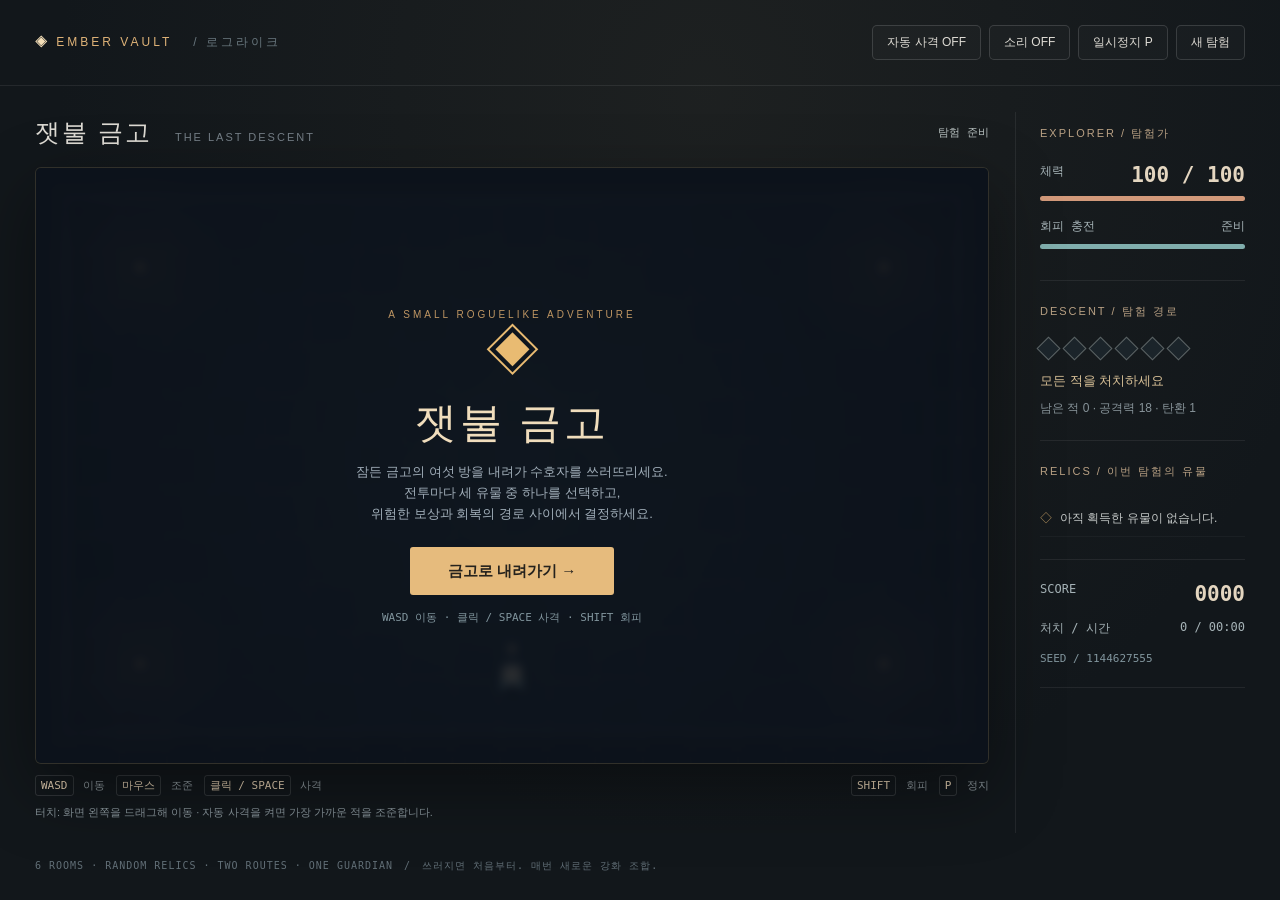
<file: sample_games/ember-vault-test/index.html>
<!doctype html>
<html lang="ko"><head><meta charset="utf-8"><meta name="viewport" content="width=device-width,initial-scale=1"><title>잿불 금고 · Ember Vault</title>
<style>
:root{color-scheme:dark;font:15px/1.6 'Segoe UI',sans-serif;color:#dedbd4;background:#12171b}*{box-sizing:border-box}body{margin:0;background:radial-gradient(ellipse at 55% 10%,#34332c55,transparent 65%);min-height:100vh}button{font:inherit;cursor:pointer;color:inherit}button:focus-visible{outline:2px solid #ffcf88;outline-offset:4px}button:hover{filter:brightness(1.15)}header{max-width:1380px;margin:auto;padding:25px 35px;display:flex;justify-content:space-between;align-items:center;border-bottom:1px solid #ffffff13}.brand{letter-spacing:3px;font-size:12px;color:#dfb378}.brand b{color:#f5dfb8}header nav{display:flex;gap:8px}.small{background:#ffffff05;border:1px solid #ffffff24;border-radius:5px;padding:7px 14px;font-size:12px}main{max-width:1380px;margin:auto;padding:26px 35px;display:grid;grid-template-columns:minmax(0,1fr) 230px;gap:26px}.kicker{letter-spacing:3px;color:#bf9663;font-size:10px}.top{display:flex;align-items:center;justify-content:space-between;margin-bottom:15px}h1{font-size:25px;font-weight:500;letter-spacing:2px;margin:0}h1 span{color:#757f87;font-size:11px;letter-spacing:2px;margin-left:14px}.status{font:11px monospace;color:#b7c0bf}.arena{position:relative;border:1px solid #6d5c4055;border-radius:6px;overflow:hidden;background:#141b20;box-shadow:0 25px 70px #0006}canvas{width:100%;display:block;aspect-ratio:8/5;touch-action:none}.overlay{position:absolute;inset:0;display:flex;align-items:center;justify-content:center;background:#0c121bdd;backdrop-filter:blur(5px);padding:20px;text-align:center}.overlay[hidden]{display:none}.box{width:min(600px,100%)}.ornament{font-size:55px;color:#e9bb72;line-height:1}.box h2{font:500 clamp(24px,4vw,42px)/1.2 Georgia,serif;color:#f0ddbc;margin:20px 0 12px;letter-spacing:3px}.box p{color:#a2afba;font-size:13px;max-width:420px;margin:14px auto 22px}.primary{background:#e6bb7d;border:0;color:#25221d;padding:12px 38px;border-radius:3px;font-weight:700}.cards{display:flex;gap:10px}.card{flex:1;text-align:left;background:#233037;border:1px solid #716448;padding:20px 16px;border-radius:5px;min-width:0}.card small{color:#caa572;font-size:10px;letter-spacing:2px}.card b{display:block;margin:14px 0 8px;font-size:15px}.card span{display:block;color:#adb6b9;font-size:12px}.below{display:flex;justify-content:space-between;font:11px monospace;color:#889297;padding-top:14px}.below kbd{color:#e2ceb1;padding:3px 5px;border:1px solid #ffffff20;border-radius:3px;margin-right:3px}aside{border-left:1px solid #ffffff12;padding:8px 0 0 24px}aside h3{font-size:11px;letter-spacing:2px;color:#b9a184;font-weight:500;margin:0 0 20px}.health{height:5px;background:#342d2c;border-radius:3px;overflow:hidden;margin:9px 0}.health i{display:block;background:#d2997a;height:100%;transition:width .15s}.metric{display:flex;justify-content:space-between;font:12px monospace;color:#a6b3b7}.metric strong{font-size:21px;color:#e4d6c0}.section{padding:22px 0;border-bottom:1px solid #ffffff12}.section:first-child{padding-top:5px}.route{display:flex;align-items:center;gap:9px;margin:14px 0}.dot{width:17px;height:17px;border:1px solid #5b6263;transform:rotate(45deg);background:#1b242a}.dot.past{background:#aa8a5b;border-color:#c9ac7a}.dot.current{border:2px solid #f0c482;box-shadow:0 0 15px #f0c48233}.muted{font-size:12px;color:#879399}.build{list-style:none;margin:0;padding:0;font-size:12px;color:#c4c8c7}.build li{border-bottom:1px solid #ffffff09;padding:8px 0}.build li:before{content:'◇';color:#c9a367;margin-right:8px}footer{max-width:1380px;margin:0 auto;padding:0 35px 20px;font:10px monospace;color:#626f77;letter-spacing:1px}.touch{display:none;gap:8px;margin-top:10px}.touch button{flex:1;touch-action:none}.objective{color:#dac298;font-size:13px;margin-bottom:7px}.tiny{font:11px monospace;color:#82969e;margin-top:15px}
@media(pointer:coarse){.touch{display:flex}}@media(max-width:850px){main{grid-template-columns:1fr;padding:18px 14px}header{padding:16px}aside{border-left:0;padding:0;display:grid;grid-template-columns:1fr 1fr;gap:20px}.section{padding:10px}.top h1 span{display:none}.below{font-size:9px}.cards{gap:6px}.card{padding:12px 8px}.card b{font-size:12px}.box p{font-size:11px;margin:8px auto 12px}.box h2{margin:8px}.ornament{font-size:25px}.section:last-child{display:none}footer{padding:0 14px 15px}}
</style></head><body>
<header><div class="brand"><b>◈</b> EMBER VAULT <span style="color:#68767d;margin-left:15px"> / 로그라이크</span></div><nav><button class="small" id="assist">자동 사격 OFF</button><button class="small" id="sound">소리 OFF</button><button class="small" id="pause">일시정지 P</button><button class="small" id="restart">새 탐험</button></nav></header>
<main><section><div class="top"><h1>잿불 금고 <span>THE LAST DESCENT</span></h1><div class="status" id="roomLabel">탐험 준비</div></div><div class="arena"><canvas id="game" width="960" height="600" tabindex="0" aria-label="잿불 금고 게임. WASD 이동, 마우스 조준, 클릭 또는 Space 사격, Shift 회피"></canvas><div class="overlay" id="overlay"><div class="box" id="modal"></div></div></div><div class="below"><span><kbd>WASD</kbd> 이동　<kbd>마우스</kbd> 조준　<kbd>클릭 / SPACE</kbd> 사격</span><span><kbd>SHIFT</kbd> 회피　<kbd>P</kbd> 정지</span></div><div class="touch"><button id="autoFire" class="small">자동 사격 OFF</button><button id="touchDash" class="small">회피</button></div><p class="muted" style="font-size:11px">터치: 화면 왼쪽을 드래그해 이동 · 자동 사격을 켜면 가장 가까운 적을 조준합니다.</p></section>
<aside><div class="section"><h3>EXPLORER / 탐험가</h3><div class="metric"><span>체력</span><strong id="hp">100 / 100</strong></div><div class="health"><i id="hpbar" style="width:100%"></i></div><div class="metric" style="margin-top:17px"><span>회피 충전</span><span id="dash">준비</span></div><div class="health"><i id="dashbar" style="background:#80aead;width:100%"></i></div></div><div class="section"><h3>DESCENT / 탐험 경로</h3><div class="route" id="map"></div><div class="objective" id="objective">금고의 여섯 번째 방으로</div><div class="muted" id="detail">방을 정리하고 힘을 선택하세요.</div></div><div class="section"><h3>RELICS / 이번 탐험의 유물</h3><ul class="build" id="build"><li>아직 획득한 유물이 없습니다.</li></ul></div><div class="section"><div class="metric"><span>SCORE</span><strong id="score">0000</strong></div><div class="metric" style="margin-top:14px"><span>처치 / 시간</span><span id="stats">0 / 00:00</span></div><div class="tiny" id="seed"></div></div></aside></main><footer>6 ROOMS · RANDOM RELICS · TWO ROUTES · ONE GUARDIAN　/　쓰러지면 처음부터. 매번 새로운 강화 조합.</footer>
<script src="engine.js"></script><script src="game.js"></script></body></html>
</file>
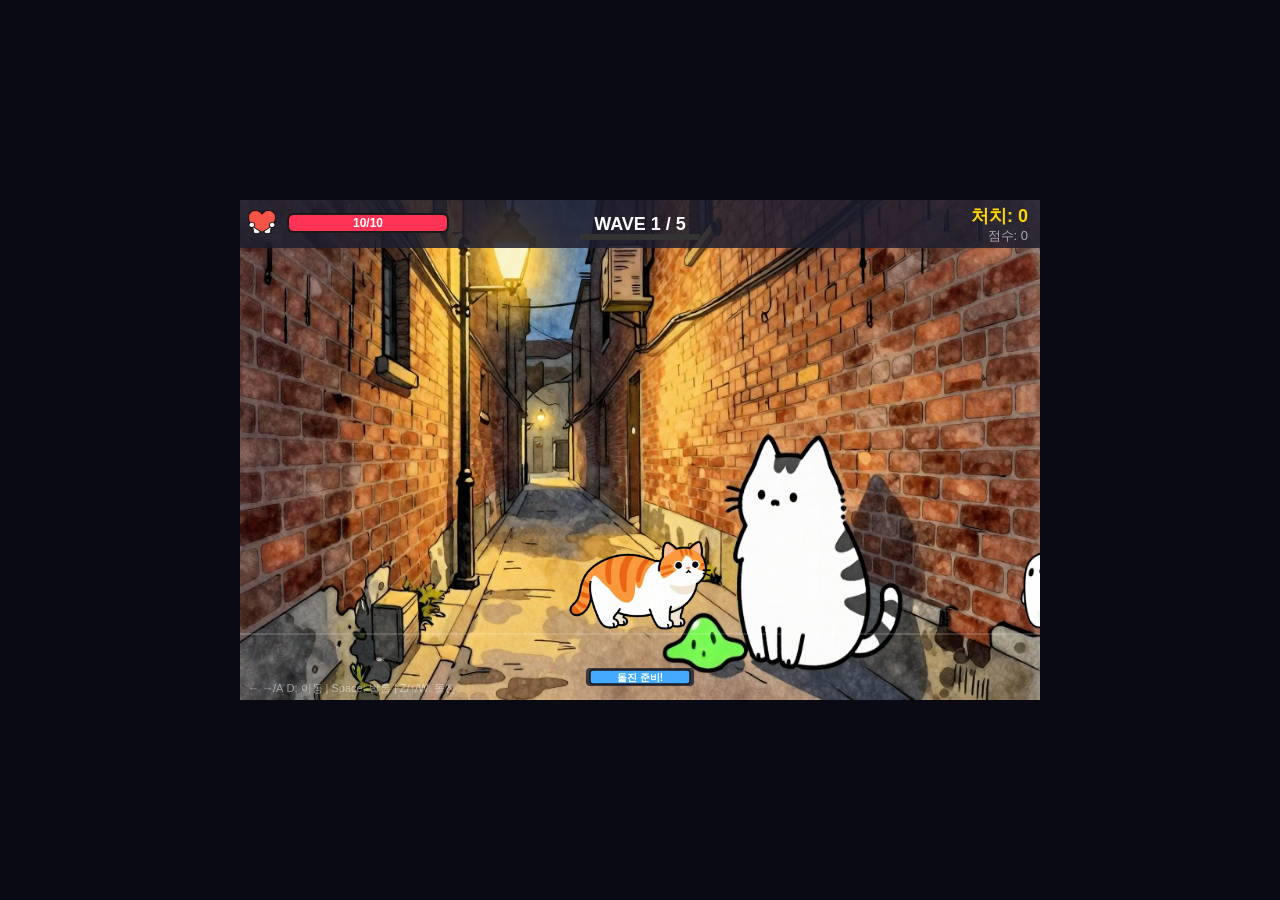
<file: sample_games/냥이의-발톱_html5_b5b3da0f99a5/index.html>
<!DOCTYPE html>
<html lang="ko">
<head>
<meta charset="UTF-8">
<meta name="viewport" content="width=device-width, initial-scale=1.0">
<title>냥이의 발톱</title>
<style>
  * { margin: 0; padding: 0; box-sizing: border-box; }
  body { background: #0a0a14; display: flex; flex-direction: column; align-items: center; justify-content: center; min-height: 100vh; font-family: 'Segoe UI', sans-serif; overflow: hidden; }
  #gameCanvas { display: block; max-width: 100vw; max-height: 100vh; image-rendering: pixelated; cursor: none; }
  #touchControls { display: none; position: fixed; bottom: 0; left: 0; right: 0; padding: 12px; background: rgba(0,0,0,0.4); }
  @media (pointer: coarse) { #touchControls { display: flex; justify-content: space-between; align-items: center; } }
  .touch-btn { background: rgba(255,255,255,0.15); border: 2px solid rgba(255,255,255,0.4); border-radius: 50%; color: #fff; font-size: 22px; width: 60px; height: 60px; display: flex; align-items: center; justify-content: center; user-select: none; -webkit-user-select: none; touch-action: none; }
  .touch-group { display: flex; gap: 8px; }
</style>
</head>
<body>
<canvas id="gameCanvas" width="800" height="500" aria-label="냥이의 발톱 게임 캔버스" role="img"></canvas>
<div id="touchControls" aria-label="터치 컨트롤">
  <div class="touch-group">
    <div class="touch-btn" id="btnLeft" aria-label="왼쪽">◀</div>
    <div class="touch-btn" id="btnRight" aria-label="오른쪽">▶</div>
  </div>
  <div class="touch-group">
    <div class="touch-btn" id="btnClaw" aria-label="발톱 공격">🐾</div>
    <div class="touch-btn" id="btnDash" aria-label="돌진">💨</div>
  </div>
</div>
<script>
(function(){
'use strict';

// ── Canvas setup ──────────────────────────────────────────────────────────────
const canvas = document.getElementById('gameCanvas');
const ctx = canvas.getContext('2d');
const W = 800, H = 500;

// ── Asset loading ─────────────────────────────────────────────────────────────
const imgs = {};
const ASSETS = [
  ['player',       'assets/player.png'],
  ['playerAtk',    'assets/player-attack.png'],
  ['playerDash',   'assets/player-dash.png'],
  ['slime',        'assets/enemy-slime.png'],
  ['ghost',        'assets/enemy-ghost.png'],
  ['mushroom',     'assets/enemy-mushroom.png'],
  ['boss',         'assets/enemy-boss.png'],
  ['heart',        'assets/collectible-heart.png'],
  ['backdrop',     'assets/backdrop.png'],
];
let assetsLoaded = 0;
const TOTAL_ASSETS = ASSETS.length;
ASSETS.forEach(([key, src]) => {
  const img = new Image();
  img.onload  = () => { imgs[key] = img; assetsLoaded++; };
  img.onerror = () => { imgs[key] = null; assetsLoaded++; };
  img.src = src;
});

// ── Palette ───────────────────────────────────────────────────────────────────
const PAL = {
  catOrange:'#F4A35A', catStripe:'#C0622A', catWhite:'#FFF5E4',
  slimeGreen:'#7EE87E', ghostWhite:'#E8EEF7', mushRed:'#E84040',
  bossPurple:'#7B3FA0', outline:'#1A1A1A',
  wallColor:'#8B7355', floorColor:'#4A4A5A', lampYellow:'#FFE066',
  uiBg:'#1E1E2E', uiAccent:'#FF6B9D', healthRed:'#FF3355', scoreGold:'#FFD700',
};

// ── Game constants ────────────────────────────────────────────────────────────
const PLAYER_SPEED   = 220;
const PLAYER_W       = 80;
const PLAYER_H       = 56;
const CLAW_RANGE     = 60;
const CLAW_DAMAGE    = 2;
const DASH_RANGE     = 200;
const DASH_DAMAGE    = 1;
const DASH_COOLDOWN  = 3.0;
const DASH_DURATION  = 0.25;
const CONTACT_INTERVAL = 0.5;
const PLAYER_MAX_HP  = 10;
const ENEMY_BASE_HP  = 3;
const BOSS_HP        = 6;
const FLOOR_Y        = H - 80;
const GROUND_Y       = FLOOR_Y + 10;

// Wave config: [monsterCount, speed]
const WAVE_CONFIG = [
  [5,  50],   // wave 1
  [7,  60],   // wave 2
  [9,  70],   // wave 3
  [11, 80],   // wave 4
  [13, 90],   // wave 5
];
const TOTAL_WAVES = 5;
const REST_DURATION = 3.0;

// ── State ─────────────────────────────────────────────────────────────────────
let state = 'PLAYING'; // PLAYING | WAVE_REST | GAME_OVER | RESULT
let wave = 1;
let restTimer = 0;
let score = 0;
let killCount = 0;
let player, enemies, particles, scorePopups, clawEffect, dashTrails;
let lastTime = 0;

// ── Input ─────────────────────────────────────────────────────────────────────
const keys = {};
const justPressed = {};
window.addEventListener('keydown', e => {
  if (!keys[e.code]) justPressed[e.code] = true;
  keys[e.code] = true;
  if (['Space','ArrowLeft','ArrowRight','ArrowUp','ArrowDown','KeyZ','KeyA','KeyD','KeyW','KeyS','KeyR'].includes(e.code)) e.preventDefault();
});
window.addEventListener('keyup', e => { keys[e.code] = false; });

// Touch controls
function setupTouch(id, code) {
  const el = document.getElementById(id);
  if (!el) return;
  el.addEventListener('pointerdown', e => { e.preventDefault(); keys[code] = true; justPressed[code] = true; });
  el.addEventListener('pointerup',   e => { e.preventDefault(); keys[code] = false; });
  el.addEventListener('pointerleave',e => { keys[code] = false; });
}
setupTouch('btnLeft',  'ArrowLeft');
setupTouch('btnRight', 'ArrowRight');
setupTouch('btnClaw',  'Space');
setupTouch('btnDash',  'KeyZ');

// ── Player factory ────────────────────────────────────────────────────────────
function makePlayer() {
  return {
    x: W / 2, y: GROUND_Y,
    vx: 0,
    hp: PLAYER_MAX_HP,
    facing: 1,          // 1=right, -1=left
    dashCooldown: 0,
    dashTimer: 0,
    isDashing: false,
    dashDir: 1,
    clawTimer: 0,       // visual only
    attackTimer: 0,     // show attack sprite
    contactTimers: {},  // enemyId -> timer
  };
}

// ── Enemy factory ─────────────────────────────────────────────────────────────
let enemyIdCounter = 0;
function makeEnemy(x, speed, isBoss, type) {
  return {
    id: enemyIdCounter++,
    x, y: GROUND_Y,
    speed,
    isBoss,
    type,   // 'slime'|'ghost'|'mushroom'|'boss'
    hp: isBoss ? BOSS_HP : ENEMY_BASE_HP,
    maxHp: isBoss ? BOSS_HP : ENEMY_BASE_HP,
    w: isBoss ? 90 : 56,
    h: isBoss ? 90 : 56,
    hitFlash: 0,
    dead: false,
  };
}

// ── Particle factory ──────────────────────────────────────────────────────────
function spawnParticles(x, y, count, color) {
  for (let i = 0; i < count; i++) {
    const angle = (Math.PI * 2 / count) * i + Math.random() * 0.5;
    const speed = 60 + Math.random() * 80;
    particles.push({
      x, y,
      vx: Math.cos(angle) * speed,
      vy: Math.sin(angle) * speed - 40,
      life: 0.5 + Math.random() * 0.3,
      maxLife: 0.5 + Math.random() * 0.3,
      size: 6 + Math.random() * 6,
      color,
      shape: Math.random() < 0.5 ? 'heart' : 'star',
    });
  }
}

function spawnScorePopup(x, y, text) {
  scorePopups.push({ x, y, text, life: 0.8, maxLife: 0.8 });
}

// ── Init game ─────────────────────────────────────────────────────────────────
function initGame() {
  state = 'PLAYING';
  wave = 1;
  score = 0;
  killCount = 0;
  restTimer = 0;
  player = makePlayer();
  enemies = [];
  particles = [];
  scorePopups = [];
  clawEffect = null;
  dashTrails = [];
  spawnWave(wave);
}

function spawnWave(waveNum) {
  const [count, speed] = WAVE_CONFIG[waveNum - 1];
  const types = ['slime', 'ghost', 'mushroom'];
  enemies = [];
  for (let i = 0; i < count; i++) {
    const fromLeft = i % 2 === 0;
    const x = fromLeft ? -60 - Math.random() * 200 : W + 60 + Math.random() * 200;
    const type = waveNum === 5 && i === 0 ? 'boss' : types[Math.floor(Math.random() * types.length)];
    const isBoss = type === 'boss';
    enemies.push(makeEnemy(x, speed * (isBoss ? 0.6 : 1), isBoss, type));
  }
}

// ── Update ────────────────────────────────────────────────────────────────────
function update(dt) {
  if (state === 'WAVE_REST') {
    restTimer -= dt;
    if (restTimer <= 0) {
      wave++;
      if (wave > TOTAL_WAVES) {
        // Calculate final score
        score = Math.floor(killCount * (1 + player.hp * 0.1));
        state = 'RESULT';
      } else {
        state = 'PLAYING';
        spawnWave(wave);
      }
    }
    updateParticles(dt);
    updateScorePopups(dt);
    return;
  }
  if (state !== 'PLAYING') return;

  // ── Player movement ──
  let moveX = 0;
  if (keys['ArrowLeft']  || keys['KeyA']) moveX -= 1;
  if (keys['ArrowRight'] || keys['KeyD']) moveX += 1;

  // Dash overrides movement
  if (player.isDashing) {
    player.dashTimer -= dt;
    player.x += player.dashDir * DASH_RANGE / DASH_DURATION * dt;
    // Add trail
    dashTrails.push({ x: player.x, y: player.y, life: 0.2, maxLife: 0.2 });
    if (player.dashTimer <= 0) {
      player.isDashing = false;
    }
  } else {
    player.x += moveX * PLAYER_SPEED * dt;
    if (moveX !== 0) player.facing = moveX;
  }

  // Clamp player to screen
  player.x = Math.max(PLAYER_W / 2, Math.min(W - PLAYER_W / 2, player.x));

  // Dash cooldown
  if (player.dashCooldown > 0) player.dashCooldown -= dt;

  // Attack timers
  if (player.clawTimer > 0) player.clawTimer -= dt;
  if (player.attackTimer > 0) player.attackTimer -= dt;

  // ── Claw attack (Space) ──
  if (justPressed['Space']) {
    doClaw();
  }

  // ── Dash (Z or ArrowUp / KeyW) ──
  if ((justPressed['KeyZ'] || justPressed['ArrowUp'] || justPressed['KeyW']) && !player.isDashing && player.dashCooldown <= 0) {
    doDash();
  }

  // ── Enemy update ──
  enemies.forEach(e => {
    if (e.dead) return;
    const dir = e.x < player.x ? 1 : -1;
    e.x += dir * e.speed * dt;
    if (e.hitFlash > 0) e.hitFlash -= dt;

    // Contact damage
    if (Math.abs(e.x - player.x) < (PLAYER_W / 2 + e.w / 2) * 0.8) {
      if (!player.contactTimers[e.id]) player.contactTimers[e.id] = 0;
      player.contactTimers[e.id] += dt;
      if (player.contactTimers[e.id] >= CONTACT_INTERVAL) {
        player.hp -= 1;
        player.contactTimers[e.id] = 0;
        spawnParticles(player.x, player.y - 20, 4, PAL.healthRed);
        if (player.hp <= 0) {
          player.hp = 0;
          state = 'GAME_OVER';
        }
      }
    } else {
      player.contactTimers[e.id] = 0;
    }
  });

  // Remove dead enemies
  enemies = enemies.filter(e => !e.dead);

  // Check wave clear
  if (enemies.length === 0) {
    if (wave === TOTAL_WAVES) {
      score = Math.floor(killCount * (1 + player.hp * 0.1));
      state = 'RESULT';
    } else {
      state = 'WAVE_REST';
      restTimer = REST_DURATION;
      spawnParticles(W / 2, H / 2, 20, PAL.scoreGold);
    }
  }

  // Update dash trails
  dashTrails = dashTrails.filter(t => t.life > 0);
  dashTrails.forEach(t => t.life -= dt);

  // Claw effect
  if (clawEffect) {
    clawEffect.timer -= dt;
    if (clawEffect.timer <= 0) clawEffect = null;
  }

  updateParticles(dt);
  updateScorePopups(dt);

  // Clear justPressed
  for (const k in justPressed) delete justPressed[k];
}

function doClaw() {
  player.clawTimer = 0.15;
  player.attackTimer = 0.15;
  const cx = player.x + player.facing * (PLAYER_W / 2 + CLAW_RANGE / 2);
  clawEffect = { x: cx, y: player.y - 20, dir: player.facing, timer: 0.15 };
  enemies.forEach(e => {
    if (e.dead) return;
    const dist = Math.abs(e.x - player.x);
    if (dist < PLAYER_W / 2 + CLAW_RANGE + e.w / 2) {
      // Must be in front
      const inFront = (player.facing === 1 && e.x > player.x - 20) ||
                      (player.facing === -1 && e.x < player.x + 20);
      if (inFront) {
        hitEnemy(e, CLAW_DAMAGE);
      }
    }
  });
}

function doDash() {
  player.isDashing = true;
  player.dashTimer = DASH_DURATION;
  player.dashDir = player.facing;
  player.dashCooldown = DASH_COOLDOWN;
  player.attackTimer = DASH_DURATION;
  // Immediate hit check along dash path
  enemies.forEach(e => {
    if (e.dead) return;
    const ahead = player.facing === 1 ? (e.x > player.x && e.x < player.x + DASH_RANGE + e.w) :
                                        (e.x < player.x && e.x > player.x - DASH_RANGE - e.w);
    if (ahead && Math.abs(e.y - player.y) < 60) {
      hitEnemy(e, DASH_DAMAGE);
    }
  });
}

function hitEnemy(e, dmg) {
  e.hp -= dmg;
  e.hitFlash = 0.15;
  if (e.hp <= 0) {
    e.dead = true;
    killCount++;
    const pts = e.isBoss ? 10 : 2;
    spawnParticles(e.x, e.y - e.h / 2, e.isBoss ? 12 : 6, e.isBoss ? PAL.bossPurple : PAL.slimeGreen);
    spawnScorePopup(e.x, e.y - e.h, '+' + pts);
  }
}

function updateParticles(dt) {
  particles.forEach(p => {
    p.x += p.vx * dt;
    p.y += p.vy * dt;
    p.vy += 200 * dt;
    p.life -= dt;
  });
  particles = particles.filter(p => p.life > 0);
}

function updateScorePopups(dt) {
  scorePopups.forEach(p => { p.y -= 40 * dt; p.life -= dt; });
  scorePopups = scorePopups.filter(p => p.life > 0);
}

// ── Draw helpers ──────────────────────────────────────────────────────────────
function drawBackdrop() {
  if (imgs.backdrop) {
    ctx.drawImage(imgs.backdrop, 0, 0, W, H);
  } else {
    // Fallback: draw alley
    ctx.fillStyle = '#1E1E2E';
    ctx.fillRect(0, 0, W, H);
    // Floor
    ctx.fillStyle = PAL.floorColor;
    ctx.fillRect(0, FLOOR_Y, W, H - FLOOR_Y);
    // Floor tiles
    ctx.strokeStyle = '#3a3a4a';
    ctx.lineWidth = 1;
    for (let x = 0; x < W; x += 60) {
      ctx.beginPath(); ctx.moveTo(x, FLOOR_Y); ctx.lineTo(x, H); ctx.stroke();
    }
    for (let y = FLOOR_Y; y < H; y += 40) {
      ctx.beginPath(); ctx.moveTo(0, y); ctx.lineTo(W, y); ctx.stroke();
    }
    // Brick walls
    ctx.fillStyle = PAL.wallColor;
    ctx.fillRect(0, 0, W, FLOOR_Y);
    ctx.strokeStyle = '#6b5335';
    ctx.lineWidth = 1.5;
    for (let row = 0; row < FLOOR_Y / 20; row++) {
      const offset = row % 2 === 0 ? 0 : 30;
      for (let col = -offset; col < W; col += 60) {
        ctx.strokeRect(col, row * 20, 58, 18);
      }
    }
    // Lamps
    drawLamp(80, 0);
    drawLamp(W - 80, 0);
  }
}

function drawLamp(x, y) {
  // Glow
  const grd = ctx.createRadialGradient(x, y + 60, 5, x, y + 60, 120);
  grd.addColorStop(0, 'rgba(255,224,102,0.35)');
  grd.addColorStop(1, 'rgba(255,224,102,0)');
  ctx.fillStyle = grd;
  ctx.fillRect(x - 120, y, 240, 200);
  // Pole
  ctx.fillStyle = '#555';
  ctx.fillRect(x - 4, y, 8, 80);
  // Lamp head
  ctx.fillStyle = PAL.lampYellow;
  ctx.beginPath();
  ctx.ellipse(x, y + 20, 16, 10, 0, 0, Math.PI * 2);
  ctx.fill();
}

function drawPlayerFallback(p, sprite) {
  ctx.save();
  ctx.translate(p.x, p.y - PLAYER_H / 2);
  if (p.facing === -1) ctx.scale(-1, 1);
  // Body
  ctx.fillStyle = PAL.catWhite;
  ctx.beginPath();
  ctx.ellipse(0, 0, PLAYER_W / 2, PLAYER_H / 2, 0, 0, Math.PI * 2);
  ctx.fill();
  // Stripes
  ctx.fillStyle = PAL.catOrange;
  for (let i = -2; i <= 2; i++) {
    ctx.fillRect(i * 12 - 4, -PLAYER_H / 2, 8, PLAYER_H);
  }
  ctx.fillStyle = PAL.catStripe;
  for (let i = -1; i <= 1; i++) {
    ctx.fillRect(i * 12 - 2, -PLAYER_H / 2, 4, PLAYER_H);
  }
  // Outline
  ctx.strokeStyle = PAL.outline;
  ctx.lineWidth = 2.5;
  ctx.beginPath();
  ctx.ellipse(0, 0, PLAYER_W / 2, PLAYER_H / 2, 0, 0, Math.PI * 2);
  ctx.stroke();
  // Ears
  ctx.fillStyle = PAL.catOrange;
  ctx.beginPath();
  ctx.moveTo(-20, -PLAYER_H / 2);
  ctx.lineTo(-30, -PLAYER_H / 2 - 18);
  ctx.lineTo(-10, -PLAYER_H / 2 + 4);
  ctx.closePath(); ctx.fill();
  ctx.beginPath();
  ctx.moveTo(10, -PLAYER_H / 2);
  ctx.lineTo(20, -PLAYER_H / 2 - 18);
  ctx.lineTo(28, -PLAYER_H / 2 + 4);
  ctx.closePath(); ctx.fill();
  ctx.strokeStyle = PAL.outline; ctx.lineWidth = 2;
  // Eyes
  ctx.fillStyle = '#fff';
  ctx.beginPath(); ctx.ellipse(-12, -4, 8, 9, 0, 0, Math.PI * 2); ctx.fill();
  ctx.beginPath(); ctx.ellipse(12, -4, 8, 9, 0, 0, Math.PI * 2); ctx.fill();
  ctx.fillStyle = '#1a1a1a';
  ctx.beginPath(); ctx.ellipse(-12, -4, 5, 6, 0, 0, Math.PI * 2); ctx.fill();
  ctx.beginPath(); ctx.ellipse(12, -4, 5, 6, 0, 0, Math.PI * 2); ctx.fill();
  ctx.restore();
}

function drawPlayer(p) {
  ctx.save();
  ctx.translate(p.x, p.y);

  let img = imgs.player;
  if (p.isDashing && imgs.playerDash) img = imgs.playerDash;
  else if (p.attackTimer > 0 && imgs.playerAtk) img = imgs.playerAtk;

  if (img) {
    const scale = PLAYER_H / img.height * 1.6;
    const dw = img.width * scale;
    const dh = img.height * scale;
    if (p.facing === -1) {
      ctx.scale(-1, 1);
    }
    ctx.drawImage(img, -dw / 2, -dh, dw, dh);
  } else {
    drawPlayerFallback(p, null);
  }

  // Dash trails
  if (p.isDashing) {
    dashTrails.forEach((t, i) => {
      ctx.save();
      ctx.globalAlpha = t.life / t.maxLife * 0.4;
      ctx.fillStyle = PAL.lampYellow;
      ctx.fillRect(-(p.dashDir * i * 12) - 20, -PLAYER_H * 0.5, 40, 4);
      ctx.restore();
    });
  }

  ctx.restore();
}

function drawEnemyFallback(e) {
  ctx.save();
  ctx.translate(e.x, e.y - e.h / 2);
  if (e.hitFlash > 0) ctx.globalAlpha = 0.5 + Math.sin(Date.now() / 50) * 0.5;
  const s = e.isBoss ? 1.5 : 1;
  ctx.scale(s, s);
  const hw = e.w / 2 / s, hh = e.h / 2 / s;

  if (e.type === 'slime' || e.type === 'boss') {
    ctx.fillStyle = e.isBoss ? PAL.bossPurple : PAL.slimeGreen;
    ctx.beginPath();
    ctx.ellipse(0, 0, hw, hh, 0, 0, Math.PI * 2);
    ctx.fill();
    ctx.strokeStyle = PAL.outline; ctx.lineWidth = 2.5;
    ctx.stroke();
    // Eyes
    ctx.fillStyle = '#fff';
    ctx.beginPath(); ctx.ellipse(-hw * 0.3, -hh * 0.1, hw * 0.2, hh * 0.25, 0, 0, Math.PI * 2); ctx.fill();
    ctx.beginPath(); ctx.ellipse(hw * 0.3, -hh * 0.1, hw * 0.2, hh * 0.25, 0, 0, Math.PI * 2); ctx.fill();
    ctx.fillStyle = '#1a1a1a';
    ctx.beginPath(); ctx.ellipse(-hw * 0.3, -hh * 0.1, hw * 0.1, hh * 0.15, 0, 0, Math.PI * 2); ctx.fill();
    ctx.beginPath(); ctx.ellipse(hw * 0.3, -hh * 0.1, hw * 0.1, hh * 0.15, 0, 0, Math.PI * 2); ctx.fill();
    if (e.isBoss) {
      // Crown
      ctx.fillStyle = PAL.scoreGold;
      ctx.beginPath();
      ctx.moveTo(-hw * 0.5, -hh);
      ctx.lineTo(-hw * 0.5, -hh - 14);
      ctx.lineTo(-hw * 0.2, -hh - 8);
      ctx.lineTo(0, -hh - 18);
      ctx.lineTo(hw * 0.2, -hh - 8);
      ctx.lineTo(hw * 0.5, -hh - 14);
      ctx.lineTo(hw * 0.5, -hh);
      ctx.closePath(); ctx.fill();
      ctx.strokeStyle = PAL.outline; ctx.lineWidth = 1.5; ctx.stroke();
    }
  } else if (e.type === 'ghost') {
    ctx.fillStyle = PAL.ghostWhite;
    ctx.beginPath();
    ctx.arc(0, -hh * 0.2, hw * 0.9, Math.PI, 0);
    ctx.bezierCurveTo(hw * 0.9, hh * 0.5, hw * 0.6, hh * 0.3, hw * 0.3, hh * 0.5);
    ctx.bezierCurveTo(0, hh * 0.7, -hw * 0.3, hh * 0.3, -hw * 0.6, hh * 0.5);
    ctx.bezierCurveTo(-hw * 0.9, hh * 0.7, -hw * 0.9, hh * 0.3, -hw * 0.9, -hh * 0.2);
    ctx.closePath(); ctx.fill();
    ctx.strokeStyle = PAL.outline; ctx.lineWidth = 2; ctx.stroke();
    ctx.fillStyle = '#1a1a1a';
    ctx.beginPath(); ctx.ellipse(-hw * 0.3, -hh * 0.1, hw * 0.15, hh * 0.18, 0, 0, Math.PI * 2); ctx.fill();
    ctx.beginPath(); ctx.ellipse(hw * 0.3, -hh * 0.1, hw * 0.15, hh * 0.18, 0, 0, Math.PI * 2); ctx.fill();
  } else if (e.type === 'mushroom') {
    // Body
    ctx.fillStyle = PAL.catWhite;
    ctx.fillRect(-hw * 0.4, -hh * 0.1, hw * 0.8, hh * 0.6);
    // Cap
    ctx.fillStyle = PAL.mushRed;
    ctx.beginPath();
    ctx.arc(0, -hh * 0.2, hw * 0.9, Math.PI, 0, false);
    ctx.closePath(); ctx.fill();
    ctx.strokeStyle = PAL.outline; ctx.lineWidth = 2; ctx.stroke();
    // Spots
    ctx.fillStyle = '#fff';
    ctx.beginPath(); ctx.arc(-hw * 0.3, -hh * 0.4, hw * 0.12, 0, Math.PI * 2); ctx.fill();
    ctx.beginPath(); ctx.arc(hw * 0.3, -hh * 0.5, hw * 0.1, 0, Math.PI * 2); ctx.fill();
    ctx.beginPath(); ctx.arc(0, -hh * 0.6, hw * 0.08, 0, Math.PI * 2); ctx.fill();
    // Eyes
    ctx.fillStyle = '#1a1a1a';
    ctx.beginPath(); ctx.ellipse(-hw * 0.2, -hh * 0.05, hw * 0.12, hh * 0.14, 0, 0, Math.PI * 2); ctx.fill();
    ctx.beginPath(); ctx.ellipse(hw * 0.2, -hh * 0.05, hw * 0.12, hh * 0.14, 0, 0, Math.PI * 2); ctx.fill();
    // Legs
    ctx.fillStyle = PAL.catWhite;
    ctx.strokeStyle = PAL.outline; ctx.lineWidth = 2;
    ctx.fillRect(-hw * 0.35, hh * 0.45, hw * 0.25, hh * 0.3);
    ctx.strokeRect(-hw * 0.35, hh * 0.45, hw * 0.25, hh * 0.3);
    ctx.fillRect(hw * 0.1, hh * 0.45, hw * 0.25, hh * 0.3);
    ctx.strokeRect(hw * 0.1, hh * 0.45, hw * 0.25, hh * 0.3);
  }
  ctx.restore();
}

function drawEnemy(e) {
  if (e.dead) return;
  ctx.save();
  if (e.hitFlash > 0) ctx.globalAlpha = 0.5 + Math.abs(Math.sin(Date.now() / 40)) * 0.5;

  const imgKey = e.type === 'boss' ? 'boss' : e.type === 'slime' ? 'slime' : e.type === 'ghost' ? 'ghost' : 'mushroom';
  const img = imgs[imgKey];
  const scale = e.isBoss ? 1.5 : 1.0;
  const drawH = e.h * scale * 1.4;
  const drawW = img ? img.width * (drawH / img.height) : e.w * scale;

  if (img) {
    const dir = e.x < player.x ? 1 : -1;
    ctx.translate(e.x, e.y);
    if (dir === -1) ctx.scale(-1, 1);
    ctx.drawImage(img, -drawW / 2, -drawH, drawW, drawH);
  } else {
    ctx.translate(0, 0);
    drawEnemyFallback(e);
  }

  ctx.restore();

  // HP bar for boss
  if (e.isBoss) {
    const bw = 80, bh = 8;
    const bx = e.x - bw / 2, by = e.y - e.h * 1.5 - 16;
    ctx.fillStyle = '#333';
    ctx.fillRect(bx, by, bw, bh);
    ctx.fillStyle = PAL.healthRed;
    ctx.fillRect(bx, by, bw * (e.hp / e.maxHp), bh);
    ctx.strokeStyle = PAL.outline;
    ctx.lineWidth = 1.5;
    ctx.strokeRect(bx, by, bw, bh);
  }
}

function drawClawEffect() {
  if (!clawEffect) return;
  ctx.save();
  ctx.translate(clawEffect.x, clawEffect.y);
  if (clawEffect.dir === -1) ctx.scale(-1, 1);
  const alpha = clawEffect.timer / 0.15;
  ctx.globalAlpha = alpha;
  ctx.strokeStyle = '#fff';
  ctx.lineWidth = 3;
  for (let i = -1; i <= 1; i++) {
    ctx.beginPath();
    ctx.arc(0, i * 12, 28, -Math.PI * 0.6, Math.PI * 0.1);
    ctx.stroke();
  }
  ctx.restore();
}

function drawParticles() {
  particles.forEach(p => {
    ctx.save();
    ctx.globalAlpha = p.life / p.maxLife;
    ctx.fillStyle = p.color;
    ctx.translate(p.x, p.y);
    const s = p.size * (p.life / p.maxLife);
    if (p.shape === 'heart') {
      ctx.font = `${s * 2}px serif`;
      ctx.textAlign = 'center';
      ctx.textBaseline = 'middle';
      ctx.fillText('♥', 0, 0);
    } else {
      ctx.font = `${s * 2}px serif`;
      ctx.textAlign = 'center';
      ctx.textBaseline = 'middle';
      ctx.fillText('★', 0, 0);
    }
    ctx.restore();
  });
}

function drawScorePopups() {
  scorePopups.forEach(p => {
    ctx.save();
    ctx.globalAlpha = p.life / p.maxLife;
    ctx.fillStyle = PAL.scoreGold;
    ctx.font = 'bold 18px sans-serif';
    ctx.textAlign = 'center';
    ctx.fillText(p.text, p.x, p.y);
    ctx.restore();
  });
}

function drawHUD() {
  // Background bar
  ctx.fillStyle = 'rgba(30,30,46,0.85)';
  ctx.fillRect(0, 0, W, 48);

  // HP bar
  const hpBarW = 160, hpBarH = 18;
  const hpX = 48, hpY = 14;
  // Heart icon
  if (imgs.heart) {
    ctx.drawImage(imgs.heart, 8, 10, 28, 24);
  } else {
    ctx.fillStyle = PAL.healthRed;
    ctx.font = '22px serif';
    ctx.fillText('♥', 8, 32);
  }
  ctx.fillStyle = '#333';
  roundRect(ctx, hpX, hpY, hpBarW, hpBarH, 6);
  ctx.fill();
  ctx.fillStyle = PAL.healthRed;
  roundRect(ctx, hpX, hpY, hpBarW * (player.hp / PLAYER_MAX_HP), hpBarH, 6);
  ctx.fill();
  ctx.strokeStyle = PAL.outline;
  ctx.lineWidth = 2;
  roundRect(ctx, hpX, hpY, hpBarW, hpBarH, 6);
  ctx.stroke();
  ctx.fillStyle = '#fff';
  ctx.font = 'bold 12px sans-serif';
  ctx.textAlign = 'center';
  ctx.fillText(player.hp + '/' + PLAYER_MAX_HP, hpX + hpBarW / 2, hpY + 13);

  // Wave indicator
  ctx.fillStyle = '#fff';
  ctx.font = 'bold 18px sans-serif';
  ctx.textAlign = 'center';
  ctx.fillText('WAVE ' + wave + ' / ' + TOTAL_WAVES, W / 2, 30);
  // Wave progress bar
  const wpW = 120;
  const waveProgress = 1 - (enemies.length / (WAVE_CONFIG[wave - 1][0]));
  ctx.fillStyle = '#333';
  ctx.fillRect(W / 2 - wpW / 2, 34, wpW, 6);
  ctx.fillStyle = PAL.uiAccent;
  ctx.fillRect(W / 2 - wpW / 2, 34, wpW * Math.max(0, waveProgress), 6);

  // Score
  ctx.fillStyle = PAL.scoreGold;
  ctx.font = 'bold 18px sans-serif';
  ctx.textAlign = 'right';
  ctx.fillText('처치: ' + killCount, W - 12, 22);
  ctx.fillStyle = '#aaa';
  ctx.font = '13px sans-serif';
  ctx.fillText('점수: ' + Math.floor(killCount * (1 + player.hp * 0.1)), W - 12, 40);

  // Dash cooldown bar
  const dcW = 100, dcH = 14;
  const dcX = W / 2 - dcW / 2, dcY = H - 30;
  ctx.fillStyle = 'rgba(30,30,46,0.8)';
  roundRect(ctx, dcX - 4, dcY - 2, dcW + 8, dcH + 4, 4);
  ctx.fill();
  const dashReady = player.dashCooldown <= 0;
  ctx.fillStyle = dashReady ? '#4af' : '#555';
  const fill = dashReady ? dcW : dcW * (1 - player.dashCooldown / DASH_COOLDOWN);
  roundRect(ctx, dcX, dcY, fill, dcH, 3);
  ctx.fill();
  ctx.strokeStyle = PAL.outline; ctx.lineWidth = 1.5;
  roundRect(ctx, dcX, dcY, dcW, dcH, 3);
  ctx.stroke();
  ctx.fillStyle = '#fff';
  ctx.font = 'bold 10px sans-serif';
  ctx.textAlign = 'center';
  ctx.fillText(dashReady ? '돌진 준비!' : '돌진 쿨타임', W / 2, dcY + 11);

  // Controls hint
  ctx.fillStyle = 'rgba(255,255,255,0.5)';
  ctx.font = '11px sans-serif';
  ctx.textAlign = 'left';
  ctx.fillText('← →/A D: 이동 | Space: 발톱 | Z/↑/W: 돌진', 8, H - 8);
}

function roundRect(ctx, x, y, w, h, r) {
  if (w < 0) w = 0;
  ctx.beginPath();
  ctx.moveTo(x + r, y);
  ctx.lineTo(x + w - r, y);
  ctx.quadraticCurveTo(x + w, y, x + w, y + r);
  ctx.lineTo(x + w, y + h - r);
  ctx.quadraticCurveTo(x + w, y + h, x + w - r, y + h);
  ctx.lineTo(x + r, y + h);
  ctx.quadraticCurveTo(x, y + h, x, y + h - r);
  ctx.lineTo(x, y + r);
  ctx.quadraticCurveTo(x, y, x + r, y);
  ctx.closePath();
}

function drawWaveRest() {
  ctx.fillStyle = 'rgba(0,0,0,0.55)';
  ctx.fillRect(0, 0, W, H);
  ctx.fillStyle = PAL.scoreGold;
  ctx.font = 'bold 42px sans-serif';
  ctx.textAlign = 'center';
  ctx.shadowColor = PAL.scoreGold;
  ctx.shadowBlur = 20;
  ctx.fillText('Wave ' + wave + ' Clear!', W / 2, H / 2 - 30);
  ctx.shadowBlur = 0;
  ctx.fillStyle = '#fff';
  ctx.font = 'bold 28px sans-serif';
  ctx.fillText(Math.ceil(restTimer) + '초 후 다음 웨이브...', W / 2, H / 2 + 20);
  ctx.fillStyle = PAL.uiAccent;
  ctx.font = '18px sans-serif';
  ctx.fillText('처치 수: ' + killCount, W / 2, H / 2 + 60);
}

function drawGameOver() {
  ctx.fillStyle = 'rgba(0,0,0,0.7)';
  ctx.fillRect(0, 0, W, H);
  ctx.fillStyle = PAL.healthRed;
  ctx.font = 'bold 52px sans-serif';
  ctx.textAlign = 'center';
  ctx.shadowColor = PAL.healthRed;
  ctx.shadowBlur = 30;
  ctx.fillText('GAME OVER', W / 2, H / 2 - 50);
  ctx.shadowBlur = 0;
  ctx.fillStyle = '#fff';
  ctx.font = 'bold 22px sans-serif';
  ctx.fillText('웨이브 ' + wave + ' | 처치 수: ' + killCount, W / 2, H / 2 + 10);
  ctx.fillStyle = PAL.scoreGold;
  ctx.font = '18px sans-serif';
  ctx.fillText('[R] 키로 다시 시작', W / 2, H / 2 + 50);
}

function getRank(sc) {
  if (sc >= 200) return 'S';
  if (sc >= 150) return 'A';
  if (sc >= 100) return 'B';
  return 'C';
}

function drawResult() {
  ctx.fillStyle = 'rgba(0,0,0,0.75)';
  ctx.fillRect(0, 0, W, H);

  // Fireworks particles
  drawParticles();

  // Result panel
  ctx.fillStyle = PAL.uiBg;
  ctx.strokeStyle = PAL.scoreGold;
  ctx.lineWidth = 4;
  roundRect(ctx, W / 2 - 200, H / 2 - 160, 400, 300, 20);
  ctx.fill(); ctx.stroke();

  ctx.fillStyle = PAL.scoreGold;
  ctx.font = 'bold 28px sans-serif';
  ctx.textAlign = 'center';
  ctx.fillText('🎉 5웨이브 클리어! 🎉', W / 2, H / 2 - 110);

  // Rank circle
  const rank = getRank(score);
  const rankColors = { S:'#FFD700', A:'#FF6B9D', B:'#4af', C:'#aaa' };
  ctx.fillStyle = rankColors[rank] || '#fff';
  ctx.beginPath();
  ctx.arc(W / 2, H / 2 - 30, 55, 0, Math.PI * 2);
  ctx.fill();
  ctx.strokeStyle = PAL.outline; ctx.lineWidth = 3;
  ctx.stroke();
  ctx.fillStyle = PAL.uiBg;
  ctx.font = 'bold 64px sans-serif';
  ctx.fillText(rank, W / 2, H / 2 - 10);

  ctx.fillStyle = '#fff';
  ctx.font = 'bold 20px sans-serif';
  ctx.fillText('최종 점수: ' + score, W / 2, H / 2 + 60);
  ctx.fillStyle = '#aaa';
  ctx.font = '15px sans-serif';
  ctx.fillText('처치 수 ' + killCount + ' × (1 + ' + player.hp + ' × 0.1)', W / 2, H / 2 + 90);
  ctx.fillStyle = PAL.uiAccent;
  ctx.font = '18px sans-serif';
  ctx.fillText('[R] 키로 다시 시작', W / 2, H / 2 + 125);
}

// ── Main render ───────────────────────────────────────────────────────────────
function render() {
  ctx.clearRect(0, 0, W, H);
  drawBackdrop();

  // Ground line
  ctx.strokeStyle = 'rgba(255,255,255,0.15)';
  ctx.lineWidth = 2;
  ctx.beginPath();
  ctx.moveTo(0, GROUND_Y + 4);
  ctx.lineTo(W, GROUND_Y + 4);
  ctx.stroke();

  if (state === 'PLAYING' || state === 'WAVE_REST') {
    enemies.forEach(e => drawEnemy(e));
    drawPlayer(player);
    drawClawEffect();
    drawParticles();
    drawScorePopups();
    drawHUD();
    if (state === 'WAVE_REST') drawWaveRest();
  } else if (state === 'GAME_OVER') {
    enemies.forEach(e => drawEnemy(e));
    drawPlayer(player);
    drawParticles();
    drawHUD();
    drawGameOver();
  } else if (state === 'RESULT') {
    drawResult();
  }
}

// ── Game loop ─────────────────────────────────────────────────────────────────
function loop(ts) {
  if (assetsLoaded < TOTAL_ASSETS) {
    // Loading screen
    ctx.fillStyle = '#1E1E2E';
    ctx.fillRect(0, 0, W, H);
    ctx.fillStyle = '#fff';
    ctx.font = 'bold 24px sans-serif';
    ctx.textAlign = 'center';
    ctx.fillText('로딩 중... ' + assetsLoaded + '/' + TOTAL_ASSETS, W / 2, H / 2);
    requestAnimationFrame(loop);
    return;
  }

  const dt = Math.min((ts - lastTime) / 1000, 0.05);
  lastTime = ts;

  // R key restart
  if (justPressed['KeyR'] && (state === 'GAME_OVER' || state === 'RESULT')) {
    initGame();
    for (const k in justPressed) delete justPressed[k];
  }

  update(dt);
  render();
  requestAnimationFrame(loop);
}

// ── Start ─────────────────────────────────────────────────────────────────────
initGame();
requestAnimationFrame(ts => { lastTime = ts; requestAnimationFrame(loop); });

})();
</script>
</body>
</html>
</file>
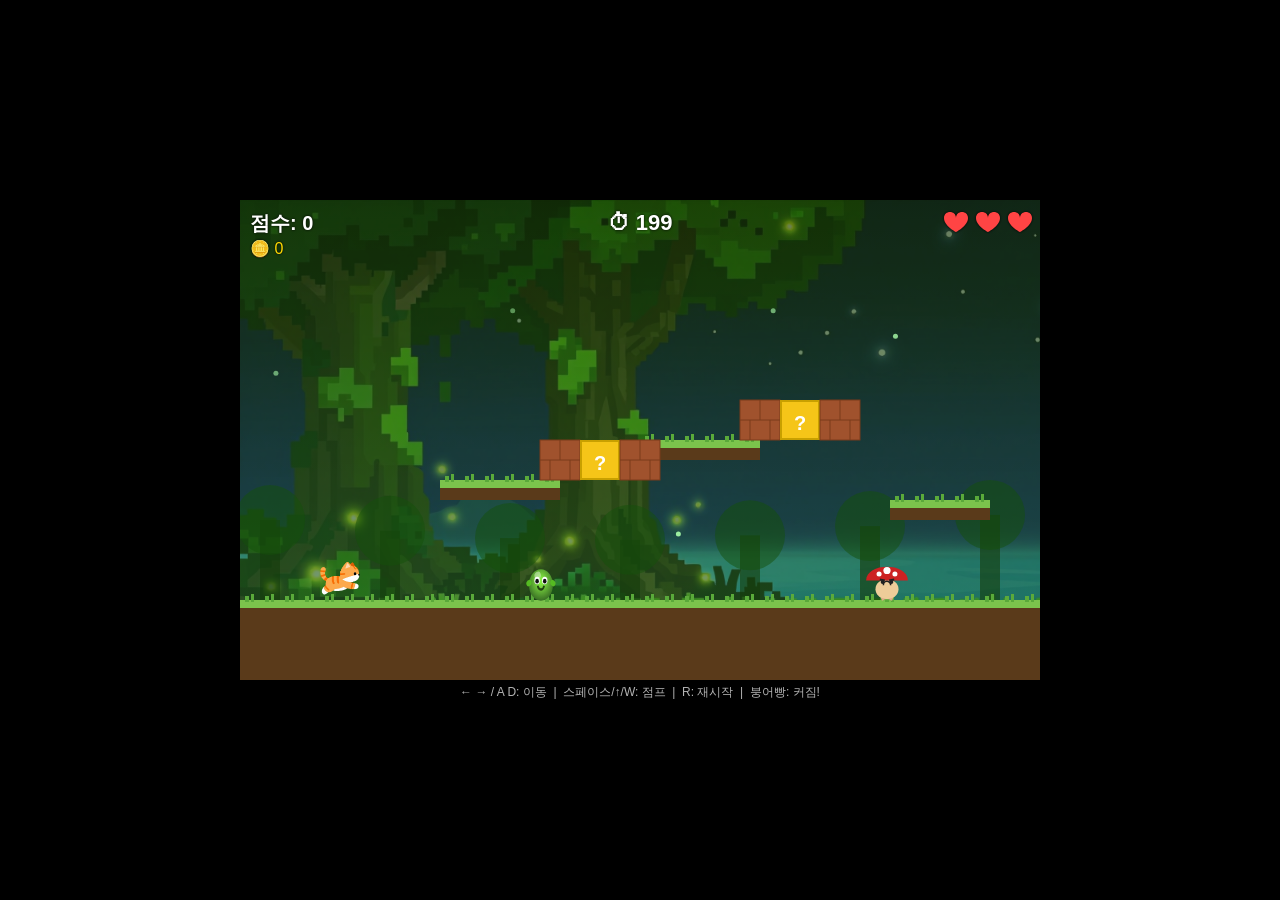
<file: sample_games/냥이의-숲-탈출_html5_f780248275eb/index.html>
<!DOCTYPE html>
<html lang="ko">
<head>
<meta charset="UTF-8">
<meta name="viewport" content="width=device-width, initial-scale=1.0">
<title>냥이의 숲 탈출</title>
<style>
*{margin:0;padding:0;box-sizing:border-box;}
body{background:#000;display:flex;flex-direction:column;align-items:center;justify-content:center;min-height:100vh;font-family:'Arial',sans-serif;overflow:hidden;}
#gameCanvas{display:block;max-width:100vw;max-height:100vh;image-rendering:pixelated;}
#ui{color:#fff;font-size:12px;text-align:center;margin-top:4px;opacity:0.7;}
</style>
</head>
<body>
<canvas id="gameCanvas" width="800" height="480" aria-label="냥이의 숲 탈출 게임 캔버스" role="img"></canvas>
<div id="ui">← → / A D: 이동 &nbsp;|&nbsp; 스페이스/↑/W: 점프 &nbsp;|&nbsp; R: 재시작 &nbsp;|&nbsp; 붕어빵: 커짐!</div>
<script>
(function(){
'use strict';

const canvas = document.getElementById('gameCanvas');
const ctx = canvas.getContext('2d');
const W = 800, H = 480;

// ── Assets ──────────────────────────────────────────────────────────────────
const imgs = {};
function loadImg(key, src){
  const i = new Image();
  i.onload = ()=>{ imgs[key]=i; };
  i.onerror = ()=>{ imgs[key]=null; };
  i.src = src;
}
loadImg('player','assets/player.png');
loadImg('playerWalk1','assets/player-walk1.png');
loadImg('playerWalk2','assets/player-walk2.png');
loadImg('playerJump','assets/player-jump.png');
loadImg('fishbread','assets/fishbread.png');
loadImg('boss','assets/boss.png');
loadImg('magic','assets/magic.png');
loadImg('coin','assets/coin.png');
loadImg('backdrop','assets/backdrop.png');

// ── Constants ────────────────────────────────────────────────────────────────
const GRAVITY = 1400;
const PLAYER_SPEED = 220;
const PLAYER_ACCEL = 1800;
const PLAYER_FRICTION = 1400;
const JUMP_POWER = -560;
const JUMP_HOLD_BONUS = -300;
const JUMP_HOLD_TIME = 0.18;
const TILE = 40;
const STAGE_WIDTH = 7200;
const BOSS_TRIGGER_X = 6400;

// ── Input ────────────────────────────────────────────────────────────────────
const keys = {};
document.addEventListener('keydown', e=>{
  keys[e.code] = true;
  if(['Space','ArrowUp','ArrowLeft','ArrowRight','ArrowDown'].includes(e.code)) e.preventDefault();
  if(e.code==='KeyR') requestRestart();
});
document.addEventListener('keyup', e=>{ keys[e.code]=false; });

let touchLeft=false, touchRight=false, touchJump=false;
function addTouch(){
  const btnStyle = 'position:fixed;bottom:20px;width:70px;height:70px;border-radius:50%;background:rgba(255,255,255,0.25);border:2px solid rgba(255,255,255,0.5);color:#fff;font-size:24px;display:flex;align-items:center;justify-content:center;user-select:none;touch-action:none;z-index:100;';
  const makeBtn = (label, leftPx, action)=>{
    const b = document.createElement('div');
    b.style.cssText = btnStyle + 'left:'+leftPx+'px;';
    b.textContent = label;
    b.addEventListener('touchstart', e=>{ e.preventDefault(); action(true); }, {passive:false});
    b.addEventListener('touchend', e=>{ e.preventDefault(); action(false); }, {passive:false});
    document.body.appendChild(b);
  };
  makeBtn('←', 20, v=>{ touchLeft=v; });
  makeBtn('→', 100, v=>{ touchRight=v; });
  makeBtn('↑', W-90, v=>{ touchJump=v; });
}
if('ontouchstart' in window) addTouch();

function isLeft(){ return keys['ArrowLeft']||keys['KeyA']||touchLeft; }
function isRight(){ return keys['ArrowRight']||keys['KeyD']||touchRight; }
function isJump(){ return keys['Space']||keys['ArrowUp']||keys['KeyW']||touchJump; }

// ── Particles ────────────────────────────────────────────────────────────────
const particles = [];
function spawnParticles(wx, wy, color, count, speed){
  for(let i=0;i<count;i++){
    const a = (Math.PI*2/count)*i;
    particles.push({wx, wy, vx:Math.cos(a)*speed, vy:Math.sin(a)*speed, life:1, maxLife:1, color, r:4});
  }
}
function spawnBrickParticles(wx, wy){
  for(let i=0;i<6;i++){
    particles.push({wx:wx+Math.random()*TILE, wy:wy+Math.random()*TILE,
      vx:(Math.random()-0.5)*200, vy:-Math.random()*300-100,
      life:1, maxLife:1, color:'#A0522D', r:6, isRect:true, w:8, h:8});
  }
}
function updateParticles(dt){
  for(let i=particles.length-1;i>=0;i--){
    const p=particles[i];
    p.wx+=p.vx*dt; p.wy+=p.vy*dt;
    p.vy+=GRAVITY*0.3*dt;
    p.life-=dt*1.5;
    if(p.life<=0) particles.splice(i,1);
  }
}
function drawParticles(){
  for(const p of particles){
    const sx=p.wx-camera.x;
    if(sx<-20||sx>W+20) continue;
    ctx.save();
    ctx.globalAlpha=Math.max(0,p.life/p.maxLife);
    ctx.fillStyle=p.color;
    if(p.isRect){ ctx.fillRect(sx-p.w/2,p.wy-p.h/2,p.w,p.h); }
    else{ ctx.beginPath(); ctx.arc(sx,p.wy,p.r,0,Math.PI*2); ctx.fill(); }
    ctx.restore();
  }
}

// ── Camera shake ─────────────────────────────────────────────────────────────
let shakeTime=0, shakeAmt=0;
function shake(amt,dur){ shakeAmt=amt; shakeTime=dur; }

// ── Stars (world coords) ─────────────────────────────────────────────────────
const stars=[];
for(let i=0;i<200;i++) stars.push({wx:Math.random()*STAGE_WIDTH, wy:Math.random()*H*0.7, r:Math.random()*1.5+0.5, phase:Math.random()*Math.PI*2});

// ── Fireflies (world coords) ─────────────────────────────────────────────────
const fireflies=[];
for(let i=0;i<20;i++) fireflies.push({wx:Math.random()*3200, wy:Math.random()*H*0.6+50, phase:Math.random()*Math.PI*2, speed:0.3+Math.random()*0.3});

// ── Game state variables ─────────────────────────────────────────────────────
let platforms, bricks, enemies, floatingCoins, fishbreads, boss, projectiles;
let player, camera, gameState, score, lives, timer, bossIntro;
let jumpHeld, jumpHeldTime, lastSafeX, lastSafeY, respawnTimer, flashTime, flashColor;
let winScore, winRank;

// ── Monster type definitions ──────────────────────────────────────────────────
// type: 'slime' | 'mushroom' | 'ghost' | 'bat'
// Each has different draw logic, behavior, and size

// ── Level builder ─────────────────────────────────────────────────────────────
function buildLevel(){
  platforms = [
    {x:0,   y:400,w:800, h:80,moving:false},
    {x:900, y:400,w:600, h:80,moving:false},
    {x:1600,y:400,w:400, h:80,moving:false},
    {x:2100,y:400,w:300, h:80,moving:false},
    {x:2500,y:400,w:500, h:80,moving:false},
    {x:3100,y:400,w:600, h:80,moving:false},
    {x:3800,y:400,w:400, h:80,moving:false},
    {x:4300,y:400,w:500, h:80,moving:false},
    {x:4900,y:400,w:400, h:80,moving:false},
    {x:5400,y:400,w:600, h:80,moving:false},
    {x:6100,y:400,w:1200,h:80,moving:false},
    // Elevated platforms
    {x:200, y:280,w:120,h:20,moving:false},
    {x:400, y:240,w:120,h:20,moving:false},
    {x:650, y:300,w:100,h:20,moving:false},
    {x:1000,y:300,w:120,h:20,moving:false},
    {x:1200,y:250,w:100,h:20,moving:false},
    {x:1700,y:280,w:120,h:20,moving:false},
    {x:1900,y:230,w:100,h:20,moving:false},
    {x:2200,y:300,w:120,h:20,moving:false},
    {x:2600,y:280,w:100,h:20,moving:false},
    {x:2800,y:240,w:120,h:20,moving:false},
    {x:3000,y:300,w:100,h:20,moving:false},
    {x:3200,y:260,w:120,h:20,moving:false},
    {x:3500,y:300,w:100,h:20,moving:false},
    {x:3900,y:260,w:120,h:20,moving:false},
    {x:4100,y:310,w:100,h:20,moving:false},
    {x:4500,y:270,w:120,h:20,moving:false},
    {x:4700,y:230,w:100,h:20,moving:false},
    {x:5000,y:280,w:120,h:20,moving:false},
    {x:5200,y:240,w:100,h:20,moving:false},
    {x:5500,y:280,w:120,h:20,moving:false},
    {x:5700,y:240,w:100,h:20,moving:false},
    {x:5900,y:300,w:120,h:20,moving:false},
    // Moving platforms
    {x:1500,y:320,w:100,h:20,moving:true,dir:1,range:150,speed:80,ox:1500,vx:80},
    {x:2400,y:300,w:100,h:20,moving:true,dir:1,range:120,speed:90,ox:2400,vx:90},
    {x:3700,y:280,w:100,h:20,moving:true,dir:1,range:140,speed:100,ox:3700,vx:100},
    {x:4800,y:260,w:100,h:20,moving:true,dir:1,range:160,speed:110,ox:4800,vx:110},
    {x:5800,y:300,w:100,h:20,moving:true,dir:1,range:130,speed:95,ox:5800,vx:95},
  ];

  bricks = [
    {x:300,y:240,w:TILE,h:TILE,broken:false,moving:false,hasQ:false},
    {x:340,y:240,w:TILE,h:TILE,broken:false,moving:false,hasQ:true},
    {x:380,y:240,w:TILE,h:TILE,broken:false,moving:false,hasQ:false},
    {x:500,y:200,w:TILE,h:TILE,broken:false,moving:false,hasQ:false},
    {x:540,y:200,w:TILE,h:TILE,broken:false,moving:false,hasQ:true},
    {x:580,y:200,w:TILE,h:TILE,broken:false,moving:false,hasQ:false},
    {x:1100,y:220,w:TILE,h:TILE,broken:false,moving:false,hasQ:false},
    {x:1140,y:220,w:TILE,h:TILE,broken:false,moving:false,hasQ:true},
    {x:1180,y:220,w:TILE,h:TILE,broken:false,moving:false,hasQ:false},
    {x:1300,y:200,w:TILE,h:TILE,broken:false,moving:false,hasQ:true},
    {x:1800,y:240,w:TILE,h:TILE,broken:false,moving:false,hasQ:false},
    {x:1840,y:240,w:TILE,h:TILE,broken:false,moving:false,hasQ:true},
    {x:2300,y:220,w:TILE,h:TILE,broken:false,moving:false,hasQ:false},
    {x:2340,y:220,w:TILE,h:TILE,broken:false,moving:false,hasQ:true},
    {x:2380,y:220,w:TILE,h:TILE,broken:false,moving:false,hasQ:false},
    {x:2700,y:200,w:TILE,h:TILE,broken:false,moving:false,hasQ:true},
    {x:2740,y:200,w:TILE,h:TILE,broken:false,moving:false,hasQ:false},
    {x:3300,y:220,w:TILE,h:TILE,broken:false,moving:false,hasQ:false},
    {x:3340,y:220,w:TILE,h:TILE,broken:false,moving:false,hasQ:true},
    {x:3380,y:220,w:TILE,h:TILE,broken:false,moving:false,hasQ:false},
    {x:4000,y:220,w:TILE,h:TILE,broken:false,moving:false,hasQ:true},
    {x:4040,y:220,w:TILE,h:TILE,broken:false,moving:false,hasQ:false},
    {x:4600,y:200,w:TILE,h:TILE,broken:false,moving:false,hasQ:false},
    {x:4640,y:200,w:TILE,h:TILE,broken:false,moving:false,hasQ:true},
    {x:5100,y:220,w:TILE,h:TILE,broken:false,moving:false,hasQ:false},
    {x:5140,y:220,w:TILE,h:TILE,broken:false,moving:false,hasQ:true},
    {x:5600,y:200,w:TILE,h:TILE,broken:false,moving:false,hasQ:false},
    {x:5640,y:200,w:TILE,h:TILE,broken:false,moving:false,hasQ:true},
  ];

  // Diverse enemy types: slime, mushroom, ghost, bat
  enemies = [
    // Forest zone (slimes and mushrooms)
    {type:'slime',   x:350, y:364,w:32,h:32,vx:-55, vy:0,alive:true,onGround:false,walkTimer:0,walkFrame:0,blinkTimer:2},
    {type:'mushroom',x:700, y:360,w:36,h:36,vx:-60, vy:0,alive:true,onGround:false,walkTimer:0,walkFrame:0,blinkTimer:2.5},
    {type:'slime',   x:1050,y:364,w:32,h:32,vx:-65, vy:0,alive:true,onGround:false,walkTimer:0,walkFrame:0,blinkTimer:1.8},
    {type:'mushroom',x:1300,y:360,w:36,h:36,vx:-70, vy:0,alive:true,onGround:false,walkTimer:0,walkFrame:0,blinkTimer:3},
    {type:'bat',     x:1750,y:260,w:34,h:28,vx:-75, vy:0,alive:true,onGround:false,walkTimer:0,walkFrame:0,blinkTimer:2,floatY:260,floatAmp:40,floatSpeed:2.2},
    {type:'slime',   x:2000,y:364,w:32,h:32,vx:-80, vy:0,alive:true,onGround:false,walkTimer:0,walkFrame:0,blinkTimer:1.5},
    // Ocean zone (ghosts and bats)
    {type:'ghost',   x:2200,y:300,w:36,h:40,vx:-80, vy:0,alive:true,onGround:false,walkTimer:0,walkFrame:0,blinkTimer:2,floatY:300,floatAmp:30,floatSpeed:1.8},
    {type:'mushroom',x:2600,y:360,w:36,h:36,vx:-85, vy:0,alive:true,onGround:false,walkTimer:0,walkFrame:0,blinkTimer:2.2},
    {type:'bat',     x:2900,y:250,w:34,h:28,vx:-90, vy:0,alive:true,onGround:false,walkTimer:0,walkFrame:0,blinkTimer:1.9,floatY:250,floatAmp:50,floatSpeed:2.5},
    {type:'ghost',   x:3200,y:290,w:36,h:40,vx:-95, vy:0,alive:true,onGround:false,walkTimer:0,walkFrame:0,blinkTimer:2.8,floatY:290,floatAmp:35,floatSpeed:2.0},
    {type:'slime',   x:3600,y:364,w:32,h:32,vx:-100,vy:0,alive:true,onGround:false,walkTimer:0,walkFrame:0,blinkTimer:1.6},
    {type:'mushroom',x:3900,y:360,w:36,h:36,vx:-100,vy:0,alive:true,onGround:false,walkTimer:0,walkFrame:0,blinkTimer:2.4},
    // Starsky zone (ghosts and bats dominate)
    {type:'bat',     x:4200,y:240,w:34,h:28,vx:-105,vy:0,alive:true,onGround:false,walkTimer:0,walkFrame:0,blinkTimer:2.1,floatY:240,floatAmp:55,floatSpeed:2.8},
    {type:'ghost',   x:4500,y:280,w:36,h:40,vx:-110,vy:0,alive:true,onGround:false,walkTimer:0,walkFrame:0,blinkTimer:1.7,floatY:280,floatAmp:40,floatSpeed:2.2},
    {type:'slime',   x:4800,y:364,w:32,h:32,vx:-110,vy:0,alive:true,onGround:false,walkTimer:0,walkFrame:0,blinkTimer:2.6},
    {type:'bat',     x:5100,y:230,w:34,h:28,vx:-115,vy:0,alive:true,onGround:false,walkTimer:0,walkFrame:0,blinkTimer:2.0,floatY:230,floatAmp:60,floatSpeed:3.0},
    {type:'ghost',   x:5400,y:270,w:36,h:40,vx:-120,vy:0,alive:true,onGround:false,walkTimer:0,walkFrame:0,blinkTimer:1.4,floatY:270,floatAmp:45,floatSpeed:2.4},
    {type:'mushroom',x:5700,y:360,w:36,h:36,vx:-120,vy:0,alive:true,onGround:false,walkTimer:0,walkFrame:0,blinkTimer:2.3},
    {type:'bat',     x:5900,y:220,w:34,h:28,vx:-125,vy:0,alive:true,onGround:false,walkTimer:0,walkFrame:0,blinkTimer:1.8,floatY:220,floatAmp:65,floatSpeed:3.2},
  ];

  floatingCoins = [];
  fishbreads = [];

  boss = {
    x:6500, y:280, w:80, h:100,
    hp:3, maxHp:3,
    vx:80,
    alive:true,
    stunTime:0,
    fireTimer:3,
    ox:6500, range:300,
    capePhase:0,
  };

  projectiles = [];

  player = {
    x:80, y:340,
    w:40, h:44,
    vx:0, vy:0,
    onGround:false,
    scaleY:1,
    scaleYTimer:0,
    invincible:0,
    facingRight:true,
    walkTimer:0,
    walkFrame:0,   // 0,1,2 = three walk frames
    isJumping:false,
    big:false,       // grows when fishbread collected
    bigTimer:0,      // duration of big state
  };

  camera = {x:0};
  gameState = 'PLAYING';
  score = 0;
  lives = 3;
  timer = 200;
  bossIntro = false;
  jumpHeld = false;
  jumpHeldTime = 0;
  lastSafeX = 80;
  lastSafeY = 340;
  respawnTimer = 0;
  flashTime = 0;
  flashColor = 'red';
  winScore = 0;
  winRank = 'C';
  particles.length = 0;
}

buildLevel();

// ── AABB helpers ──────────────────────────────────────────────────────────────
function overlaps(a,b){
  return a.x < b.x+b.w && a.x+a.w > b.x && a.y < b.y+b.h && a.y+a.h > b.y;
}

function resolveAABB(obj, rect, prevY){
  if(!overlaps(obj,rect)) return null;
  const overlapL = (obj.x+obj.w) - rect.x;
  const overlapR = (rect.x+rect.w) - obj.x;
  const overlapT = (obj.y+obj.h) - rect.y;
  const overlapB = (rect.y+rect.h) - obj.y;
  const minH = Math.min(overlapL,overlapR);
  const minV = Math.min(overlapT,overlapB);
  const fromTop = prevY + obj.h <= rect.y + 6;
  if(minV < minH){
    if(overlapT < overlapB){
      obj.y = rect.y - obj.h;
      if(obj.vy>0) obj.vy=0;
      obj.onGround=true;
      return 'top';
    } else {
      obj.y = rect.y + rect.h;
      if(obj.vy<0) obj.vy=0;
      return 'bottom';
    }
  } else {
    if(overlapL < overlapR){
      obj.x = rect.x - obj.w;
      obj.vx=0;
      return 'left';
    } else {
      obj.x = rect.x + rect.w;
      obj.vx=0;
      return 'right';
    }
  }
}

function updatePlayer(dt){
  if(respawnTimer>0){
    respawnTimer-=dt;
    if(respawnTimer<=0){
      player.x=lastSafeX; player.y=lastSafeY;
      player.vx=0; player.vy=0;
      player.invincible=2;
    }
    return;
  }

  // Big timer countdown
  if(player.big && player.bigTimer>0){
    player.bigTimer-=dt;
    if(player.bigTimer<=0){
      // Shrink back
      player.big=false;
      player.w=40; player.h=44;
    }
  }

  // Horizontal movement
  if(isRight()){ player.vx=Math.min(player.vx+PLAYER_ACCEL*dt, PLAYER_SPEED); player.facingRight=true; }
  else if(isLeft()){ player.vx=Math.max(player.vx-PLAYER_ACCEL*dt, -PLAYER_SPEED); player.facingRight=false; }
  else {
    const fric = PLAYER_FRICTION*dt;
    if(player.vx>0) player.vx=Math.max(0,player.vx-fric);
    else if(player.vx<0) player.vx=Math.min(0,player.vx+fric);
  }

  // Jump
  if(isJump()){
    if(player.onGround && !jumpHeld){
      player.vy=JUMP_POWER;
      jumpHeld=true; jumpHeldTime=0;
      player.scaleY=1.2; player.scaleYTimer=0.08;
      player.isJumping=true;
    }
    if(jumpHeld && jumpHeldTime<JUMP_HOLD_TIME){
      player.vy+=JUMP_HOLD_BONUS*dt;
      jumpHeldTime+=dt;
    }
  } else {
    jumpHeld=false;
  }

  // Walk animation
  if(player.onGround && (isLeft()||isRight())){
    player.walkTimer+=dt;
    if(player.walkTimer>0.12){ player.walkTimer=0; player.walkFrame=(player.walkFrame+1)%3; }
  } else if(player.onGround){
    player.walkFrame=0; player.walkTimer=0;
  }

  // ScaleY tween
  if(player.scaleYTimer>0){ player.scaleYTimer-=dt; }
  else { player.scaleY+=(1-player.scaleY)*0.3; }

  // Gravity
  player.vy+=GRAVITY*dt;
  player.vy=Math.min(player.vy,900);

  const prevY=player.y;
  player.x+=player.vx*dt;
  player.y+=player.vy*dt;
  player.onGround=false;

  // Clamp left
  if(player.x<0){ player.x=0; player.vx=0; }

  // Platform collisions
  for(const p of platforms){
    const res=resolveAABB(player,p,prevY);
    if(res==='top'){ player.isJumping=false; player.scaleY=0.75; player.scaleYTimer=0.07; }
  }
  for(const b of bricks){
    if(b.broken) continue;
    const res=resolveAABB(player,b,prevY);
    if(res==='bottom') hitBrick(b);
    if(res==='top'){ player.isJumping=false; }
  }

  // Fishbread collision
  for(let i=fishbreads.length-1;i>=0;i--){
    const fb=fishbreads[i];
    if(!fb.active) continue;
    const fbRect={x:fb.wx-fb.w/2, y:fb.wy-fb.h/2, w:fb.w, h:fb.h};
    if(overlaps(player,fbRect)){
      // Collect fishbread - grow player
      fb.active=false;
      fishbreads.splice(i,1);
      if(!player.big){
        player.big=true;
        player.bigTimer=15; // 15 seconds big
        // Grow: shift y up so feet stay on ground
        const oldH=player.h;
        player.w=64; player.h=70;
        player.y-=(player.h-oldH);
      } else {
        // Already big: reset timer and give score
        player.bigTimer=15;
      }
      score+=20;
      spawnParticles(fb.wx, fb.wy, '#FFD700', 8, 150);
      // Flash green
      flashTime=0.2; flashColor='green';
    }
  }

  // Boss trigger
  if(gameState==='PLAYING' && player.x>BOSS_TRIGGER_X){
    gameState='BOSS_FIGHT';
    bossIntro=true;
    setTimeout(()=>{ bossIntro=false; }, 1200);
  }

  // Fall death
  if(player.y>H+60) playerDie();

  // Safe position
  if(player.onGround && player.invincible<=0){
    lastSafeX=player.x; lastSafeY=player.y;
  }

  if(player.invincible>0) player.invincible-=dt;
}

function playerDie(){
  // Shrink back if big
  if(player.big){ player.big=false; player.w=40; player.h=44; }
  lives--;
  shake(6,0.4);
  if(lives<=0){ gameState='GAME_OVER'; return; }
  respawnTimer=0.6;
  player.vy=0; player.vx=0;
  player.y=H+200;
  flashTime=0.3; flashColor='red';
}

function playerHit(){
  if(player.invincible>0) return;
  // If big, shrink instead of losing life
  if(player.big){
    player.big=false;
    player.bigTimer=0;
    const oldH=player.h;
    player.w=40; player.h=44;
    player.y+=(oldH-player.h);
    player.invincible=1.5;
    shake(3,0.15);
    flashTime=0.2; flashColor='red';
    return;
  }
  lives--;
  player.invincible=1.5;
  player.vx = player.facingRight ? -200 : 200;
  player.vy = -300;
  shake(4,0.2);
  flashTime=0.25; flashColor='red';
  if(lives<=0){ gameState='GAME_OVER'; }
}

function hitBrick(b){
  if(b.broken) return;
  b.broken=true;
  spawnBrickParticles(b.x,b.y);
  const wx=b.x+b.w/2, wy=b.y;
  if(b.hasQ){
    // Spawn fishbread from ? block
    fishbreads.push({wx, wy:wy-20, w:36, h:28, vy:-200, active:true, bobPhase:Math.random()*Math.PI*2});
  } else {
    // Regular brick: spawn coin
    floatingCoins.push({wx, wy, vy:-300, life:1.2});
    score+=10;
  }
}

// ── Enemy update ──────────────────────────────────────────────────────────────
function updateEnemies(dt){
  for(const e of enemies){
    if(!e.alive) continue;

    // Blink timer
    e.blinkTimer-=dt;
    if(e.blinkTimer<=0) e.blinkTimer=2+Math.random()*2;

    // Walk animation
    e.walkTimer=(e.walkTimer||0)+dt;
    if(e.walkTimer>0.15){ e.walkTimer=0; e.walkFrame=(e.walkFrame+1)%3; }

    // Floating enemies (ghost, bat)
    if(e.type==='ghost'||e.type==='bat'){
      e.x+=e.vx*dt;
      if(e.floatY!==undefined){
        e.y=e.floatY+Math.sin(e.walkTimer*e.floatSpeed+e.blinkTimer)*e.floatAmp;
      }
      // Reverse at stage bounds
      if(e.x<0){ e.x=0; e.vx=Math.abs(e.vx); }
      if(e.x+e.w>STAGE_WIDTH){ e.x=STAGE_WIDTH-e.w; e.vx=-Math.abs(e.vx); }
    } else {
      // Ground enemies
      e.vy+=GRAVITY*dt;
      e.vy=Math.min(e.vy,900);
      const prevY=e.y;
      e.x+=e.vx*dt;
      e.y+=e.vy*dt;
      e.onGround=false;
      for(const p of platforms){
        const res=resolveAABB(e,p,prevY);
        if(res==='top') e.onGround=true;
      }
      for(const b of bricks){
        if(b.broken) continue;
        const res=resolveAABB(e,b,prevY);
        if(res==='top') e.onGround=true;
      }
      // Turn at edges
      const checkX = e.vx>0 ? e.x+e.w+2 : e.x-2;
      let hasGround=false;
      for(const p of platforms){
        if(checkX>=p.x && checkX<=p.x+p.w && e.y+e.h>=p.y-4 && e.y+e.h<=p.y+p.h+4){
          hasGround=true; break;
        }
      }
      if(!hasGround && e.onGround) e.vx=-e.vx;
      if(e.x<0){ e.x=0; e.vx=Math.abs(e.vx); }
    }

    // Player stomp / side collision
    if(overlaps(player,e) && player.invincible<=0 && respawnTimer<=0){
      const playerBottom=player.y+player.h;
      const enemyTop=e.y;
      if(playerBottom-enemyTop<20 && player.vy>0){
        e.alive=false;
        player.vy=JUMP_POWER*0.5;
        score+=50;
        spawnParticles(e.x+e.w/2, e.y+e.h/2, '#FFD700', 6, 150);
        shake(3,0.15);
      } else {
        playerHit();
      }
    }
  }
}

// ── Floating coins ────────────────────────────────────────────────────────────
function updateFloatingCoins(dt){
  for(let i=floatingCoins.length-1;i>=0;i--){
    const c=floatingCoins[i];
    c.wy+=c.vy*dt;
    c.vy+=500*dt;
    c.life-=dt*1.2;
    if(c.life<=0) floatingCoins.splice(i,1);
  }
}

// ── Fishbread items ───────────────────────────────────────────────────────────
function updateFishbreads(dt){
  for(let i=fishbreads.length-1;i>=0;i--){
    const fb=fishbreads[i];
    if(!fb.active){ fishbreads.splice(i,1); continue; }
    // Float up then settle on a platform or float in place
    if(fb.vy!==0){
      fb.wy+=fb.vy*dt;
      fb.vy+=800*dt; // gravity
      if(fb.vy>=0){
        // Check if landed on something
        let landed=false;
        for(const p of platforms){
          if(fb.wx>=p.x && fb.wx<=p.x+p.w && fb.wy+fb.h/2>=p.y && fb.wy+fb.h/2<=p.y+p.h+10){
            fb.wy=p.y-fb.h/2;
            fb.vy=0;
            landed=true;
            break;
          }
        }
        if(!landed){
          for(const b of bricks){
            if(!b.broken && fb.wx>=b.x && fb.wx<=b.x+b.w && fb.wy+fb.h/2>=b.y && fb.wy+fb.h/2<=b.y+b.h+10){
              fb.wy=b.y-fb.h/2;
              fb.vy=0;
              landed=true;
              break;
            }
          }
        }
        // If below screen, remove
        if(fb.wy>H+60){ fishbreads.splice(i,1); continue; }
      }
    } else {
      // Bob gently
      fb.bobPhase+=dt*2;
      fb.wy+=Math.sin(fb.bobPhase)*0.4;
    }
  }
}

// ── Moving platforms ──────────────────────────────────────────────────────────
function updateMovingPlatforms(dt){
  for(const p of platforms){
    if(!p.moving) continue;
    const prevX=p.x;
    p.x+=p.vx*dt;
    if(p.x>p.ox+p.range){ p.x=p.ox+p.range; p.vx=-Math.abs(p.vx); }
    if(p.x<p.ox){ p.x=p.ox; p.vx=Math.abs(p.vx); }
    const dx=p.x-prevX;
    const px=player.x, py=player.y;
    const onThisPlatform=(px+player.w>p.x && px<p.x+p.w && py+player.h>=p.y-2 && py+player.h<=p.y+p.h+4);
    if(onThisPlatform) player.x+=dx;
  }
}

function updateBoss(dt){
  if(!boss.alive || bossIntro) return;
  boss.capePhase+=dt*2;

  if(boss.stunTime>0){
    boss.stunTime-=dt;
    return;
  }

  boss.x+=boss.vx*dt;
  if(boss.x>boss.ox+boss.range){ boss.x=boss.ox+boss.range; boss.vx=-Math.abs(boss.vx); }
  if(boss.x<boss.ox){ boss.x=boss.ox; boss.vx=Math.abs(boss.vx); }

  boss.fireTimer-=dt;
  if(boss.fireTimer<=0){
    boss.fireTimer=3;
    const bcx=boss.x+boss.w/2, bcy=boss.y+boss.h/2;
    const pcx=player.x+player.w/2, pcy=player.y+player.h/2;
    const dx=pcx-bcx, dy=pcy-bcy;
    const dist=Math.sqrt(dx*dx+dy*dy)||1;
    const spd=200;
    projectiles.push({wx:bcx, wy:bcy, vx:dx/dist*spd, vy:dy/dist*spd, r:14, life:6});
  }

  if(overlaps(player,boss) && player.invincible<=0 && respawnTimer<=0){
    const playerBottom=player.y+player.h;
    const bossTop=boss.y;
    if(playerBottom-bossTop<24 && player.vy>0){
      boss.hp--;
      boss.stunTime=1.5;
      player.vy=JUMP_POWER*0.6;
      shake(6,0.3);
      spawnParticles(boss.x+boss.w/2, boss.y+boss.h/2, '#BF5FFF', 8, 200);
      if(boss.hp<=0){
        boss.alive=false;
        gameState='WIN';
        calcWinScore();
      }
    } else {
      playerHit();
    }
  }

  for(let i=projectiles.length-1;i>=0;i--){
    const pr=projectiles[i];
    pr.wx+=pr.vx*dt;
    pr.wy+=pr.vy*dt;
    pr.life-=dt;
    if(pr.life<=0){ projectiles.splice(i,1); continue; }
    const prRect={x:pr.wx-pr.r, y:pr.wy-pr.r, w:pr.r*2, h:pr.r*2};
    if(overlaps(player,prRect) && player.invincible<=0){
      playerHit();
      projectiles.splice(i,1);
    }
  }
}

function calcWinScore(){
  const hpBonus=lives*200;
  const timeBonus=Math.floor(timer)*5;
  winScore=score+hpBonus+timeBonus;
  if(winScore>=3000) winRank='S';
  else if(winScore>=2000) winRank='A';
  else if(winScore>=1000) winRank='B';
  else winRank='C';
}

// ── Camera ────────────────────────────────────────────────────────────────────
function updateCamera(){
  const targetX=player.x-W/3;
  camera.x=Math.max(0,Math.min(STAGE_WIDTH-W,targetX));
}

function getZone(worldX){
  if(worldX<2400) return 'forest';
  if(worldX<4800) return 'ocean';
  return 'starsky';
}

function drawBackground(time){
  const cx=camera.x;
  const zone=getZone(cx+W/2);

  // Sky gradient
  const grad=ctx.createLinearGradient(0,0,0,H);
  if(zone==='forest'){
    grad.addColorStop(0,'#1a3a0a'); grad.addColorStop(1,'#2D6A2D');
  } else if(zone==='ocean'){
    grad.addColorStop(0,'#0D1B4B'); grad.addColorStop(0.5,'#1B4D3E'); grad.addColorStop(1,'#1A6FA8');
  } else {
    grad.addColorStop(0,'#020818'); grad.addColorStop(0.6,'#0D1B4B'); grad.addColorStop(1,'#1A3060');
  }
  ctx.fillStyle=grad;
  ctx.fillRect(0,0,W,H);

  // Backdrop image
  if(imgs.backdrop){
    const bw=imgs.backdrop.width||1600;
    const bh=imgs.backdrop.height||600;
    const scale=H/bh;
    const sw=bw*scale;
    const scrollFrac=cx/(STAGE_WIDTH-W)||0;
    const bx=-scrollFrac*(sw-W);
    ctx.globalAlpha=0.35;
    ctx.drawImage(imgs.backdrop,bx,0,sw,H);
    ctx.globalAlpha=1;
  }

  // Stars
  if(zone!=='forest'){
    for(const s of stars){
      const sx=s.wx-cx;
      if(sx<-5||sx>W+5) continue;
      const alpha=0.4+0.6*Math.abs(Math.sin(time*1.5+s.phase));
      ctx.globalAlpha=alpha;
      ctx.fillStyle='#F5F0E8';
      ctx.beginPath(); ctx.arc(sx,s.wy,s.r,0,Math.PI*2); ctx.fill();
    }
    ctx.globalAlpha=1;
  }

  // Fireflies
  if(zone==='forest'){
    for(const f of fireflies){
      const fx=f.wx-cx+Math.sin(time*f.speed+f.phase)*30;
      const fy=f.wy+Math.cos(time*f.speed*0.7+f.phase)*20;
      if(fx<-10||fx>W+10) continue;
      ctx.globalAlpha=0.4+0.5*Math.abs(Math.sin(time*2+f.phase));
      ctx.fillStyle='#AAFFAA';
      ctx.beginPath(); ctx.arc(fx,fy,2.5,0,Math.PI*2); ctx.fill();
    }
    ctx.globalAlpha=1;
  }

  // Ocean waves
  if(zone==='ocean'||zone==='starsky'){
    for(let w=0;w<3;w++){
      ctx.strokeStyle=`rgba(26,111,168,${0.3-w*0.08})`;
      ctx.lineWidth=2+w;
      ctx.beginPath();
      for(let px2=0;px2<W;px2+=4){
        const wy=H-60-w*15+Math.sin((px2+cx*0.3+time*60*(w+1))*0.02)*8;
        if(px2===0) ctx.moveTo(px2,wy); else ctx.lineTo(px2,wy);
      }
      ctx.stroke();
    }
  }

  // Trees (forest)
  if(zone==='forest'){
    for(let tx=Math.floor(cx/120)*120-120; tx<cx+W+120; tx+=120){
      const sx=tx-cx;
      const th=80+Math.sin(tx*0.1)*20;
      ctx.fillStyle='rgba(20,60,10,0.6)';
      ctx.fillRect(sx+20,H-80-th,20,th);
      ctx.fillStyle='rgba(20,80,10,0.5)';
      ctx.beginPath(); ctx.arc(sx+30,H-80-th,35,0,Math.PI*2); ctx.fill();
    }
  }
}

// ── Player draw ───────────────────────────────────────────────────────────────
function drawPlayerCanvas(c, x, y, w, h, frame, isJumping, facingRight){
  // Fallback canvas-drawn cat
  const cx2=x+w/2, cy=y+h/2;

  // Body
  const bodyGrad=c.createRadialGradient(cx2,cy,h*0.05,cx2,cy,h*0.5);
  bodyGrad.addColorStop(0,'#F4813A');
  bodyGrad.addColorStop(0.6,'#E06820');
  bodyGrad.addColorStop(1,'#C45A1A');
  c.fillStyle=bodyGrad;
  c.beginPath(); c.ellipse(cx2,cy+h*0.08,w*0.38,h*0.36,0,0,Math.PI*2); c.fill();

  // White belly
  c.fillStyle='#FFF5E0';
  c.beginPath(); c.ellipse(cx2,cy+h*0.14,w*0.22,h*0.22,0,0,Math.PI*2); c.fill();

  // Stripes
  c.strokeStyle='#C45A1A'; c.lineWidth=2;
  c.beginPath(); c.moveTo(cx2-w*0.12,cy-h*0.05); c.lineTo(cx2-w*0.28,cy+h*0.10); c.stroke();
  c.beginPath(); c.moveTo(cx2+w*0.12,cy-h*0.05); c.lineTo(cx2+w*0.28,cy+h*0.10); c.stroke();

  // Head
  c.fillStyle='#F4813A';
  c.beginPath(); c.arc(cx2,y+h*0.28,h*0.26,0,Math.PI*2); c.fill();

  // Ears
  c.fillStyle='#F4813A';
  c.beginPath(); c.moveTo(cx2-w*0.22,y+h*0.14); c.lineTo(cx2-w*0.32,y-h*0.04); c.lineTo(cx2-w*0.10,y+h*0.10); c.fill();
  c.beginPath(); c.moveTo(cx2+w*0.22,y+h*0.14); c.lineTo(cx2+w*0.32,y-h*0.04); c.lineTo(cx2+w*0.10,y+h*0.10); c.fill();
  c.fillStyle='#FF9999';
  c.beginPath(); c.moveTo(cx2-w*0.20,y+h*0.12); c.lineTo(cx2-w*0.27,y+h*0.02); c.lineTo(cx2-w*0.12,y+h*0.10); c.fill();
  c.beginPath(); c.moveTo(cx2+w*0.20,y+h*0.12); c.lineTo(cx2+w*0.27,y+h*0.02); c.lineTo(cx2+w*0.12,y+h*0.10); c.fill();

  // Eyes
  c.fillStyle='#222';
  c.beginPath(); c.arc(cx2-w*0.12,y+h*0.26,h*0.055,0,Math.PI*2); c.fill();
  c.beginPath(); c.arc(cx2+w*0.12,y+h*0.26,h*0.055,0,Math.PI*2); c.fill();
  c.fillStyle='#fff';
  c.beginPath(); c.arc(cx2-w*0.10,y+h*0.24,h*0.022,0,Math.PI*2); c.fill();
  c.beginPath(); c.arc(cx2+w*0.14,y+h*0.24,h*0.022,0,Math.PI*2); c.fill();

  // Nose
  c.fillStyle='#FF6699';
  c.beginPath(); c.arc(cx2,y+h*0.32,h*0.028,0,Math.PI*2); c.fill();

  // Whiskers
  c.strokeStyle='#fff'; c.lineWidth=1;
  c.beginPath(); c.moveTo(cx2-w*0.04,y+h*0.33); c.lineTo(cx2-w*0.30,y+h*0.30); c.stroke();
  c.beginPath(); c.moveTo(cx2-w*0.04,y+h*0.35); c.lineTo(cx2-w*0.30,y+h*0.36); c.stroke();
  c.beginPath(); c.moveTo(cx2+w*0.04,y+h*0.33); c.lineTo(cx2+w*0.30,y+h*0.30); c.stroke();
  c.beginPath(); c.moveTo(cx2+w*0.04,y+h*0.35); c.lineTo(cx2+w*0.30,y+h*0.36); c.stroke();

  // Tail
  c.strokeStyle='#C45A1A'; c.lineWidth=5;
  c.beginPath();
  c.moveTo(cx2-w*0.30,y+h*0.72);
  c.bezierCurveTo(cx2-w*0.55,y+h*0.55,cx2-w*0.60,y+h*0.30,cx2-w*0.38,y+h*0.20);
  c.stroke();
  c.strokeStyle='#F4813A'; c.lineWidth=3;
  c.beginPath();
  c.moveTo(cx2-w*0.30,y+h*0.72);
  c.bezierCurveTo(cx2-w*0.55,y+h*0.55,cx2-w*0.60,y+h*0.30,cx2-w*0.38,y+h*0.20);
  c.stroke();

  // Legs
  const legW=w*0.14, legH=h*0.22;
  const legY=y+h*0.80;
  c.fillStyle='#F4813A';
  if(isJumping){
    // Tucked legs
    c.save(); c.translate(cx2-w*0.12, legY); c.rotate(-0.6);
    c.fillRect(-legW/2,0,legW,legH*0.7); c.restore();
    c.save(); c.translate(cx2+w*0.12, legY); c.rotate(0.6);
    c.fillRect(-legW/2,0,legW,legH*0.7); c.restore();
  } else if(frame===0){
    c.fillRect(cx2-w*0.20, legY, legW, legH);
    c.fillRect(cx2+w*0.04, legY, legW, legH);
  } else if(frame===1){
    c.save(); c.translate(cx2-w*0.12, legY+legH*0.5); c.rotate(-0.5);
    c.fillRect(-legW/2,-legH*0.5,legW,legH); c.restore();
    c.save(); c.translate(cx2+w*0.12, legY+legH*0.5); c.rotate(0.5);
    c.fillRect(-legW/2,-legH*0.5,legW,legH); c.restore();
  } else {
    c.save(); c.translate(cx2-w*0.12, legY+legH*0.5); c.rotate(0.5);
    c.fillRect(-legW/2,-legH*0.5,legW,legH); c.restore();
    c.save(); c.translate(cx2+w*0.12, legY+legH*0.5); c.rotate(-0.5);
    c.fillRect(-legW/2,-legH*0.5,legW,legH); c.restore();
  }
}

// Pick the right sprite image based on player state
function getPlayerSprite(){
  if(player.isJumping){
    return imgs.playerJump || imgs.player || null;
  }
  if(player.walkFrame===1){
    return imgs.playerWalk1 || imgs.player || null;
  }
  if(player.walkFrame===2){
    return imgs.playerWalk2 || imgs.player || null;
  }
  return imgs.player || null;
}

function drawPlayer(time){
  if(respawnTimer>0) return;
  if(player.invincible>0 && Math.floor(player.invincible*10)%2===0) return;
  const sx=player.x-camera.x;
  const sy=player.y;
  const pw=player.w, ph=player.h;
  ctx.save();
  ctx.translate(sx+pw/2, sy+ph/2);
  ctx.scale(player.facingRight?1:-1, player.scaleY);
  ctx.translate(-pw/2, -ph/2);

  // Big glow effect
  if(player.big){
    ctx.shadowColor='#FFD700';
    ctx.shadowBlur=16;
  }

  const sprite=getPlayerSprite();
  if(sprite){
    ctx.drawImage(sprite, 0, 0, pw, ph);
  } else {
    drawPlayerCanvas(ctx, 0, 0, pw, ph, player.walkFrame, player.isJumping, true);
  }

  // Big indicator: small star above head
  if(player.big){
    ctx.shadowBlur=0;
    ctx.fillStyle='#FFD700';
    ctx.font='bold 14px Arial';
    ctx.textAlign='center';
    ctx.fillText('★', pw/2, -6);
  }

  ctx.restore();
}

// ── Monster draw functions ────────────────────────────────────────────────────

function drawSlime(c, x, y, w, h, frame, blinkTimer){
  // Bouncy green blob
  const cx2=x+w/2;
  const squish = frame===1 ? 0.85 : (frame===2 ? 1.15 : 1.0);
  const stretchY = 1/squish;
  c.save();
  c.translate(cx2, y+h);
  c.scale(squish, stretchY);
  c.translate(-cx2, -(y+h));

  // Body
  const g=c.createRadialGradient(cx2, y+h*0.5, h*0.05, cx2, y+h*0.5, h*0.55);
  g.addColorStop(0,'#88EE44');
  g.addColorStop(1,'#336622');
  c.fillStyle=g;
  c.beginPath();
  c.ellipse(cx2, y+h*0.6, w*0.44, h*0.42, 0, 0, Math.PI*2); c.fill();
  // Shine
  c.fillStyle='rgba(255,255,255,0.4)';
  c.beginPath(); c.ellipse(cx2-w*0.12, y+h*0.35, w*0.12, h*0.10, -0.4, 0, Math.PI*2); c.fill();

  // Eyes
  const eyeOpen = blinkTimer>0.15;
  c.fillStyle='#fff';
  c.beginPath(); c.arc(cx2-w*0.14, y+h*0.48, h*0.10, 0, Math.PI*2); c.fill();
  c.beginPath(); c.arc(cx2+w*0.14, y+h*0.48, h*0.10, 0, Math.PI*2); c.fill();
  c.fillStyle='#111';
  if(eyeOpen){
    c.beginPath(); c.arc(cx2-w*0.14, y+h*0.50, h*0.065, 0, Math.PI*2); c.fill();
    c.beginPath(); c.arc(cx2+w*0.14, y+h*0.50, h*0.065, 0, Math.PI*2); c.fill();
  } else {
    c.lineWidth=2; c.strokeStyle='#111';
    c.beginPath(); c.moveTo(cx2-w*0.20, y+h*0.50); c.lineTo(cx2-w*0.08, y+h*0.50); c.stroke();
    c.beginPath(); c.moveTo(cx2+w*0.08, y+h*0.50); c.lineTo(cx2+w*0.20, y+h*0.50); c.stroke();
  }
  // Smile
  c.strokeStyle='#224411'; c.lineWidth=2;
  c.beginPath(); c.arc(cx2, y+h*0.60, w*0.12, 0.2, Math.PI-0.2); c.stroke();

  // Tiny arms
  c.fillStyle='#55BB22';
  c.beginPath(); c.ellipse(cx2-w*0.44, y+h*0.55, w*0.10, h*0.08, -0.5, 0, Math.PI*2); c.fill();
  c.beginPath(); c.ellipse(cx2+w*0.44, y+h*0.55, w*0.10, h*0.08, 0.5, 0, Math.PI*2); c.fill();

  c.restore();
}

function drawMushroom(c, x, y, w, h, frame, blinkTimer){
  // Red mushroom with white spots, walking legs
  const cx2=x+w/2;

  // Legs - 3 frames
  c.fillStyle='#DDAA88';
  const legW=w*0.16, legH=h*0.28;
  const legY=y+h*0.72;
  if(frame===0){
    c.fillRect(cx2-w*0.20, legY, legW, legH);
    c.fillRect(cx2+w*0.04, legY, legW, legH);
  } else if(frame===1){
    c.save(); c.translate(cx2-w*0.12, legY+legH*0.5); c.rotate(-0.4);
    c.fillRect(-legW/2,-legH*0.5,legW,legH); c.restore();
    c.save(); c.translate(cx2+w*0.12, legY+legH*0.5); c.rotate(0.4);
    c.fillRect(-legW/2,-legH*0.5,legW,legH); c.restore();
  } else {
    c.save(); c.translate(cx2-w*0.12, legY+legH*0.5); c.rotate(0.4);
    c.fillRect(-legW/2,-legH*0.5,legW,legH); c.restore();
    c.save(); c.translate(cx2+w*0.12, legY+legH*0.5); c.rotate(-0.4);
    c.fillRect(-legW/2,-legH*0.5,legW,legH); c.restore();
  }

  // Body (stem)
  c.fillStyle='#EECC99';
  c.beginPath(); c.ellipse(cx2, y+h*0.70, w*0.32, h*0.28, 0, 0, Math.PI*2); c.fill();

  // Cap
  c.fillStyle='#CC2222';
  c.beginPath();
  c.moveTo(x-w*0.08, y+h*0.46);
  c.bezierCurveTo(x-w*0.08, y-h*0.05, x+w*1.08, y-h*0.05, x+w*1.08, y+h*0.46);
  c.closePath(); c.fill();

  // White spots on cap
  c.fillStyle='#FFFFFF';
  c.beginPath(); c.arc(cx2, y+h*0.18, w*0.10, 0, Math.PI*2); c.fill();
  c.beginPath(); c.arc(cx2-w*0.22, y+h*0.28, w*0.07, 0, Math.PI*2); c.fill();
  c.beginPath(); c.arc(cx2+w*0.22, y+h*0.28, w*0.07, 0, Math.PI*2); c.fill();

  // Face
  const eyeOpen = blinkTimer>0.15;
  c.fillStyle='#222';
  if(eyeOpen){
    c.beginPath(); c.arc(cx2-w*0.12, y+h*0.50, h*0.055, 0, Math.PI*2); c.fill();
    c.beginPath(); c.arc(cx2+w*0.12, y+h*0.50, h*0.055, 0, Math.PI*2); c.fill();
  } else {
    c.lineWidth=2; c.strokeStyle='#222';
    c.beginPath(); c.moveTo(cx2-w*0.18, y+h*0.50); c.lineTo(cx2-w*0.06, y+h*0.50); c.stroke();
    c.beginPath(); c.moveTo(cx2+w*0.06, y+h*0.50); c.lineTo(cx2+w*0.18, y+h*0.50); c.stroke();
  }
  // Angry brows
  c.strokeStyle='#222'; c.lineWidth=2;
  c.beginPath(); c.moveTo(cx2-w*0.20, y+h*0.43); c.lineTo(cx2-w*0.06, y+h*0.46); c.stroke();
  c.beginPath(); c.moveTo(cx2+w*0.20, y+h*0.43); c.lineTo(cx2+w*0.06, y+h*0.46); c.stroke();
  // Mouth
  c.strokeStyle='#222'; c.lineWidth=1.5;
  c.beginPath(); c.arc(cx2, y+h*0.58, w*0.10, 0.1, Math.PI-0.1, true); c.stroke();
}

function drawGhost(c, x, y, w, h, frame, blinkTimer, time){
  // Translucent blue ghost, floating
  const cx2=x+w/2;
  const bob=Math.sin((time||0)*2+x*0.01)*4;

  c.save();
  c.globalAlpha=0.82;

  // Body
  const g=c.createRadialGradient(cx2, y+h*0.4+bob, h*0.05, cx2, y+h*0.4+bob, h*0.55);
  g.addColorStop(0,'#AADDFF');
  g.addColorStop(0.6,'#5599CC');
  g.addColorStop(1,'rgba(30,80,180,0)');
  c.fillStyle=g;
  c.beginPath();
  c.arc(cx2, y+h*0.35+bob, w*0.42, Math.PI, 0);
  // Wavy bottom
  const waveAmp=6+Math.sin((time||0)*3)*3;
  c.lineTo(x+w, y+h*0.75+bob);
  c.bezierCurveTo(x+w*0.85, y+h*0.75+bob+waveAmp, x+w*0.70, y+h*0.75+bob-waveAmp, x+w*0.55, y+h*0.75+bob);
  c.bezierCurveTo(x+w*0.40, y+h*0.75+bob+waveAmp, x+w*0.25, y+h*0.75+bob-waveAmp, x+w*0.10, y+h*0.75+bob);
  c.lineTo(x, y+h*0.75+bob);
  c.closePath(); c.fill();

  // Eyes
  const eyeOpen = blinkTimer>0.15;
  c.globalAlpha=1;
  c.fillStyle='#FFFF88';
  if(eyeOpen){
    c.beginPath(); c.arc(cx2-w*0.14, y+h*0.32+bob, h*0.09, 0, Math.PI*2); c.fill();
    c.beginPath(); c.arc(cx2+w*0.14, y+h*0.32+bob, h*0.09, 0, Math.PI*2); c.fill();
    c.fillStyle='#222';
    c.beginPath(); c.arc(cx2-w*0.12, y+h*0.33+bob, h*0.055, 0, Math.PI*2); c.fill();
    c.beginPath(); c.arc(cx2+w*0.16, y+h*0.33+bob, h*0.055, 0, Math.PI*2); c.fill();
  } else {
    c.strokeStyle='#FFFF88'; c.lineWidth=2;
    c.beginPath(); c.moveTo(cx2-w*0.20, y+h*0.32+bob); c.lineTo(cx2-w*0.08, y+h*0.32+bob); c.stroke();
    c.beginPath(); c.moveTo(cx2+w*0.08, y+h*0.32+bob); c.lineTo(cx2+w*0.20, y+h*0.32+bob); c.stroke();
  }
  // Mouth
  c.strokeStyle='#AADDFF'; c.lineWidth=1.5;
  c.beginPath(); c.arc(cx2, y+h*0.48+bob, w*0.10, 0.2, Math.PI-0.2); c.stroke();

  c.restore();
}

function drawBat(c, x, y, w, h, frame, blinkTimer, time){
  // Dark purple bat, flying with wing animation
  const cx2=x+w/2;
  const bob=Math.sin((time||0)*4+x*0.01)*3;

  // Wings - frame-based flap
  const wingAngle = frame===0 ? -0.3 : (frame===1 ? -0.7 : -0.1);
  c.fillStyle='#4A1A6A';
  // Left wing
  c.save();
  c.translate(cx2-w*0.10, y+h*0.40+bob);
  c.rotate(wingAngle);
  c.beginPath();
  c.moveTo(0,0);
  c.bezierCurveTo(-w*0.55,-h*0.25,-w*0.60,-h*0.05,-w*0.30,h*0.20);
  c.bezierCurveTo(-w*0.15,h*0.25,0,h*0.10,0,0);
  c.fill();
  c.restore();
  // Right wing
  c.save();
  c.translate(cx2+w*0.10, y+h*0.40+bob);
  c.rotate(-wingAngle);
  c.beginPath();
  c.moveTo(0,0);
  c.bezierCurveTo(w*0.55,-h*0.25,w*0.60,-h*0.05,w*0.30,h*0.20);
  c.bezierCurveTo(w*0.15,h*0.25,0,h*0.10,0,0);
  c.fill();
  c.restore();

  // Body
  c.fillStyle='#2A0A3A';
  c.beginPath(); c.ellipse(cx2, y+h*0.50+bob, w*0.26, h*0.28, 0, 0, Math.PI*2); c.fill();

  // Ears
  c.fillStyle='#4A1A6A';
  c.beginPath(); c.moveTo(cx2-w*0.16, y+h*0.28+bob); c.lineTo(cx2-w*0.24, y+h*0.08+bob); c.lineTo(cx2-w*0.06, y+h*0.24+bob); c.fill();
  c.beginPath(); c.moveTo(cx2+w*0.16, y+h*0.28+bob); c.lineTo(cx2+w*0.24, y+h*0.08+bob); c.lineTo(cx2+w*0.06, y+h*0.24+bob); c.fill();

  // Eyes
  const eyeOpen = blinkTimer>0.15;
  c.fillStyle='#FF4444';
  if(eyeOpen){
    c.beginPath(); c.arc(cx2-w*0.10, y+h*0.44+bob, h*0.07, 0, Math.PI*2); c.fill();
    c.beginPath(); c.arc(cx2+w*0.10, y+h*0.44+bob, h*0.07, 0, Math.PI*2); c.fill();
  } else {
    c.strokeStyle='#FF4444'; c.lineWidth=2;
    c.beginPath(); c.moveTo(cx2-w*0.16, y+h*0.44+bob); c.lineTo(cx2-w*0.04, y+h*0.44+bob); c.stroke();
    c.beginPath(); c.moveTo(cx2+w*0.04, y+h*0.44+bob); c.lineTo(cx2+w*0.16, y+h*0.44+bob); c.stroke();
  }
  // Fangs
  c.fillStyle='#fff';
  c.beginPath(); c.moveTo(cx2-w*0.08, y+h*0.56+bob); c.lineTo(cx2-w*0.04, y+h*0.64+bob); c.lineTo(cx2, y+h*0.56+bob); c.fill();
  c.beginPath(); c.moveTo(cx2, y+h*0.56+bob); c.lineTo(cx2+w*0.04, y+h*0.64+bob); c.lineTo(cx2+w*0.08, y+h*0.56+bob); c.fill();
}

function drawEnemies(time){
  for(const e of enemies){
    if(!e.alive) continue;
    const sx=e.x-camera.x;
    if(sx+e.w<-10||sx>W+10) continue;
    ctx.save();
    // Flip based on direction
    if(e.type!=='ghost' && e.type!=='slime'){
      ctx.translate(sx+e.w/2, e.y+e.h/2);
      ctx.scale(e.vx>0?1:-1, 1);
      ctx.translate(-e.w/2, -e.h/2);
      const ex=0, ey=0;
      if(e.type==='mushroom') drawMushroom(ctx, ex, ey, e.w, e.h, e.walkFrame, e.blinkTimer);
      else if(e.type==='bat') drawBat(ctx, ex, ey, e.w, e.h, e.walkFrame, e.blinkTimer, time);
    } else {
      if(e.type==='slime') drawSlime(ctx, sx, e.y, e.w, e.h, e.walkFrame, e.blinkTimer);
      else if(e.type==='ghost') drawGhost(ctx, sx, e.y, e.w, e.h, e.walkFrame, e.blinkTimer, time);
    }
    ctx.restore();
  }
}

// ── Boss fallback draw ────────────────────────────────────────────────────────
function drawBossFallback(c, x, y, w, h){
  c.fillStyle='#1A1A2E';
  c.beginPath(); c.ellipse(x+w/2,y+h*0.62,w*0.44,h*0.33,0,0,Math.PI*2); c.fill();
  c.beginPath(); c.arc(x+w/2,y+h*0.27,h*0.29,0,Math.PI*2); c.fill();
  c.beginPath(); c.moveTo(x+w*0.28,y+h*0.08); c.lineTo(x+w*0.16,y-h*0.06); c.lineTo(x+w*0.4,y+h*0.14); c.fill();
  c.beginPath(); c.moveTo(x+w*0.72,y+h*0.08); c.lineTo(x+w*0.84,y-h*0.06); c.lineTo(x+w*0.6,y+h*0.14); c.fill();
  c.strokeStyle='#FF0000'; c.lineWidth=4;
  c.beginPath(); c.moveTo(x+w*0.24,y+h*0.18); c.lineTo(x+w*0.44,y+h*0.24); c.stroke();
  c.beginPath(); c.moveTo(x+w*0.76,y+h*0.18); c.lineTo(x+w*0.56,y+h*0.24); c.stroke();
  c.fillStyle='#FF3300';
  c.beginPath(); c.arc(x+w*0.37,y+h*0.3,h*0.065,0,Math.PI*2); c.fill();
  c.beginPath(); c.arc(x+w*0.63,y+h*0.3,h*0.065,0,Math.PI*2); c.fill();
  c.fillStyle='#FFFFFF';
  c.fillRect(x+w*0.37,y+h*0.43,w*0.09,h*0.09);
  c.fillRect(x+w*0.54,y+h*0.43,w*0.09,h*0.09);
}

function drawBoss(time){
  if(!boss.alive) return;
  const sx=boss.x-camera.x;
  if(sx+boss.w<0||sx>W) return;
  const bw=boss.w, bh=boss.h;
  ctx.save();
  ctx.translate(sx+bw/2, boss.y+bh/2);
  if(boss.stunTime>0) ctx.rotate(Math.sin(boss.stunTime*20)*0.12);
  ctx.translate(-bw/2,-bh/2);
  const capeSwing=Math.sin(boss.capePhase)*14;
  ctx.fillStyle='#6A0DAD';
  ctx.globalAlpha=0.88;
  ctx.beginPath();
  ctx.moveTo(-bw*0.5,bh*0.1);
  ctx.bezierCurveTo(-bw*0.85,bh*0.35+capeSwing,-bw*0.65,bh*0.75,-bw*0.08,bh*0.65);
  ctx.lineTo(bw*0.08,bh*0.65);
  ctx.bezierCurveTo(bw*0.65,bh*0.75,bw*0.85,bh*0.35-capeSwing,bw*0.5,bh*0.1);
  ctx.closePath(); ctx.fill();
  ctx.globalAlpha=1;
  if(imgs.boss){
    ctx.drawImage(imgs.boss, 0, 0, bw, bh);
  } else {
    drawBossFallback(ctx, 0, 0, bw, bh);
  }
  ctx.restore();
}

// ── Draw platforms ────────────────────────────────────────────────────────────
function drawPlatforms(){
  for(const p of platforms){
    const sx=p.x-camera.x;
    if(sx+p.w<0||sx>W) continue;
    if(p.moving){
      ctx.fillStyle='#8B6914';
      ctx.fillRect(sx,p.y,p.w,p.h);
      ctx.fillStyle='#D4A017';
      ctx.fillRect(sx+2,p.y+2,p.w-4,6);
      ctx.fillStyle='#FFD700';
      ctx.fillRect(sx,p.y,p.w,3);
      // Arrow indicator
      ctx.fillStyle='#FFD700';
      ctx.font='10px Arial'; ctx.textAlign='center';
      ctx.fillText('↔', sx+p.w/2, p.y+p.h-4);
    } else {
      ctx.fillStyle='#5A3A1A';
      ctx.fillRect(sx,p.y,p.w,p.h);
      ctx.fillStyle='#7BC44C';
      ctx.fillRect(sx,p.y,p.w,8);
      ctx.fillStyle='#5aaa3a';
      for(let gx=sx+5;gx<sx+p.w-5;gx+=20){
        ctx.fillRect(gx,p.y-4,4,6);
        ctx.fillRect(gx+6,p.y-6,3,8);
      }
    }
  }
}

// ── Draw bricks ───────────────────────────────────────────────────────────────
function drawBricks(){
  for(const b of bricks){
    if(b.broken) continue;
    const sx=b.x-camera.x;
    if(sx+b.w<0||sx>W) continue;
    if(b.hasQ){
      ctx.fillStyle='#F5C518';
      ctx.fillRect(sx,b.y,b.w,b.h);
      ctx.strokeStyle='#C8A000'; ctx.lineWidth=2;
      ctx.strokeRect(sx+1,b.y+1,b.w-2,b.h-2);
      ctx.fillStyle='#fff';
      ctx.font='bold 20px Arial'; ctx.textAlign='center';
      ctx.fillText('?',sx+b.w/2,b.y+b.h*0.75);
    } else {
      ctx.fillStyle='#A0522D';
      ctx.fillRect(sx,b.y,b.w,b.h);
      ctx.strokeStyle='#7A3A1A'; ctx.lineWidth=1;
      ctx.strokeRect(sx,b.y,b.w,b.h);
      ctx.beginPath();
      ctx.moveTo(sx,b.y+b.h/2); ctx.lineTo(sx+b.w,b.y+b.h/2);
      ctx.moveTo(sx+b.w/2,b.y); ctx.lineTo(sx+b.w/2,b.y+b.h/2);
      ctx.moveTo(sx+b.w*0.25,b.y+b.h/2); ctx.lineTo(sx+b.w*0.25,b.y+b.h);
      ctx.moveTo(sx+b.w*0.75,b.y+b.h/2); ctx.lineTo(sx+b.w*0.75,b.y+b.h);
      ctx.stroke();
    }
  }
}

// ── Draw floating coins ───────────────────────────────────────────────────────
function drawFloatingCoins(time){
  for(const c of floatingCoins){
    const sx=c.wx-camera.x;
    if(sx<-20||sx>W+20) continue;
    ctx.save();
    ctx.globalAlpha=Math.min(1,c.life);
    const scaleX=Math.abs(Math.cos(time*4));
    ctx.translate(sx,c.wy);
    ctx.scale(scaleX,1);
    if(imgs.coin){
      ctx.drawImage(imgs.coin,-12,-12,24,24);
    } else {
      ctx.fillStyle='#FFD700';
      ctx.beginPath(); ctx.arc(0,0,10,0,Math.PI*2); ctx.fill();
      ctx.fillStyle='#C8A000';
      ctx.font='8px Arial'; ctx.textAlign='center';
      ctx.fillText('🐾',0,3);
    }
    ctx.restore();
  }
}

// ── Draw fishbreads ───────────────────────────────────────────────────────────
function drawFishbreads(time){
  for(const fb of fishbreads){
    if(!fb.active) continue;
    const sx=fb.wx-camera.x;
    if(sx<-40||sx>W+40) continue;
    ctx.save();
    // Gentle bob and glow
    const bob=Math.sin(fb.bobPhase)*3;
    ctx.translate(sx, fb.wy+bob);
    // Glow
    const grd=ctx.createRadialGradient(0,0,0,0,0,28);
    grd.addColorStop(0,'rgba(255,200,80,0.5)');
    grd.addColorStop(1,'rgba(255,200,80,0)');
    ctx.fillStyle=grd;
    ctx.beginPath(); ctx.arc(0,0,28,0,Math.PI*2); ctx.fill();
    if(imgs.fishbread){
      ctx.drawImage(imgs.fishbread, -fb.w/2, -fb.h/2, fb.w, fb.h);
    } else {
      // Fallback: draw simple fish bread shape
      ctx.fillStyle='#D4892A';
      ctx.beginPath();
      ctx.ellipse(0, 0, fb.w*0.5, fb.h*0.45, 0, 0, Math.PI*2);
      ctx.fill();
      ctx.fillStyle='#F5A83A';
      ctx.beginPath();
      ctx.ellipse(-2, -2, fb.w*0.35, fb.h*0.30, 0, 0, Math.PI*2);
      ctx.fill();
      // Tail fin
      ctx.fillStyle='#D4892A';
      ctx.beginPath();
      ctx.moveTo(fb.w*0.42, 0);
      ctx.lineTo(fb.w*0.62, -fb.h*0.28);
      ctx.lineTo(fb.w*0.62, fb.h*0.28);
      ctx.closePath();
      ctx.fill();
      // Eye
      ctx.fillStyle='#222';
      ctx.beginPath(); ctx.arc(-fb.w*0.22, -fb.h*0.08, 3, 0, Math.PI*2); ctx.fill();
      // Label
      ctx.fillStyle='#fff';
      ctx.font='bold 9px Arial'; ctx.textAlign='center';
      ctx.fillText('붕어빵', 0, fb.h*0.55);
    }
    ctx.restore();
  }
}

// ── Draw projectiles ──────────────────────────────────────────────────────────
function drawProjectiles(time){
  for(const pr of projectiles){
    const sx=pr.wx-camera.x;
    if(sx<-30||sx>W+30) continue;
    ctx.save();
    const grd=ctx.createRadialGradient(sx,pr.wy,0,sx,pr.wy,pr.r*2.5);
    grd.addColorStop(0,'rgba(255,110,255,0.9)');
    grd.addColorStop(1,'rgba(191,95,255,0)');
    ctx.fillStyle=grd;
    ctx.beginPath(); ctx.arc(sx,pr.wy,pr.r*2.5,0,Math.PI*2); ctx.fill();
    if(imgs.magic){
      ctx.drawImage(imgs.magic,sx-pr.r,pr.wy-pr.r*0.5,pr.r*2,pr.r);
    } else {
      ctx.fillStyle='#BF5FFF';
      ctx.beginPath(); ctx.arc(sx,pr.wy,pr.r,0,Math.PI*2); ctx.fill();
      ctx.fillStyle='#FF6EFF';
      ctx.beginPath(); ctx.arc(sx,pr.wy,pr.r*0.5,0,Math.PI*2); ctx.fill();
    }
    ctx.restore();
  }
}

// ── Draw HUD ──────────────────────────────────────────────────────────────────
function drawHeart(x,y,color){
  ctx.fillStyle=color;
  ctx.beginPath();
  ctx.moveTo(x,y+4);
  ctx.bezierCurveTo(x,y-4,x-12,y-4,x-12,y+4);
  ctx.bezierCurveTo(x-12,y+12,x,y+18,x,y+18);
  ctx.bezierCurveTo(x,y+18,x+12,y+12,x+12,y+4);
  ctx.bezierCurveTo(x+12,y-4,x,y-4,x,y+4);
  ctx.fill();
}

function drawHUD(){
  ctx.fillStyle='#fff';
  ctx.font='bold 20px Arial';
  ctx.textAlign='left';
  ctx.shadowColor='#000'; ctx.shadowBlur=3;
  ctx.fillText('점수: '+score, 10, 30);

  const tc=Math.ceil(timer);
  ctx.textAlign='center';
  ctx.fillStyle=tc<=30?'#FF4444':'#fff';
  ctx.font='bold 22px Arial';
  ctx.fillText('⏱ '+tc, W/2, 30);

  for(let i=0;i<3;i++){
    drawHeart(W-20-i*32, 14, i<lives?'#FF4444':'#555');
  }

  if((gameState==='BOSS_FIGHT') && boss.alive){
    const barW=220, barH=16;
    const bx=(W-barW)/2, by=48;
    ctx.fillStyle='#333';
    ctx.fillRect(bx,by,barW,barH);
    const frac=boss.hp/boss.maxHp;
    const g=ctx.createLinearGradient(bx,by,bx+barW,by);
    g.addColorStop(0,'#6A0DAD'); g.addColorStop(1,'#BF5FFF');
    ctx.fillStyle=g;
    ctx.fillRect(bx,by,barW*frac,barH);
    ctx.strokeStyle='#fff'; ctx.lineWidth=1;
    ctx.strokeRect(bx,by,barW,barH);
    ctx.fillStyle='#fff'; ctx.font='11px Arial'; ctx.textAlign='center';
    ctx.fillText('보스 체력', W/2, by+barH+12);
  }

  ctx.textAlign='left';
  ctx.fillStyle='#FFD700';
  ctx.font='16px Arial';
  ctx.fillText('🪙 '+Math.floor(score/10), 10, 54);

  // Big cat indicator
  if(player.big && player.bigTimer>0){
    ctx.fillStyle='#FFD700';
    ctx.font='bold 14px Arial';
    ctx.textAlign='left';
    ctx.fillText('★ 붕어빵 파워! ' + Math.ceil(player.bigTimer) + 's', 10, 74);
  }

  ctx.shadowBlur=0;
}

// ── Overlay screens ───────────────────────────────────────────────────────────
function drawGameOver(){
  ctx.fillStyle='rgba(0,0,0,0.65)';
  ctx.fillRect(0,0,W,H);
  ctx.fillStyle='#FF4444';
  ctx.font='bold 56px Arial'; ctx.textAlign='center';
  ctx.fillText('GAME OVER', W/2, H/2-40);
  ctx.fillStyle='#fff';
  ctx.font='24px Arial';
  ctx.fillText('점수: '+score, W/2, H/2+10);
  ctx.font='18px Arial';
  ctx.fillText('R 키를 눌러 재시작', W/2, H/2+50);
}

function drawWin(){
  ctx.fillStyle='rgba(0,0,50,0.78)';
  ctx.fillRect(0,0,W,H);
  ctx.fillStyle='#FFD700';
  ctx.font='bold 58px Arial'; ctx.textAlign='center';
  ctx.fillText('CLEAR! 🎉', W/2, H/2-80);
  ctx.fillStyle='#fff';
  ctx.font='26px Arial';
  ctx.fillText('최종 점수: '+winScore, W/2, H/2-20);
  const rankColors={'S':'#FFD700','A':'#FF8C00','B':'#00BFFF','C':'#AAAAAA'};
  ctx.fillStyle=rankColors[winRank]||'#fff';
  ctx.font='bold 70px Arial';
  ctx.fillText('랭크: '+winRank, W/2, H/2+60);
  ctx.fillStyle='#ccc'; ctx.font='16px Arial';
  ctx.fillText('R 키를 눌러 재시작', W/2, H/2+110);
}

function drawBossIntro(){
  ctx.fillStyle='rgba(0,0,0,0.55)';
  ctx.fillRect(0,0,W,H);
  ctx.fillStyle='#BF5FFF';
  ctx.font='bold 42px Arial'; ctx.textAlign='center';
  ctx.fillText('⚠ 보스 등장! ⚠', W/2, H/2);
  ctx.fillStyle='#fff'; ctx.font='20px Arial';
  ctx.fillText('험악한 냥이 보스!', W/2, H/2+50);
}

function drawFlash(){
  if(flashTime>0){
    if(flashColor==='green'){
      ctx.fillStyle='rgba(0,255,100,0.22)';
    } else {
      ctx.fillStyle='rgba(255,0,0,0.28)';
    }
    ctx.fillRect(0,0,W,H);
  }
}

// ── Main loop ─────────────────────────────────────────────────────────────────
let lastTime=0;
function requestRestart(){ buildLevel(); }

function gameLoop(ts){
  const dt=Math.min((ts-lastTime)/1000, 0.05);
  lastTime=ts;
  const time=ts/1000;

  if(gameState==='PLAYING'||gameState==='BOSS_FIGHT'){
    if(!bossIntro){
      timer-=dt;
      if(timer<=0){ timer=0; gameState='GAME_OVER'; }
    }
    updatePlayer(dt);
    updateEnemies(dt);
    updateMovingPlatforms(dt);
    updateFloatingCoins(dt);
    updateFishbreads(dt);
    updateParticles(dt);
    updateCamera();
    if(gameState==='BOSS_FIGHT') updateBoss(dt);
    if(flashTime>0) flashTime-=dt;
    if(shakeTime>0) shakeTime-=dt;
  }

  ctx.clearRect(0,0,W,H);
  ctx.save();
  if(shakeTime>0){
    ctx.translate((Math.random()-0.5)*shakeAmt*2, (Math.random()-0.5)*shakeAmt*2);
  }

  drawBackground(time);
  drawPlatforms();
  drawBricks();
  drawFloatingCoins(time);
  drawFishbreads(time);
  drawEnemies(time);
  if(gameState==='BOSS_FIGHT'||gameState==='WIN') drawBoss(time);
  drawProjectiles(time);
  drawPlayer(time);
  drawParticles();
  drawFlash();
  drawHUD();

  if(bossIntro) drawBossIntro();
  if(gameState==='GAME_OVER') drawGameOver();
  if(gameState==='WIN') drawWin();

  ctx.restore();
  requestAnimationFrame(gameLoop);
}

requestAnimationFrame(ts=>{ lastTime=ts; requestAnimationFrame(gameLoop); });

})();
</script>
</body>
</html>
</file>
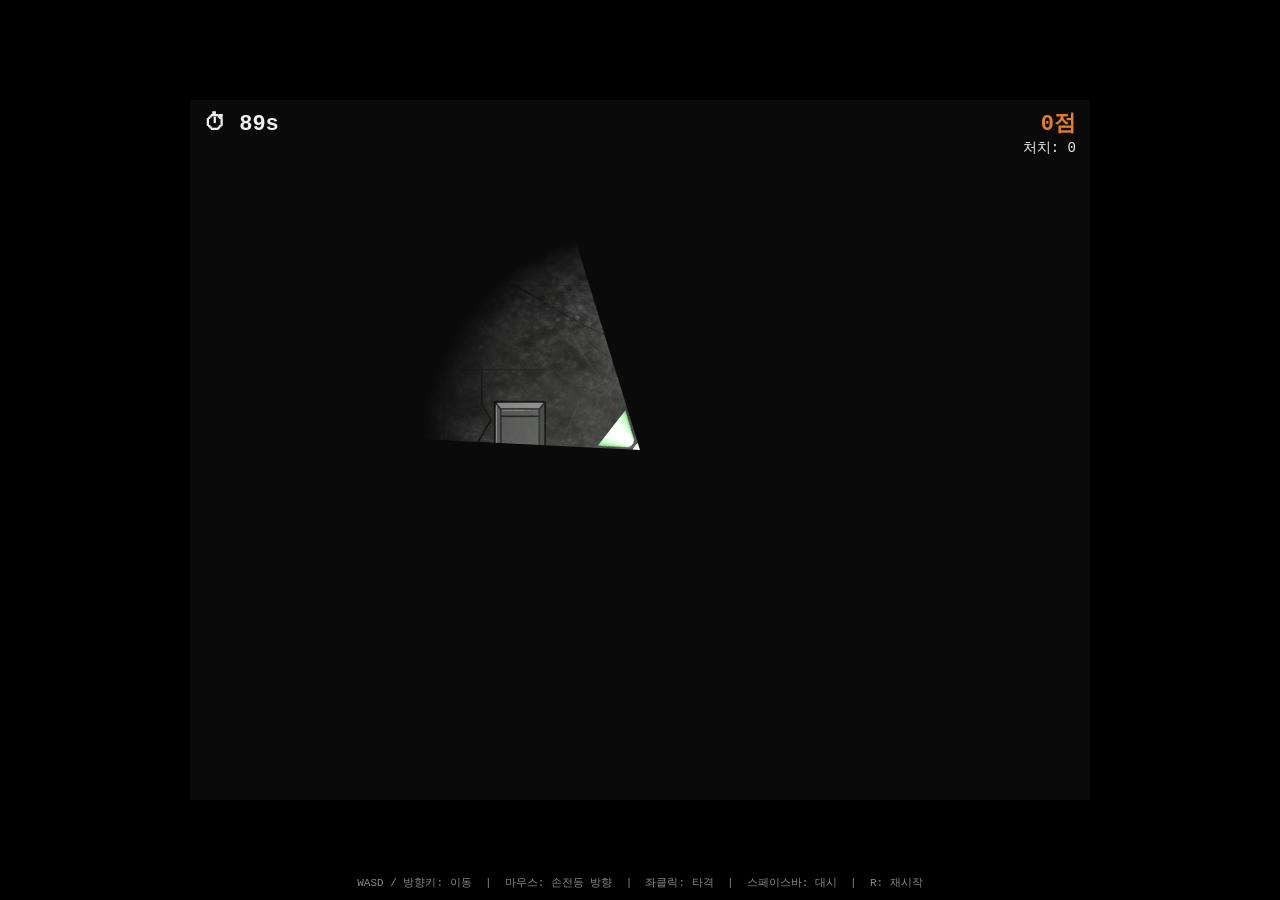
<file: sample_games/섀도우-그라운드_html5_58072445673e/index.html>
<!DOCTYPE html>
<html lang="ko">
<head>
<meta charset="UTF-8">
<meta name="viewport" content="width=device-width, initial-scale=1.0">
<title>섀도우 그라운드</title>
<style>
* { margin: 0; padding: 0; box-sizing: border-box; }
body { background: #000; display: flex; justify-content: center; align-items: center; height: 100vh; overflow: hidden; font-family: 'Courier New', monospace; }
#gameCanvas { display: block; cursor: crosshair; touch-action: none; }
#instructions {
  position: fixed; bottom: 10px; left: 50%; transform: translateX(-50%);
  color: #888; font-size: 11px; text-align: center; pointer-events: none;
  text-shadow: 0 0 4px #000;
}
</style>
</head>
<body>
<canvas id="gameCanvas"></canvas>
<div id="instructions" aria-label="조작 안내">
  WASD / 방향키: 이동 &nbsp;|&nbsp; 마우스: 손전등 방향 &nbsp;|&nbsp; 좌클릭: 타격 &nbsp;|&nbsp; 스페이스바: 대시 &nbsp;|&nbsp; R: 재시작
</div>
<script>
// ─── Canvas Setup ───────────────────────────────────────────────────────────
const canvas = document.getElementById('gameCanvas');
const ctx = canvas.getContext('2d');

let W = 0, H = 0;
function resize() {
  const s = Math.min(window.innerWidth, window.innerHeight, 800);
  W = canvas.width = Math.min(window.innerWidth, 900);
  H = canvas.height = Math.min(window.innerHeight, 700);
}
resize();
window.addEventListener('resize', () => { resize(); });

// ─── Asset Loading ───────────────────────────────────────────────────────────
const imgs = {};
function loadImg(key, src) {
  const img = new Image();
  img.src = src;
  imgs[key] = img;
}
loadImg('player',        'assets/player.png');
loadImg('trackerBasic',  'assets/tracker-basic.png');
loadImg('trackerFast',   'assets/tracker-fast.png');
loadImg('wallPillar',    'assets/wall-pillar.png');
loadImg('backdrop',      'assets/backdrop.png');

// ─── Constants ───────────────────────────────────────────────────────────────
const PLAYER_RADIUS   = 18;
const ENEMY_RADIUS    = 16;
const FLASHLIGHT_ANGLE = Math.PI * 70 / 180; // 70°
const FLASHLIGHT_RANGE = 220;
const ATTACK_RANGE    = 80;
const ATTACK_COOLDOWN = 0.6;
const DASH_COOLDOWN   = 2.0;
const DASH_DIST       = 200;
const DASH_INVINCIBLE = 0.15;
const GAME_DURATION   = 90;
const COMBO_RESET_TIME = 10;
const WALL_COUNT      = 10;

// ─── State ────────────────────────────────────────────────────────────────────
let state = 'PLAYING'; // PLAYING | GAMEOVER | CLEAR
let timer = GAME_DURATION;
let score = 0;
let kills = 0;
let comboMult = 1;
let comboTimer = 0;
let lastKillTime = 0;

let player = {};
let enemies = [];
let walls = [];
let particles = [];
let hitFlashes = [];
let dashTrails = [];
let shakeTimer = 0;

let mouseX = 0, mouseY = 0;
let attackCooldown = 0;
let dashCooldown = 0;
let dashInvincible = 0;
let isDashing = false;
let dashVx = 0, dashVy = 0;
let dashProgress = 0;

let spawnTimer = 0;
let spawnInterval = 3.0;

const keys = {};

// ─── Wall Layout ─────────────────────────────────────────────────────────────
function buildWalls() {
  walls = [];
  const defs = [
    { x: 150, y: 120, w: 60, h: 120 },
    { x: 350, y: 80,  w: 120, h: 60 },
    { x: 600, y: 150, w: 60, h: 100 },
    { x: 100, y: 350, w: 100, h: 60 },
    { x: 300, y: 300, w: 60, h: 140 },
    { x: 500, y: 280, w: 140, h: 60 },
    { x: 700, y: 320, w: 60, h: 120 },
    { x: 200, y: 520, w: 120, h: 60 },
    { x: 480, y: 480, w: 60, h: 120 },
    { x: 650, y: 520, w: 100, h: 60 },
  ];
  defs.forEach(d => walls.push(d));
}

// ─── Player Init ─────────────────────────────────────────────────────────────
function initPlayer() {
  player = {
    x: W / 2, y: H / 2,
    vx: 0, vy: 0,
    speed: 160,
    angle: 0,
    alive: true,
  };
}

// ─── Reset ────────────────────────────────────────────────────────────────────
function resetGame() {
  state = 'PLAYING';
  timer = GAME_DURATION;
  score = 0;
  kills = 0;
  comboMult = 1;
  comboTimer = 0;
  lastKillTime = 0;
  enemies = [];
  particles = [];
  hitFlashes = [];
  dashTrails = [];
  attackCooldown = 0;
  dashCooldown = 0;
  dashInvincible = 0;
  isDashing = false;
  spawnTimer = 0;
  spawnInterval = 3.0;
  shakeTimer = 0;
  buildWalls();
  initPlayer();
}

// ─── Spawn Enemy ─────────────────────────────────────────────────────────────
function spawnEnemy() {
  const elapsed = GAME_DURATION - timer;
  let speed, isFast;
  if (elapsed < 20) {
    speed = 60; isFast = false;
  } else if (elapsed < 50) {
    speed = 90; isFast = false;
  } else {
    speed = 130; isFast = Math.random() < 0.5;
  }

  // Spawn from edge
  let ex, ey;
  const side = Math.floor(Math.random() * 4);
  if (side === 0) { ex = Math.random() * W; ey = -20; }
  else if (side === 1) { ex = W + 20; ey = Math.random() * H; }
  else if (side === 2) { ex = Math.random() * W; ey = H + 20; }
  else { ex = -20; ey = Math.random() * H; }

  enemies.push({ x: ex, y: ey, speed, isFast, angle: 0, alive: true });
}

function getSpawnCount() {
  const elapsed = GAME_DURATION - timer;
  if (elapsed < 20) return Math.floor(Math.random() * 2) + 2; // 2-3
  if (elapsed < 50) return Math.floor(Math.random() * 3) + 4; // 4-6
  return Math.floor(Math.random() * 3) + 7; // 7+
}

function getSpawnInterval() {
  const elapsed = GAME_DURATION - timer;
  if (elapsed < 20) return 3.5;
  if (elapsed < 50) return 2.5;
  return 1.5;
}

// ─── Collision Helpers ────────────────────────────────────────────────────────
function circleRect(cx, cy, cr, rx, ry, rw, rh) {
  const nearX = Math.max(rx, Math.min(cx, rx + rw));
  const nearY = Math.max(ry, Math.min(cy, ry + rh));
  const dx = cx - nearX, dy = cy - nearY;
  return dx * dx + dy * dy < cr * cr;
}

function resolveWallCollision(obj, radius) {
  for (const w of walls) {
    if (circleRect(obj.x, obj.y, radius, w.x, w.y, w.w, w.h)) {
      // Push out
      const cx = w.x + w.w / 2, cy = w.y + w.h / 2;
      const dx = obj.x - cx, dy = obj.y - cy;
      const overlapX = (w.w / 2 + radius) - Math.abs(dx);
      const overlapY = (w.h / 2 + radius) - Math.abs(dy);
      if (overlapX < overlapY) {
        obj.x += Math.sign(dx) * overlapX;
      } else {
        obj.y += Math.sign(dy) * overlapY;
      }
    }
  }
  // Clamp to canvas
  obj.x = Math.max(radius, Math.min(W - radius, obj.x));
  obj.y = Math.max(radius, Math.min(H - radius, obj.y));
}

// ─── Flashlight Check ─────────────────────────────────────────────────────────
function inFlashlight(ex, ey) {
  const dx = ex - player.x, dy = ey - player.y;
  const dist = Math.sqrt(dx * dx + dy * dy);
  if (dist > FLASHLIGHT_RANGE) return false;
  const angle = Math.atan2(dy, dx);
  let diff = angle - player.angle;
  while (diff > Math.PI) diff -= Math.PI * 2;
  while (diff < -Math.PI) diff += Math.PI * 2;
  return Math.abs(diff) <= FLASHLIGHT_ANGLE / 2;
}

// ─── Particles ────────────────────────────────────────────────────────────────
function spawnDeathParticles(x, y) {
  const count = 8 + Math.floor(Math.random() * 5);
  for (let i = 0; i < count; i++) {
    const angle = Math.random() * Math.PI * 2;
    const speed = 60 + Math.random() * 80;
    particles.push({
      x, y,
      vx: Math.cos(angle) * speed,
      vy: Math.sin(angle) * speed,
      r: 3 + Math.random() * 3,
      alpha: 1,
      life: 0.4,
      maxLife: 0.4,
    });
  }
}

function spawnHitFlash(x, y) {
  hitFlashes.push({ x, y, r: 60, alpha: 1, life: 0.15, maxLife: 0.15 });
}

// ─── Attack ───────────────────────────────────────────────────────────────────
function doAttack() {
  if (attackCooldown > 0) return;
  attackCooldown = ATTACK_COOLDOWN;

  // Flash at attack point
  const ax = player.x + Math.cos(player.angle) * ATTACK_RANGE;
  const ay = player.y + Math.sin(player.angle) * ATTACK_RANGE;
  spawnHitFlash(ax, ay);

  let hit = false;
  for (let i = enemies.length - 1; i >= 0; i--) {
    const e = enemies[i];
    if (!inFlashlight(e.x, e.y)) continue;
    const dx = e.x - player.x, dy = e.y - player.y;
    const dist = Math.sqrt(dx * dx + dy * dy);
    if (dist <= ATTACK_RANGE + ENEMY_RADIUS) {
      spawnDeathParticles(e.x, e.y);
      enemies.splice(i, 1);
      kills++;
      // Combo
      const now = GAME_DURATION - timer;
      lastKillTime = now;
      if (kills % 5 === 0) {
        if (comboMult === 1) comboMult = 2;
        else if (comboMult === 2) comboMult = 4;
        else if (comboMult === 4) comboMult = 8;
      }
      score += 100 * comboMult;
      hit = true;
    }
  }
}

// ─── Dash ─────────────────────────────────────────────────────────────────────
function doDash() {
  if (dashCooldown > 0 || isDashing) return;
  const dx = (keys['ArrowRight'] || keys['KeyD']) ? 1 : (keys['ArrowLeft'] || keys['KeyA']) ? -1 : 0;
  const dy = (keys['ArrowDown']  || keys['KeyS']) ? 1 : (keys['ArrowUp']  || keys['KeyW']) ? -1 : 0;
  let nx = dx, ny = dy;
  if (nx === 0 && ny === 0) {
    nx = Math.cos(player.angle);
    ny = Math.sin(player.angle);
  }
  const len = Math.sqrt(nx * nx + ny * ny);
  dashVx = nx / len;
  dashVy = ny / len;
  isDashing = true;
  dashProgress = 0;
  dashInvincible = DASH_INVINCIBLE;
  dashCooldown = DASH_COOLDOWN;
}

// ─── Update ───────────────────────────────────────────────────────────────────
let lastTime = 0;
function update(ts) {
  const dt = Math.min((ts - lastTime) / 1000, 0.05);
  lastTime = ts;

  if (state !== 'PLAYING') {
    requestAnimationFrame(update);
    render();
    return;
  }

  // Timer
  timer -= dt;
  if (timer <= 0) {
    timer = 0;
    state = 'CLEAR';
    score += comboMult * 500;
    render();
    requestAnimationFrame(update);
    return;
  }

  // Cooldowns
  if (attackCooldown > 0) attackCooldown -= dt;
  if (dashCooldown > 0) dashCooldown -= dt;
  if (dashInvincible > 0) dashInvincible -= dt;

  // Combo reset
  const elapsed = GAME_DURATION - timer;
  if (comboMult > 1 && (elapsed - lastKillTime) > COMBO_RESET_TIME) {
    comboMult = 1;
  }

  // Shake
  if (shakeTimer > 0) shakeTimer -= dt;

  // Player movement
  let mvx = 0, mvy = 0;
  if (keys['ArrowLeft']  || keys['KeyA']) mvx -= 1;
  if (keys['ArrowRight'] || keys['KeyD']) mvx += 1;
  if (keys['ArrowUp']    || keys['KeyW']) mvy -= 1;
  if (keys['ArrowDown']  || keys['KeyS']) mvy += 1;
  const mlen = Math.sqrt(mvx * mvx + mvy * mvy);
  if (mlen > 0) { mvx /= mlen; mvy /= mlen; }

  if (isDashing) {
    const dashSpeed = DASH_DIST / DASH_INVINCIBLE;
    player.x += dashVx * dashSpeed * dt;
    player.y += dashVy * dashSpeed * dt;
    dashProgress += dt;
    // Dash trails
    dashTrails.push({ x: player.x, y: player.y, alpha: 0.4, life: 0.25, maxLife: 0.25 });
    if (dashProgress >= DASH_INVINCIBLE) {
      isDashing = false;
    }
  } else {
    player.x += mvx * player.speed * dt;
    player.y += mvy * player.speed * dt;
  }

  // Mouse angle
  const rect = canvas.getBoundingClientRect();
  player.angle = Math.atan2(mouseY - player.y, mouseX - player.x);

  resolveWallCollision(player, PLAYER_RADIUS);

  // Spawn
  spawnTimer -= dt;
  if (spawnTimer <= 0) {
    spawnInterval = getSpawnInterval();
    spawnTimer = spawnInterval;
    const count = getSpawnCount();
    // Only spawn if under max cap
    const maxEnemies = 20;
    const toSpawn = Math.min(count, maxEnemies - enemies.length);
    for (let i = 0; i < toSpawn; i++) spawnEnemy();
  }

  // Enemy update
  for (const e of enemies) {
    const dx = player.x - e.x, dy = player.y - e.y;
    const dist = Math.sqrt(dx * dx + dy * dy);
    if (dist > 0) {
      e.x += (dx / dist) * e.speed * dt;
      e.y += (dy / dist) * e.speed * dt;
      e.angle = Math.atan2(dy, dx);
    }
    resolveWallCollision(e, ENEMY_RADIUS);

    // Shake if close and in dark
    if (!inFlashlight(e.x, e.y) && dist < 150) {
      shakeTimer = 0.05;
    }

    // Collision with player
    if (dashInvincible <= 0) {
      const pdx = e.x - player.x, pdy = e.y - player.y;
      if (pdx * pdx + pdy * pdy < (PLAYER_RADIUS + ENEMY_RADIUS) * (PLAYER_RADIUS + ENEMY_RADIUS)) {
        state = 'GAMEOVER';
      }
    }
  }

  // Particles
  for (let i = particles.length - 1; i >= 0; i--) {
    const p = particles[i];
    p.x += p.vx * dt;
    p.y += p.vy * dt;
    p.life -= dt;
    p.alpha = p.life / p.maxLife;
    if (p.life <= 0) particles.splice(i, 1);
  }

  // Hit flashes
  for (let i = hitFlashes.length - 1; i >= 0; i--) {
    const f = hitFlashes[i];
    f.life -= dt;
    f.alpha = f.life / f.maxLife;
    if (f.life <= 0) hitFlashes.splice(i, 1);
  }

  // Dash trails
  for (let i = dashTrails.length - 1; i >= 0; i--) {
    const t = dashTrails[i];
    t.life -= dt;
    t.alpha = (t.life / t.maxLife) * 0.4;
    if (t.life <= 0) dashTrails.splice(i, 1);
  }

  render();
  requestAnimationFrame(update);
}

// ─── Render ───────────────────────────────────────────────────────────────────
function render() {
  ctx.save();

  // Screen shake
  if (shakeTimer > 0) {
    ctx.translate(
      (Math.random() - 0.5) * 4,
      (Math.random() - 0.5) * 4
    );
  }

  // Backdrop
  if (imgs.backdrop && imgs.backdrop.complete && imgs.backdrop.naturalWidth > 0) {
    ctx.drawImage(imgs.backdrop, 0, 0, W, H);
  } else {
    ctx.fillStyle = '#0d0d0d';
    ctx.fillRect(0, 0, W, H);
  }

  // Walls (below light)
  drawWalls();

  // Dash trails
  for (const t of dashTrails) {
    ctx.save();
    ctx.globalAlpha = t.alpha;
    ctx.fillStyle = '#d4d4d4';
    ctx.beginPath();
    ctx.arc(t.x, t.y, PLAYER_RADIUS, 0, Math.PI * 2);
    ctx.fill();
    ctx.restore();
  }

  // Enemies (only in flashlight)
  for (const e of enemies) {
    if (!inFlashlight(e.x, e.y)) continue;
    drawEnemy(e);
  }

  // Player
  drawPlayer();

  // Particles
  for (const p of particles) {
    ctx.save();
    ctx.globalAlpha = p.alpha;
    ctx.fillStyle = '#e74c3c';
    ctx.beginPath();
    ctx.arc(p.x, p.y, p.r, 0, Math.PI * 2);
    ctx.fill();
    ctx.restore();
  }

  // Hit flashes
  for (const f of hitFlashes) {
    ctx.save();
    ctx.globalAlpha = f.alpha * 0.8;
    const grad = ctx.createRadialGradient(f.x, f.y, 0, f.x, f.y, f.r);
    grad.addColorStop(0, 'rgba(255,255,255,1)');
    grad.addColorStop(1, 'rgba(255,255,255,0)');
    ctx.fillStyle = grad;
    ctx.beginPath();
    ctx.arc(f.x, f.y, f.r, 0, Math.PI * 2);
    ctx.fill();
    ctx.restore();
  }

  // Darkness overlay with flashlight hole
  drawDarkness();

  // UI
  drawUI();

  ctx.restore();
}

function drawWalls() {
  for (const w of walls) {
    if (imgs.wallPillar && imgs.wallPillar.complete && imgs.wallPillar.naturalWidth > 0) {
      ctx.drawImage(imgs.wallPillar, w.x, w.y, w.w, w.h);
    } else {
      ctx.fillStyle = '#1c1c1c';
      ctx.strokeStyle = '#2e2e2e';
      ctx.lineWidth = 2;
      ctx.fillRect(w.x, w.y, w.w, w.h);
      ctx.strokeRect(w.x, w.y, w.w, w.h);
    }
  }
}

function drawPlayer() {
  ctx.save();
  ctx.translate(player.x, player.y);
  // Ambient glow
  const ambGrad = ctx.createRadialGradient(0, 0, 0, 0, 0, 40);
  ambGrad.addColorStop(0, 'rgba(212,212,212,0.15)');
  ambGrad.addColorStop(1, 'rgba(212,212,212,0)');
  ctx.fillStyle = ambGrad;
  ctx.beginPath();
  ctx.arc(0, 0, 40, 0, Math.PI * 2);
  ctx.fill();

  if (imgs.player && imgs.player.complete && imgs.player.naturalWidth > 0) {
    ctx.rotate(player.angle + Math.PI / 2);
    const pw = PLAYER_RADIUS * 2.5, ph = PLAYER_RADIUS * 4;
    ctx.drawImage(imgs.player, -pw / 2, -ph / 2, pw, ph);
  } else {
    ctx.fillStyle = '#d4d4d4';
    ctx.strokeStyle = '#ffffff';
    ctx.lineWidth = 2;
    ctx.beginPath();
    ctx.arc(0, 0, PLAYER_RADIUS, 0, Math.PI * 2);
    ctx.fill();
    ctx.stroke();
    // Flashlight indicator
    ctx.strokeStyle = '#fffbe6';
    ctx.lineWidth = 2;
    ctx.beginPath();
    ctx.moveTo(0, 0);
    ctx.lineTo(Math.cos(player.angle) * 28, Math.sin(player.angle) * 28);
    ctx.stroke();
  }
  ctx.restore();
}

function drawEnemy(e) {
  ctx.save();
  ctx.translate(e.x, e.y);
  ctx.rotate(e.angle + Math.PI / 2);

  if (e.isFast) {
    if (imgs.trackerFast && imgs.trackerFast.complete && imgs.trackerFast.naturalWidth > 0) {
      const ew = ENEMY_RADIUS * 2.2, eh = ENEMY_RADIUS * 3.5;
      ctx.drawImage(imgs.trackerFast, -ew / 2, -eh / 2, ew, eh);
    } else {
      ctx.fillStyle = '#8e1a0e';
      ctx.strokeStyle = '#ff4444';
      ctx.lineWidth = 1.5;
      // Diamond
      ctx.beginPath();
      ctx.moveTo(0, -ENEMY_RADIUS);
      ctx.lineTo(ENEMY_RADIUS * 0.6, 0);
      ctx.lineTo(0, ENEMY_RADIUS);
      ctx.lineTo(-ENEMY_RADIUS * 0.6, 0);
      ctx.closePath();
      ctx.fill();
      ctx.stroke();
    }
  } else {
    if (imgs.trackerBasic && imgs.trackerBasic.complete && imgs.trackerBasic.naturalWidth > 0) {
      const ew = ENEMY_RADIUS * 2.4, eh = ENEMY_RADIUS * 3.2;
      ctx.drawImage(imgs.trackerBasic, -ew / 2, -eh / 2, ew, eh);
    } else {
      ctx.fillStyle = '#c0392b';
      ctx.strokeStyle = '#e74c3c';
      ctx.lineWidth = 1.5;
      // Pentagon
      ctx.beginPath();
      for (let i = 0; i < 5; i++) {
        const a = (i * 2 * Math.PI / 5) - Math.PI / 2;
        const px = Math.cos(a) * ENEMY_RADIUS;
        const py = Math.sin(a) * ENEMY_RADIUS;
        if (i === 0) ctx.moveTo(px, py); else ctx.lineTo(px, py);
      }
      ctx.closePath();
      ctx.fill();
      ctx.stroke();
    }
  }
  ctx.restore();
}

function drawDarkness() {
  // Create offscreen darkness layer
  const offscreen = document.createElement('canvas');
  offscreen.width = W;
  offscreen.height = H;
  const octx = offscreen.getContext('2d');

  // Fill with darkness
  octx.fillStyle = '#0a0a0a';
  octx.fillRect(0, 0, W, H);

  // Cut out flashlight cone
  octx.save();
  octx.globalCompositeOperation = 'destination-out';

  const px = player.x, py = player.y;
  const startAngle = player.angle - FLASHLIGHT_ANGLE / 2;
  const endAngle   = player.angle + FLASHLIGHT_ANGLE / 2;

  // Cone gradient
  const grad = octx.createRadialGradient(px, py, 0, px, py, FLASHLIGHT_RANGE);
  grad.addColorStop(0,   'rgba(0,0,0,1)');
  grad.addColorStop(0.7, 'rgba(0,0,0,0.9)');
  grad.addColorStop(1,   'rgba(0,0,0,0)');
  octx.fillStyle = grad;

  octx.beginPath();
  octx.moveTo(px, py);
  octx.arc(px, py, FLASHLIGHT_RANGE, startAngle, endAngle);
  octx.closePath();
  octx.fill();
  octx.restore();

  // Draw darkness over main canvas
  ctx.drawImage(offscreen, 0, 0);

  // Warm flashlight glow on top
  ctx.save();
  ctx.globalCompositeOperation = 'lighter';
  const warmGrad = ctx.createRadialGradient(px, py, 0, px, py, FLASHLIGHT_RANGE);
  warmGrad.addColorStop(0,   'rgba(255,251,230,0.18)');
  warmGrad.addColorStop(0.5, 'rgba(255,251,230,0.08)');
  warmGrad.addColorStop(1,   'rgba(255,251,230,0)');
  ctx.fillStyle = warmGrad;
  ctx.beginPath();
  ctx.moveTo(px, py);
  ctx.arc(px, py, FLASHLIGHT_RANGE, startAngle, endAngle);
  ctx.closePath();
  ctx.fill();
  ctx.restore();

  // Outer border pulse (50s+)
  const elapsed = GAME_DURATION - timer;
  if (elapsed > 50 && state === 'PLAYING') {
    const pulse = 0.075 + 0.075 * Math.sin(Date.now() / 500);
    ctx.save();
    ctx.globalAlpha = pulse;
    ctx.strokeStyle = '#c0392b';
    ctx.lineWidth = 16;
    ctx.strokeRect(0, 0, W, H);
    ctx.restore();
  }
}

function drawUI() {
  const elapsed = GAME_DURATION - timer;

  // Timer
  ctx.save();
  ctx.fillStyle = '#f0f0f0';
  ctx.font = 'bold 22px "Courier New"';
  ctx.textAlign = 'left';
  const t = Math.ceil(timer);
  ctx.fillText(`⏱ ${t}s`, 14, 30);

  // Score
  ctx.fillStyle = '#e67e22';
  ctx.textAlign = 'right';
  ctx.fillText(`${score}점`, W - 14, 30);

  // Kills + Combo
  ctx.fillStyle = '#f0f0f0';
  ctx.font = '14px "Courier New"';
  ctx.fillText(`처치: ${kills}`, W - 14, 52);
  if (comboMult > 1) {
    ctx.fillStyle = '#e67e22';
    ctx.font = 'bold 16px "Courier New"';
    ctx.fillText(`×${comboMult} 콤보!`, W - 14, 72);
  }

  // Attack cooldown arc under player
  ctx.textAlign = 'left';
  if (attackCooldown > 0) {
    const frac = attackCooldown / ATTACK_COOLDOWN;
    ctx.strokeStyle = '#e67e22';
    ctx.lineWidth = 3;
    ctx.lineCap = 'round';
    ctx.beginPath();
    ctx.arc(player.x, player.y + PLAYER_RADIUS + 10, 8, -Math.PI / 2, -Math.PI / 2 + (1 - frac) * Math.PI * 2);
    ctx.stroke();
  }

  // Dash cooldown indicator
  if (dashCooldown > 0) {
    const frac = dashCooldown / DASH_COOLDOWN;
    ctx.strokeStyle = '#3498db';
    ctx.lineWidth = 3;
    ctx.lineCap = 'round';
    ctx.beginPath();
    ctx.arc(player.x, player.y + PLAYER_RADIUS + 10, 14, -Math.PI / 2, -Math.PI / 2 + (1 - frac) * Math.PI * 2);
    ctx.stroke();
  }

  ctx.restore();

  // Overlays
  if (state === 'GAMEOVER') drawGameOver();
  if (state === 'CLEAR')    drawClear();
}

function drawGameOver() {
  ctx.save();
  ctx.fillStyle = 'rgba(0,0,0,0.75)';
  ctx.fillRect(0, 0, W, H);

  ctx.fillStyle = '#e74c3c';
  ctx.font = 'bold 48px "Courier New"';
  ctx.textAlign = 'center';
  ctx.fillText('게임 오버', W / 2, H / 2 - 60);

  ctx.fillStyle = '#f0f0f0';
  ctx.font = '22px "Courier New"';
  ctx.fillText(`점수: ${score}`, W / 2, H / 2 - 10);
  ctx.fillText(`처치: ${kills}`, W / 2, H / 2 + 25);
  ctx.fillText(`경과: ${Math.floor(GAME_DURATION - timer)}초`, W / 2, H / 2 + 58);

  ctx.fillStyle = '#e67e22';
  ctx.font = '18px "Courier New"';
  ctx.fillText('R키 또는 클릭으로 재시작', W / 2, H / 2 + 100);
  ctx.restore();
}

function drawClear() {
  ctx.save();
  ctx.fillStyle = 'rgba(0,0,0,0.75)';
  ctx.fillRect(0, 0, W, H);

  ctx.fillStyle = '#f1c40f';
  ctx.font = 'bold 48px "Courier New"';
  ctx.textAlign = 'center';
  ctx.fillText('생존 성공!', W / 2, H / 2 - 70);

  ctx.fillStyle = '#f0f0f0';
  ctx.font = '22px "Courier New"';
  ctx.fillText(`최종 점수: ${score}`, W / 2, H / 2 - 15);
  ctx.fillText(`처치 수: ${kills}`, W / 2, H / 2 + 22);

  ctx.fillStyle = '#e67e22';
  ctx.font = '18px "Courier New"';
  ctx.fillText('R키 또는 클릭으로 재시작', W / 2, H / 2 + 70);
  ctx.restore();
}

// ─── Input ────────────────────────────────────────────────────────────────────
document.addEventListener('keydown', e => {
  keys[e.code] = true;
  if (e.code === 'Space') {
    e.preventDefault();
    if (state === 'PLAYING') doDash();
  }
  if (e.code === 'KeyR') resetGame();
});
document.addEventListener('keyup', e => { keys[e.code] = false; });

canvas.addEventListener('mousemove', e => {
  const rect = canvas.getBoundingClientRect();
  mouseX = e.clientX - rect.left;
  mouseY = e.clientY - rect.top;
});

canvas.addEventListener('click', e => {
  if (state === 'GAMEOVER' || state === 'CLEAR') {
    resetGame();
    return;
  }
  if (state === 'PLAYING') doAttack();
});

// Touch support
canvas.addEventListener('touchstart', e => {
  e.preventDefault();
  if (state === 'GAMEOVER' || state === 'CLEAR') { resetGame(); return; }
  if (state === 'PLAYING') doAttack();
}, { passive: false });

canvas.addEventListener('touchmove', e => {
  e.preventDefault();
  const rect = canvas.getBoundingClientRect();
  const t = e.touches[0];
  mouseX = t.clientX - rect.left;
  mouseY = t.clientY - rect.top;
}, { passive: false });

// ─── Boot ─────────────────────────────────────────────────────────────────────
resetGame();
requestAnimationFrame(ts => { lastTime = ts; requestAnimationFrame(update); });
</script>
</body>
</html>
</file>
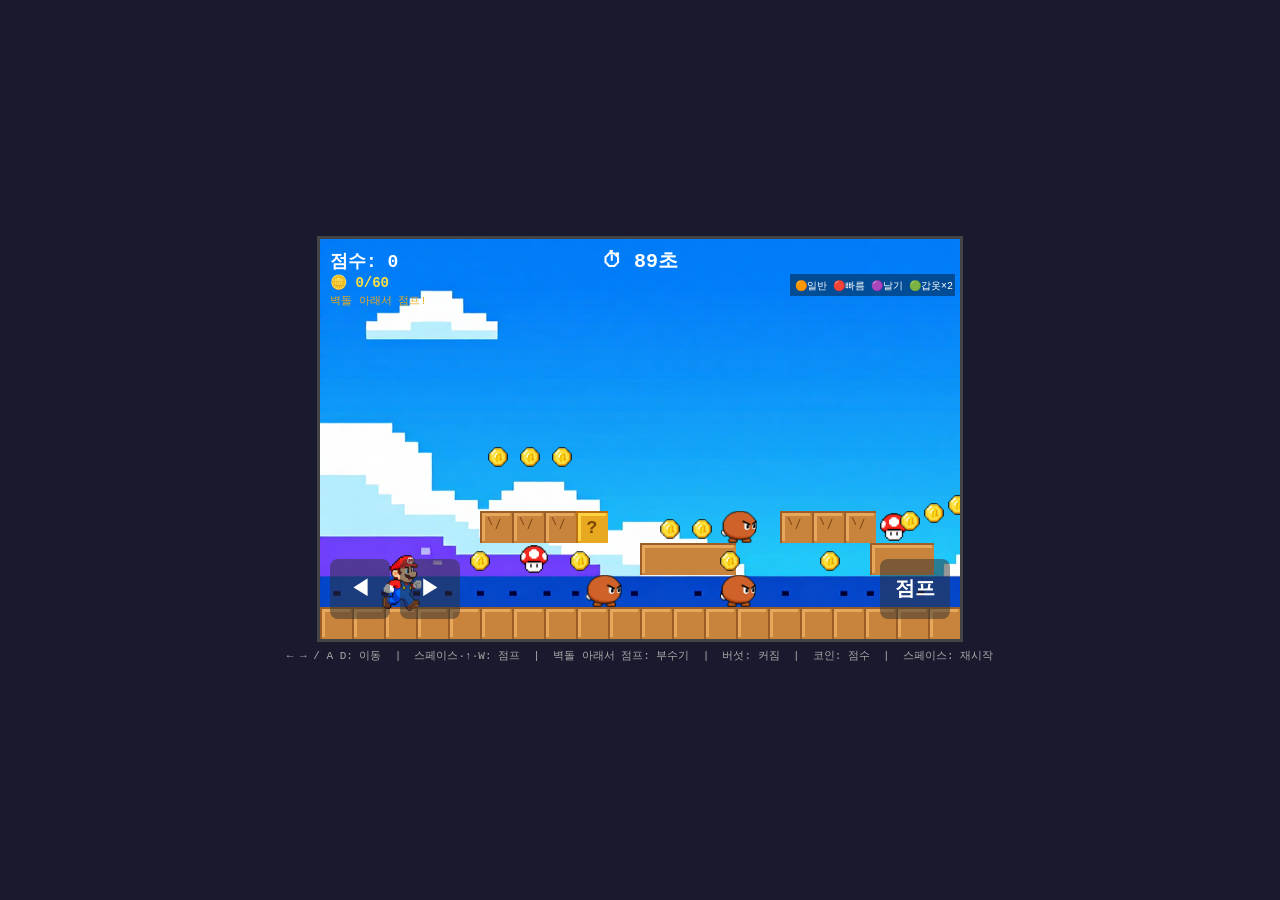
<file: sample_games/슈퍼마리오_html5_9ea573bd22aa/index.html>
<!DOCTYPE html>
<html lang="ko">
<head>
<meta charset="UTF-8">
<meta name="viewport" content="width=device-width, initial-scale=1.0">
<title>별똥 용사 달리기</title>
<style>
  * { margin: 0; padding: 0; box-sizing: border-box; }
  body { background: #1a1a2e; display: flex; flex-direction: column; align-items: center; justify-content: center; height: 100vh; overflow: hidden; font-family: 'Courier New', monospace; }
  #gameCanvas { display: block; image-rendering: pixelated; border: 3px solid #444; max-width: 100vw; max-height: 100vh; }
  #instructions { color: #aaa; font-size: 11px; text-align: center; margin-top: 6px; line-height: 1.5; }
</style>
</head>
<body>
<canvas id="gameCanvas" width="640" height="400" aria-label="별똥 용사 달리기 게임 캔버스" role="img"></canvas>
<div id="instructions">
  ← → / A D: 이동 &nbsp;|&nbsp; 스페이스·↑·W: 점프 &nbsp;|&nbsp; 벽돌 아래서 점프: 부수기 &nbsp;|&nbsp; 버섯: 커짐 &nbsp;|&nbsp; 코인: 점수 &nbsp;|&nbsp; 스페이스: 재시작
</div>
<script>
(function(){
'use strict';

const canvas = document.getElementById('gameCanvas');
const ctx = canvas.getContext('2d');
const W = canvas.width;
const H = canvas.height;

// ── Assets ──────────────────────────────────────────────────────────────────
const imgPlayer   = new Image(); imgPlayer.src   = 'assets/player.png';
const imgMonster  = new Image(); imgMonster.src  = 'assets/monster.png';
const imgBackdrop = new Image(); imgBackdrop.src = 'assets/backdrop.png';
const imgMushroom = new Image(); imgMushroom.src = 'assets/mushroom.png';
const imgCoin     = new Image(); imgCoin.src     = 'assets/coin.png';
const imgEnemyFly = new Image(); imgEnemyFly.src = 'assets/enemy-fly.png';
const imgEnemyFast= new Image(); imgEnemyFast.src= 'assets/enemy-fast.png';
const imgEnemyArmor=new Image(); imgEnemyArmor.src='assets/enemy-armor.png';

let playerImgOk=false, monsterImgOk=false, backdropOk=false;
let mushroomImgOk=false, coinImgOk=false;
let enemyFlyOk=false, enemyFastOk=false, enemyArmorOk=false;
imgPlayer.onload   = () => { playerImgOk   = true; };
imgMonster.onload  = () => { monsterImgOk  = true; };
imgBackdrop.onload = () => { backdropOk    = true; };
imgMushroom.onload = () => { mushroomImgOk = true; };
imgCoin.onload     = () => { coinImgOk     = true; };
imgEnemyFly.onload = () => { enemyFlyOk    = true; };
imgEnemyFast.onload= () => { enemyFastOk   = true; };
imgEnemyArmor.onload=() => { enemyArmorOk  = true; };

// ── Constants ────────────────────────────────────────────────────────────────
const TILE           = 32;
const GRAVITY        = 0.55;
const MAX_SPEED      = 6;
const ACCEL          = 0.6;
const FRICTION       = 0.82;
const JUMP_FORCE     = -9;
const JUMP_HOLD_BOOST= -0.3;
const JUMP_HOLD_FRAMES=8;
const BOUNCE_VY      = -5;
const STAGE_TIME     = 90;

// ── Input ────────────────────────────────────────────────────────────────────
const keys = {};
document.addEventListener('keydown', e => {
  keys[e.code] = true;
  if ((e.code==='Space'||e.code==='ArrowUp'||e.code==='KeyW') && gameState==='DEAD')  restart();
  if ((e.code==='Space'||e.code==='ArrowUp'||e.code==='KeyW') && gameState==='CLEAR') restart();
  if (e.code==='Space'||e.code==='ArrowUp'||e.code==='KeyW') jumpPressed();
  if (e.code==='Space'||e.code.startsWith('Arrow')) e.preventDefault();
});
document.addEventListener('keyup', e => {
  keys[e.code] = false;
  if (e.code==='Space'||e.code==='ArrowUp'||e.code==='KeyW') jumpReleased();
});

// Touch controls
let touchLeft=false, touchRight=false, touchJump=false;
function makeTouchBtn(label,x,y,w,h,onDown,onUp){return{label,x,y,w,h,onDown,onUp,pressed:false};}
const touchBtns=[
  makeTouchBtn('◀',10,H-80,60,60,()=>{touchLeft=true;},()=>{touchLeft=false;}),
  makeTouchBtn('▶',80,H-80,60,60,()=>{touchRight=true;},()=>{touchRight=false;}),
  makeTouchBtn('점프',W-80,H-80,70,60,()=>{touchJump=true;jumpPressed();},()=>{touchJump=false;jumpReleased();}),
];
function handleTouch(e,isDown){
  e.preventDefault();
  const rect=canvas.getBoundingClientRect();
  const scaleX=W/rect.width, scaleY=H/rect.height;
  for(let t of e.changedTouches){
    const tx=(t.clientX-rect.left)*scaleX;
    const ty=(t.clientY-rect.top)*scaleY;
    for(let btn of touchBtns){
      if(tx>=btn.x&&tx<=btn.x+btn.w&&ty>=btn.y&&ty<=btn.y+btn.h){
        if(isDown)btn.onDown();else btn.onUp();
      }
    }
  }
}
canvas.addEventListener('touchstart',e=>handleTouch(e,true),{passive:false});
canvas.addEventListener('touchend',  e=>handleTouch(e,false),{passive:false});
canvas.addEventListener('touchcancel',e=>handleTouch(e,false),{passive:false});

// ── Level Design ─────────────────────────────────────────────────────────────
// Enemy types: 'normal' | 'fast' | 'fly' | 'armor'
// armor enemies require 2 stomps; fly enemies patrol in the air
function makeMonster(x,y,patrolLeft,patrolRight,speed,facingRight,type){
  type = type||'normal';
  return {
    x, y, patrolLeft, patrolRight,
    vx: facingRight ? Math.abs(speed) : -Math.abs(speed),
    alive: true, squished: false, squishTimer: 0, facingRight,
    type,
    hp: (type==='armor') ? 2 : 1,
    flyBase: y,
    flyPhase: Math.random()*Math.PI*2
  };
}

// ── Brick block helper ────────────────────────────────────────────────────────
// breakable=true: player can break from below by jumping; contains optional item
// item: null | 'coin' | 'mushroom' | 'coins3' (spawns 3 coins)
function makeBrick(x, y, breakable, item){
  return { x, y, w:TILE, h:TILE, breakable: breakable||false, item: item||null,
           broken:false, shakeTimer:0 };
}

function buildLevel(){
  const platforms=[];
  const monsters=[];
  const coins=[];
  const mushrooms=[];
  const bricks=[];

  // Ground segments (with gaps)
  for(let x=0;x<800;x+=TILE)       platforms.push({x,y:H-TILE,w:TILE,h:TILE});
  // Gap 800→864
  for(let x=864;x<1280;x+=TILE)    platforms.push({x,y:H-TILE,w:TILE,h:TILE});
  // Gap 1280→1376
  for(let x=1376;x<1760;x+=TILE)   platforms.push({x,y:H-TILE,w:TILE,h:TILE});
  // Gap 1760→1888
  for(let x=1888;x<2400;x+=TILE)   platforms.push({x,y:H-TILE,w:TILE,h:TILE});
  // Gap 2400→2496
  for(let x=2496;x<3200;x+=TILE)   platforms.push({x,y:H-TILE,w:TILE,h:TILE});

  // Elevated platforms
  platforms.push({x:320, y:H-TILE*3,w:TILE*3,h:TILE});
  platforms.push({x:550, y:H-TILE*3,w:TILE*2,h:TILE});
  platforms.push({x:960, y:H-TILE*3,w:TILE*4,h:TILE});
  platforms.push({x:1100,y:H-TILE*4,w:TILE*2,h:TILE});
  platforms.push({x:1450,y:H-TILE*3,w:TILE*3,h:TILE});
  platforms.push({x:1600,y:H-TILE*4,w:TILE*2,h:TILE});
  platforms.push({x:2000,y:H-TILE*3,w:TILE*3,h:TILE});
  platforms.push({x:2200,y:H-TILE*3,w:TILE*2,h:TILE});
  platforms.push({x:2600,y:H-TILE*3,w:TILE*4,h:TILE});
  platforms.push({x:2800,y:H-TILE*4,w:TILE*2,h:TILE});
  platforms.push({x:2950,y:H-TILE*3,w:TILE*3,h:TILE});

  // ── Breakable brick blocks (overhead) ────────────────────────────────────
  // Zone 1: intro bricks — low overhead, easy to reach
  bricks.push(makeBrick(160, H-TILE*4, true,  'coin'));      // single coin brick
  bricks.push(makeBrick(192, H-TILE*4, true,  null));        // plain breakable
  bricks.push(makeBrick(224, H-TILE*4, true,  null));
  bricks.push(makeBrick(256, H-TILE*4, false, 'coin'));      // question-mark style (unbreakable, gives coin)
  bricks.push(makeBrick(460, H-TILE*4, true,  'mushroom'));  // mushroom brick!
  bricks.push(makeBrick(492, H-TILE*4, true,  null));
  bricks.push(makeBrick(524, H-TILE*4, true,  'coin'));
  bricks.push(makeBrick(700, H-TILE*5, false, 'coin'));      // high up coin block

  // Zone 2: mid-game bricks
  bricks.push(makeBrick(880,  H-TILE*4, true,  null));
  bricks.push(makeBrick(912,  H-TILE*4, true,  'coin'));
  bricks.push(makeBrick(944,  H-TILE*4, true,  null));
  bricks.push(makeBrick(976,  H-TILE*4, false, 'mushroom')); // hidden mushroom block
  bricks.push(makeBrick(1040, H-TILE*5, true,  'coin'));
  bricks.push(makeBrick(1072, H-TILE*5, true,  null));
  bricks.push(makeBrick(1200, H-TILE*4, true,  null));
  bricks.push(makeBrick(1232, H-TILE*4, true,  'coins3'));   // triple coin brick

  // Zone 3: elevated area bricks
  bricks.push(makeBrick(1400, H-TILE*5, true,  null));
  bricks.push(makeBrick(1432, H-TILE*5, true,  'coin'));
  bricks.push(makeBrick(1464, H-TILE*5, true,  null));
  bricks.push(makeBrick(1496, H-TILE*5, false, 'mushroom'));
  bricks.push(makeBrick(1560, H-TILE*6, true,  'coins3'));
  bricks.push(makeBrick(1592, H-TILE*6, true,  null));
  bricks.push(makeBrick(1700, H-TILE*4, true,  null));
  bricks.push(makeBrick(1732, H-TILE*4, true,  'coin'));

  // Zone 4: dense brick area
  bricks.push(makeBrick(1920, H-TILE*4, true,  null));
  bricks.push(makeBrick(1952, H-TILE*4, true,  'coin'));
  bricks.push(makeBrick(1984, H-TILE*4, true,  null));
  bricks.push(makeBrick(2016, H-TILE*4, false, 'mushroom'));
  bricks.push(makeBrick(2048, H-TILE*4, true,  null));
  bricks.push(makeBrick(2080, H-TILE*5, true,  'coins3'));
  bricks.push(makeBrick(2112, H-TILE*5, true,  null));
  bricks.push(makeBrick(2240, H-TILE*4, true,  'coin'));
  bricks.push(makeBrick(2272, H-TILE*4, true,  null));
  bricks.push(makeBrick(2304, H-TILE*5, false, 'coin'));

  // Zone 5: hardest — bricks at various heights
  bricks.push(makeBrick(2530, H-TILE*4, true,  null));
  bricks.push(makeBrick(2562, H-TILE*4, true,  'coin'));
  bricks.push(makeBrick(2594, H-TILE*4, true,  null));
  bricks.push(makeBrick(2626, H-TILE*5, false, 'mushroom'));
  bricks.push(makeBrick(2700, H-TILE*4, true,  'coins3'));
  bricks.push(makeBrick(2732, H-TILE*4, true,  null));
  bricks.push(makeBrick(2800, H-TILE*5, true,  'coin'));
  bricks.push(makeBrick(2832, H-TILE*5, true,  null));
  bricks.push(makeBrick(2900, H-TILE*4, true,  null));
  bricks.push(makeBrick(2932, H-TILE*4, false, 'mushroom'));
  bricks.push(makeBrick(3000, H-TILE*5, true,  'coins3'));
  bricks.push(makeBrick(3032, H-TILE*5, true,  null));
  bricks.push(makeBrick(3064, H-TILE*4, true,  'coin'));

  const GY=H-TILE-32;

  // ── Zone 1: Easy intro (0–800) ──────────────────────────────────────────
  monsters.push(makeMonster(180, GY,  80,  360, 1.2, true,  'normal'));
  monsters.push(makeMonster(420, GY, 360,  620, 1.4, false, 'normal'));
  monsters.push(makeMonster(620, GY, 500,  780, 1.2, true,  'fast'));
  monsters.push(makeMonster(330, H-TILE*3-32, 320, 480, 1.0, true, 'normal'));

  // ── Zone 2: Segment 2 (864–1280) ────────────────────────────────────────
  monsters.push(makeMonster(900,  GY, 864, 1100, 1.5, true,  'normal'));
  monsters.push(makeMonster(1050, GY, 870, 1270, 1.5, false, 'fast'));
  monsters.push(makeMonster(1180, GY,1000, 1270, 1.3, true,  'armor'));
  monsters.push(makeMonster(970,  H-TILE*3-32, 960, 1090, 1.2, true,  'normal'));
  monsters.push(makeMonster(1110, H-TILE*4-32,1100, 1220, 1.0, true,  'fly'));

  // ── Zone 3: Segment 3 (1376–1760) ───────────────────────────────────────
  monsters.push(makeMonster(1400, GY,1376,1600, 1.6, true,  'fast'));
  monsters.push(makeMonster(1550, GY,1400,1750, 1.4, false, 'normal'));
  monsters.push(makeMonster(1680, GY,1500,1750, 1.5, true,  'armor'));
  monsters.push(makeMonster(1460, H-TILE*3-32,1450,1600, 1.2, true,  'fly'));
  monsters.push(makeMonster(1610, H-TILE*4-32,1600,1720, 1.0, false, 'normal'));

  // ── Zone 4: Segment 4 (1888–2400) ───────────────────────────────────────
  monsters.push(makeMonster(1920, GY,1888,2100, 1.7, true,  'fast'));
  monsters.push(makeMonster(2050, GY,1900,2200, 1.5, false, 'armor'));
  monsters.push(makeMonster(2150, GY,2000,2390, 1.6, true,  'normal'));
  monsters.push(makeMonster(2280, GY,2100,2390, 1.8, false, 'fly'));
  monsters.push(makeMonster(2350, GY,2200,2390, 1.4, true,  'fast'));
  monsters.push(makeMonster(2010, H-TILE*3-32,2000,2150, 1.3, true,  'armor'));
  monsters.push(makeMonster(2210, H-TILE*3-32,2200,2360, 1.2, false, 'normal'));

  // ── Zone 5: Segment 5 (2496–3200) — hardest ─────────────────────────────
  monsters.push(makeMonster(2520, GY,2496,2700, 1.8, true,  'fast'));
  monsters.push(makeMonster(2650, GY,2500,2800, 1.7, false, 'armor'));
  monsters.push(makeMonster(2750, GY,2600,2950, 1.9, true,  'fly'));
  monsters.push(makeMonster(2870, GY,2700,3050, 2.0, false, 'fast'));
  monsters.push(makeMonster(2980, GY,2800,3100, 1.8, true,  'armor'));
  monsters.push(makeMonster(3060, GY,2900,3150, 2.0, false, 'normal'));
  monsters.push(makeMonster(2610, H-TILE*3-32,2600,2750, 1.5, true,  'fly'));
  monsters.push(makeMonster(2810, H-TILE*4-32,2800,2960, 1.3, false, 'fast'));
  monsters.push(makeMonster(2960, H-TILE*3-32,2950,3100, 1.6, true,  'armor'));

  // ── Coins (scattered at diverse heights and positions) ───────────────────
  // Ground-level coins
  const coinXs=[150,250,400,500,700,900,1000,1150,1400,1500,1650,
                1900,2000,2100,2300,2500,2650,2750,2900,3000,3100];
  for(const cx of coinXs){
    coins.push({x:cx, y:GY-24, w:20, h:20, collected:false});
  }
  // Coins on elevated platforms
  coins.push({x:340, y:H-TILE*3-24, w:20,h:20,collected:false});
  coins.push({x:372, y:H-TILE*3-24, w:20,h:20,collected:false});
  coins.push({x:970, y:H-TILE*3-24, w:20,h:20,collected:false});
  coins.push({x:1002,y:H-TILE*3-24, w:20,h:20,collected:false});
  coins.push({x:1460,y:H-TILE*3-24, w:20,h:20,collected:false});
  coins.push({x:2010,y:H-TILE*3-24, w:20,h:20,collected:false});
  coins.push({x:2042,y:H-TILE*3-24, w:20,h:20,collected:false});
  coins.push({x:2610,y:H-TILE*3-24, w:20,h:20,collected:false});
  // High-floating coins (above bricks, reward for breaking)
  coins.push({x:168, y:H-TILE*6,    w:20,h:20,collected:false});
  coins.push({x:200, y:H-TILE*6,    w:20,h:20,collected:false});
  coins.push({x:232, y:H-TILE*6,    w:20,h:20,collected:false});
  coins.push({x:700, y:H-TILE*6,    w:20,h:20,collected:false});
  coins.push({x:1040,y:H-TILE*7,    w:20,h:20,collected:false});
  coins.push({x:1072,y:H-TILE*7,    w:20,h:20,collected:false});
  coins.push({x:1560,y:H-TILE*8,    w:20,h:20,collected:false});
  coins.push({x:2080,y:H-TILE*7,    w:20,h:20,collected:false});
  coins.push({x:2112,y:H-TILE*7,    w:20,h:20,collected:false});
  coins.push({x:3000,y:H-TILE*7,    w:20,h:20,collected:false});
  coins.push({x:3032,y:H-TILE*7,    w:20,h:20,collected:false});
  // Mid-air coin arcs (parabolic rows)
  for(let i=0;i<5;i++) coins.push({x:580+i*24, y:H-TILE*4-i*8, w:20,h:20,collected:false});
  for(let i=0;i<5;i++) coins.push({x:1300+i*24,y:H-TILE*4-i*8, w:20,h:20,collected:false});
  for(let i=0;i<5;i++) coins.push({x:2160+i*24,y:H-TILE*4-i*8, w:20,h:20,collected:false});
  for(let i=0;i<5;i++) coins.push({x:2820+i*24,y:H-TILE*5-i*8, w:20,h:20,collected:false});

  // ── Mushrooms (power-up items at diverse positions) ──────────────────────
  mushrooms.push({x:200,  y:GY-28,         w:28,h:28,collected:false});
  mushrooms.push({x:1000, y:GY-28,         w:28,h:28,collected:false});
  mushrooms.push({x:1800, y:GY-28,         w:28,h:28,collected:false});
  mushrooms.push({x:2700, y:GY-28,         w:28,h:28,collected:false});
  // On elevated platforms
  mushrooms.push({x:560,  y:H-TILE*3-28,   w:28,h:28,collected:false});
  mushrooms.push({x:2200, y:H-TILE*3-28,   w:28,h:28,collected:false});
  // High up (reward for reaching upper platforms)
  mushrooms.push({x:1110, y:H-TILE*4-28,   w:28,h:28,collected:false});
  mushrooms.push({x:1610, y:H-TILE*4-28,   w:28,h:28,collected:false});
  mushrooms.push({x:2810, y:H-TILE*4-28,   w:28,h:28,collected:false});
  // Near gaps (risky to collect)
  mushrooms.push({x:820,  y:H-TILE*2-28,   w:28,h:28,collected:false});
  mushrooms.push({x:1310, y:H-TILE*2-28,   w:28,h:28,collected:false});
  mushrooms.push({x:2440, y:H-TILE*2-28,   w:28,h:28,collected:false});

  const flag={x:3120, y:H-TILE-96};
  return {platforms, monsters, coins, mushrooms, bricks, flag};
}

// ── Game State ───────────────────────────────────────────────────────────────
let gameState='PLAYING';
let player, platforms, monsters, coins, mushrooms, bricks, flag;
let cameraX=0;
let timeLeft=STAGE_TIME;
let score=0;
let particles=[];
let jumpHeld=false, jumpHoldCount=0;
let animFrame=0, animTimer=0;
let flagWave=0;
let lastTime=0;
let coinAnimTimer=0;

function initPlayer(){
  return {
    x:60, y:H-TILE-48,
    w:36, h:48,
    vx:0, vy:0,
    onGround:false,
    facingRight:true,
    animState:'idle',
    big:false,
    bigTimer:0,
    invincible:0,
  };
}

function restart(){
  const level=buildLevel();
  platforms=level.platforms;
  monsters=level.monsters;
  coins=level.coins;
  mushrooms=level.mushrooms;
  bricks=level.bricks;
  flag=level.flag;
  player=initPlayer();
  cameraX=0;
  timeLeft=STAGE_TIME;
  score=0;
  particles=[];
  jumpHeld=false;
  jumpHoldCount=0;
  animFrame=0;
  animTimer=0;
  coinAnimTimer=0;
  gameState='PLAYING';
}

function jumpPressed(){
  if(gameState!=='PLAYING') return;
  if(player.onGround){
    player.vy=JUMP_FORCE;
    player.onGround=false;
    jumpHeld=true;
    jumpHoldCount=0;
  }
}
function jumpReleased(){ jumpHeld=false; }

// ── Collision Helpers ────────────────────────────────────────────────────────
function rectOverlap(ax,ay,aw,ah,bx,by,bw,bh){
  return ax<bx+bw && ax+aw>bx && ay<by+bh && ay+ah>by;
}

function resolvePlayerPlatforms(){
  player.onGround=false;
  for(const p of platforms){
    if(!rectOverlap(player.x,player.y,player.w,player.h,p.x,p.y,p.w,p.h)) continue;
    const overlapLeft  =(player.x+player.w)-p.x;
    const overlapRight =(p.x+p.w)-player.x;
    const overlapTop   =(player.y+player.h)-p.y;
    const overlapBottom=(p.y+p.h)-player.y;
    const minH=Math.min(overlapLeft,overlapRight);
    const minV=Math.min(overlapTop,overlapBottom);
    if(minV<minH){
      if(overlapTop<overlapBottom){
        player.y=p.y-player.h;
        player.vy=0;
        player.onGround=true;
        spawnLandParticles();
      } else {
        player.y=p.y+p.h;
        player.vy=0;
      }
    } else {
      if(overlapLeft<overlapRight){ player.x=p.x-player.w; }
      else { player.x=p.x+p.w; }
      player.vx=0;
    }
  }
}

// ── Brick collision: resolve landing on top + breaking from below ─────────────
function resolvePlayerBricks(){
  for(const b of bricks){
    if(b.broken) continue;
    if(!rectOverlap(player.x,player.y,player.w,player.h,b.x,b.y,b.w,b.h)) continue;

    const overlapLeft  =(player.x+player.w)-b.x;
    const overlapRight =(b.x+b.w)-player.x;
    const overlapTop   =(player.y+player.h)-b.y;
    const overlapBottom=(b.y+b.h)-player.y;
    const minH=Math.min(overlapLeft,overlapRight);
    const minV=Math.min(overlapTop,overlapBottom);

    if(minV<minH){
      if(overlapTop<overlapBottom){
        // Player lands on top of brick
        player.y=b.y-player.h;
        player.vy=0;
        player.onGround=true;
        spawnLandParticles();
      } else {
        // Player hits brick from below (jumping up)
        if(player.vy<0){
          player.y=b.y+b.h;
          player.vy=0;
          hitBrickFromBelow(b);
        }
      }
    } else {
      // Side collision with brick
      if(overlapLeft<overlapRight){ player.x=b.x-player.w; }
      else { player.x=b.x+b.w; }
      player.vx=0;
    }
  }
}

function hitBrickFromBelow(b){
  // Shake animation
  b.shakeTimer=0.25;

  if(b.item){
    // Spawn item from brick
    spawnBrickItem(b);
    b.item=null; // item consumed
    if(!b.breakable){
      // Question block becomes empty after giving item
      b.broken=false; // stays but is now empty (mark as used)
      b.used=true;
      return;
    }
  }

  if(b.breakable){
    // Break the brick!
    b.broken=true;
    spawnBrickParticles(b.x+b.w/2, b.y+b.h/2);
    score+=10;
  }
}

function spawnBrickItem(b){
  const cx=b.x+b.w/2-10;
  const cy=b.y-20;
  if(b.item==='coin'){
    coins.push({x:cx, y:cy, w:20, h:20, collected:false, spawned:true});
    score+=50;
    spawnCoinParticles(b.x+b.w/2, b.y);
  } else if(b.item==='coins3'){
    for(let i=0;i<3;i++){
      coins.push({x:b.x+(i*20)-10, y:b.y-20-i*12, w:20, h:20, collected:false, spawned:true});
    }
    score+=150;
    spawnCoinParticles(b.x+b.w/2, b.y);
  } else if(b.item==='mushroom'){
    mushrooms.push({x:b.x+2, y:b.y-28, w:28, h:28, collected:false, spawned:true});
    spawnMushroomParticles(b.x+b.w/2, b.y);
  }
}

let lastLandY=-9999;
function spawnLandParticles(){
  if(player.y===lastLandY) return;
  lastLandY=player.y;
  for(let i=0;i<5;i++){
    particles.push({x:player.x+player.w/2, y:player.y+player.h,
      vx:(Math.random()-0.5)*4, vy:-Math.random()*3-1,
      life:1, color:'#C8843C', size:4+Math.random()*4});
  }
}

function spawnBrickParticles(bx,by){
  for(let i=0;i<8;i++){
    const angle=(i/8)*Math.PI*2;
    particles.push({x:bx, y:by,
      vx:Math.cos(angle)*(2+Math.random()*4),
      vy:Math.sin(angle)*(2+Math.random()*4)-2,
      life:1.2, color: i%2===0 ? '#C8843C' : '#E8A85C', size:5+Math.random()*5});
  }
}

function spawnStompParticles(mx,my,color){
  color=color||'#F07030';
  for(let i=0;i<8;i++){
    const angle=(i/8)*Math.PI*2;
    particles.push({x:mx, y:my,
      vx:Math.cos(angle)*(2+Math.random()*3),
      vy:Math.sin(angle)*(2+Math.random()*3),
      life:1, color, size:5+Math.random()*4});
  }
}

function spawnCoinParticles(cx,cy){
  for(let i=0;i<6;i++){
    const angle=(i/6)*Math.PI*2;
    particles.push({x:cx, y:cy,
      vx:Math.cos(angle)*(1+Math.random()*2),
      vy:Math.sin(angle)*(1+Math.random()*2)-2,
      life:1, color:'#FFE040', size:4+Math.random()*3});
  }
}

function spawnMushroomParticles(mx,my){
  for(let i=0;i<10;i++){
    const angle=(i/10)*Math.PI*2;
    particles.push({x:mx, y:my,
      vx:Math.cos(angle)*(1+Math.random()*3),
      vy:Math.sin(angle)*(1+Math.random()*3)-1,
      life:1.2, color:'#FF6060', size:6+Math.random()*5});
  }
}

// ── Player size helpers ──────────────────────────────────────────────────────
function growPlayer(){
  if(player.big) return;
  player.y -= 24;
  player.w=48; player.h=72;
  player.big=true;
}

function shrinkPlayer(){
  player.y += 24;
  player.w=36; player.h=48;
  player.big=false;
  player.invincible=2.0;
}

// ── Update ───────────────────────────────────────────────────────────────────
function update(dt){
  if(gameState!=='PLAYING') return;
  dt=Math.min(dt,50);
  const dtF=dt/(1000/60);

  // Timer
  timeLeft-=dt/1000;
  if(timeLeft<=0){ timeLeft=0; die(); return; }

  // Invincibility countdown
  if(player.invincible>0) player.invincible-=dt/1000;

  // Input
  const left =keys['ArrowLeft'] ||keys['KeyA']||touchLeft;
  const right=keys['ArrowRight']||keys['KeyD']||touchRight;

  const maxSpd = player.big ? MAX_SPEED*1.1 : MAX_SPEED;

  if(right){ player.vx+=ACCEL*dtF; player.facingRight=true; }
  else if(left){ player.vx-=ACCEL*dtF; player.facingRight=false; }
  else { player.vx*=Math.pow(FRICTION,dtF); if(Math.abs(player.vx)<0.1) player.vx=0; }
  player.vx=Math.max(-maxSpd,Math.min(maxSpd,player.vx));

  // Jump hold boost
  if(jumpHeld&&jumpHoldCount<JUMP_HOLD_FRAMES){
    player.vy+=JUMP_HOLD_BOOST*dtF;
    jumpHoldCount+=dtF;
  }

  // Gravity
  player.vy+=GRAVITY*dtF;
  player.vy=Math.min(player.vy,18);

  // Move
  player.x+=player.vx*dtF;
  player.y+=player.vy*dtF;

  // Prevent going left of camera
  if(player.x<cameraX){ player.x=cameraX; player.vx=0; }

  // Platform collision
  resolvePlayerPlatforms();

  // Brick collision (breakable overhead blocks)
  resolvePlayerBricks();

  // Camera follows player (right scroll only)
  const targetCam=player.x-W*0.35;
  if(targetCam>cameraX) cameraX=targetCam;

  // Camera left edge kill
  if(player.x+player.w<cameraX){ die(); return; }

  // Fall death
  if(player.y>H+100){ die(); return; }

  // ── Brick shake timers ───────────────────────────────────────────────────
  for(const b of bricks){
    if(b.shakeTimer>0) b.shakeTimer-=dt/1000;
  }

  // ── Monster update ───────────────────────────────────────────────────────
  for(const m of monsters){
    if(!m.alive){
      if(m.squishTimer>0){
        m.squishTimer-=dt/1000;
        if(m.squishTimer<=0) m.squished=false;
      }
      continue;
    }

    if(m.type==='fly'){
      m.flyPhase+=dtF*0.06;
      m.y=m.flyBase+Math.sin(m.flyPhase)*30;
    }

    let spd=Math.abs(m.vx);
    if(m.type==='fast'){
      const dist=Math.abs(player.x-(m.x+16));
      if(dist<200) spd=Math.min(spd*1.02,4.5);
    }
    m.vx=(m.vx>0)?spd:-spd;

    m.x+=m.vx*dtF;
    if(m.x<=m.patrolLeft){  m.x=m.patrolLeft;      m.vx=Math.abs(m.vx);  m.facingRight=true;  }
    if(m.x+32>=m.patrolRight){ m.x=m.patrolRight-32; m.vx=-Math.abs(m.vx); m.facingRight=false; }

    const mw=32, mh=32;
    if(!rectOverlap(player.x,player.y,player.w,player.h,m.x,m.y,mw,mh)) continue;

    const playerBottom=player.y+player.h;
    const monsterMidY=m.y+mh/2;
    if(player.vy>0 && playerBottom<monsterMidY+10){
      m.hp--;
      if(m.hp<=0){
        spawnStompParticles(m.x+mw/2,m.y+mh/2, m.type==='armor'?'#88CC44':m.type==='fast'?'#FF4444':'#F07030');
        m.squished=true;
        m.squishTimer=0.4;
        m.alive=false;
        score+=m.type==='armor'?300:m.type==='fast'?150:100;
      } else {
        spawnStompParticles(m.x+mw/2,m.y+mh/2,'#AAAAAA');
        score+=50;
      }
      player.vy=BOUNCE_VY;
    } else {
      if(player.invincible>0) continue;
      if(player.big){
        shrinkPlayer();
        player.vx=(player.x<m.x)?-4:4;
      } else {
        die(); return;
      }
    }
  }

  // ── Coin collection ──────────────────────────────────────────────────────
  for(const c of coins){
    if(c.collected) continue;
    if(rectOverlap(player.x,player.y,player.w,player.h,c.x,c.y,c.w,c.h)){
      c.collected=true;
      score+=50;
      spawnCoinParticles(c.x+c.w/2,c.y+c.h/2);
    }
  }

  // ── Mushroom collection ──────────────────────────────────────────────────
  for(const mu of mushrooms){
    if(mu.collected) continue;
    if(rectOverlap(player.x,player.y,player.w,player.h,mu.x,mu.y,mu.w,mu.h)){
      mu.collected=true;
      score+=200;
      spawnMushroomParticles(mu.x+mu.w/2,mu.y+mu.h/2);
      growPlayer();
    }
  }

  // ── Flag collision ───────────────────────────────────────────────────────
  const fw=16, fh=96;
  if(rectOverlap(player.x,player.y,player.w,player.h,flag.x,flag.y,fw,fh)){
    stageClear(); return;
  }

  // ── Particles ────────────────────────────────────────────────────────────
  for(let i=particles.length-1;i>=0;i--){
    const p=particles[i];
    p.x+=p.vx*dtF; p.y+=p.vy*dtF;
    p.vy+=0.2*dtF;
    p.life-=0.04*dtF;
    if(p.life<=0) particles.splice(i,1);
  }

  // Animation
  animTimer+=dt;
  if(animTimer>120){ animTimer=0; animFrame=(animFrame+1)%2; }
  coinAnimTimer+=dt;
  flagWave+=dt*0.003;

  // Player anim state
  if(!player.onGround) player.animState='jump';
  else if(Math.abs(player.vx)>0.5) player.animState='run';
  else player.animState='idle';
}

function die(){ gameState='DEAD'; }

function stageClear(){
  const bonus=Math.floor(timeLeft)*10;
  score+=bonus;
  gameState='CLEAR';
}

// ── Draw Helpers ─────────────────────────────────────────────────────────────
function drawBrick(x,y,w,h){
  ctx.fillStyle='#C8843C'; ctx.fillRect(x,y,w,h);
  ctx.fillStyle='#9B5E28'; ctx.fillRect(x,y,w,2); ctx.fillRect(x,y,2,h);
  ctx.fillStyle='#E8A85C'; ctx.fillRect(x+2,y+2,w-4,3); ctx.fillRect(x+2,y+2,3,h-4);
}

// Draw a question-mark / item brick (golden)
function drawItemBrick(x,y,w,h,used){
  if(used){
    // Empty block (grey)
    ctx.fillStyle='#888888'; ctx.fillRect(x,y,w,h);
    ctx.fillStyle='#666666'; ctx.fillRect(x,y,w,2); ctx.fillRect(x,y,2,h);
    ctx.fillStyle='#AAAAAA'; ctx.fillRect(x+2,y+2,w-4,3); ctx.fillRect(x+2,y+2,3,h-4);
  } else {
    // Golden question block
    ctx.fillStyle='#E8A820'; ctx.fillRect(x,y,w,h);
    ctx.fillStyle='#B87010'; ctx.fillRect(x,y,w,2); ctx.fillRect(x,y,2,h);
    ctx.fillStyle='#FFD040'; ctx.fillRect(x+2,y+2,w-4,3); ctx.fillRect(x+2,y+2,3,h-4);
    // "?" mark
    ctx.fillStyle='#7A4800';
    ctx.font='bold 18px "Courier New"';
    ctx.textAlign='center';
    ctx.textBaseline='middle';
    ctx.fillText('?', x+w/2, y+h/2+1);
  }
}

function drawCloud(cx,cy,r){
  ctx.fillStyle='rgba(255,255,255,0.9)';
  ctx.beginPath(); ctx.arc(cx,cy,r,0,Math.PI*2); ctx.fill();
  ctx.beginPath(); ctx.arc(cx-r*0.7,cy+r*0.3,r*0.7,0,Math.PI*2); ctx.fill();
  ctx.beginPath(); ctx.arc(cx+r*0.7,cy+r*0.3,r*0.7,0,Math.PI*2); ctx.fill();
}

function drawBackground(){
  if(backdropOk){
    const bw=1024, bh=512;
    const parallax=cameraX*0.2;
    const startX=-((parallax%bw)+bw)%bw;
    for(let x=startX;x<W;x+=bw) ctx.drawImage(imgBackdrop,x,0,bw,H);
  } else {
    // Sky gradient
    const grad=ctx.createLinearGradient(0,0,0,H);
    grad.addColorStop(0,'#5BB8F5');
    grad.addColorStop(0.6,'#A8D8F0');
    grad.addColorStop(1,'#D0EEF8');
    ctx.fillStyle=grad; ctx.fillRect(0,0,W,H);

    // Sun
    ctx.fillStyle='rgba(255,224,64,0.9)';
    ctx.beginPath(); ctx.arc(W-60,50,28,0,Math.PI*2); ctx.fill();
    ctx.fillStyle='rgba(255,224,64,0.3)';
    ctx.beginPath(); ctx.arc(W-60,50,42,0,Math.PI*2); ctx.fill();

    // Mountains (parallax)
    const mOff=(cameraX*0.15)%W;
    ctx.fillStyle='#B8A0D8';
    for(let i=-1;i<3;i++){
      const mx=i*300-mOff;
      ctx.beginPath();
      ctx.moveTo(mx,H-80);
      ctx.lineTo(mx+80,H-180);
      ctx.lineTo(mx+160,H-80);
      ctx.closePath(); ctx.fill();
      ctx.beginPath();
      ctx.moveTo(mx+120,H-80);
      ctx.lineTo(mx+200,H-160);
      ctx.lineTo(mx+280,H-80);
      ctx.closePath(); ctx.fill();
    }

    // Clouds (parallax)
    const cloudOffset=(cameraX*0.3)%(W*2);
    drawCloud(150-cloudOffset%600,   70, 35);
    drawCloud(400-cloudOffset%700,   50, 28);
    drawCloud(620-cloudOffset%500,   80, 22);
    drawCloud(800-cloudOffset%650,   55, 32);
    drawCloud(1050-cloudOffset%800,  65, 26);
  }
}

function drawPlayer(){
  const cx=player.x-cameraX+player.w/2;
  const cy=player.y+player.h/2;
  ctx.save();
  ctx.translate(cx,cy);
  if(!player.facingRight) ctx.scale(-1,1);

  if(player.invincible>0 && Math.floor(player.invincible*10)%2===0){
    ctx.globalAlpha=0.4; // flicker
  }

  const bobY=(player.animState==='run')?Math.sin(animFrame*Math.PI)*2:0;
  const drawH=player.h+8;
  const drawW=drawH*(248/351);

  if(playerImgOk){
    ctx.drawImage(imgPlayer,-drawW/2,-drawH/2+bobY,drawW,drawH);
  } else {
    drawPlayerFallback();
  }
  ctx.restore();
}

function drawPlayerFallback(){
  const s=player.big?3:2;
  // Hat
  ctx.fillStyle='#E03030';
  ctx.fillRect(-8*s,-10*s,16*s,6*s);
  ctx.fillRect(-6*s,-14*s,12*s,5*s);
  // Face
  ctx.fillStyle='#F5C89A';
  ctx.fillRect(-6*s,-4*s,12*s,8*s);
  // Eyes
  ctx.fillStyle='#1A1A1A';
  ctx.fillRect(-4*s,-2*s,2*s,2*s);
  ctx.fillRect(2*s,-2*s,2*s,2*s);
  // Overalls
  ctx.fillStyle='#3A6FD8';
  ctx.fillRect(-7*s,4*s,14*s,10*s);
  // Legs
  ctx.fillStyle='#C8843C';
  ctx.fillRect(-6*s,14*s,5*s,4*s);
  ctx.fillRect(1*s,14*s,5*s,4*s);
}

function drawMonster(m){
  const mw=32, mh=32;
  const sx=m.x-cameraX;
  const sy=m.y;
  ctx.save();
  ctx.translate(sx+mw/2, sy+mh/2);
  if(!m.facingRight) ctx.scale(-1,1);
  if(m.squished){
    ctx.scale(1,0.3);
    ctx.translate(0,mh*1.1);
  }
  switch(m.type){
    case 'fly':
      if(enemyFlyOk){
        const dw=mw+8, dh=dw*(179/275);
        ctx.drawImage(imgEnemyFly,-dw/2,-dh/2,dw,dh);
      } else { drawFlyFallback(mw,mh); }
      break;
    case 'fast':
      if(enemyFastOk){
        const dw=mw+4, dh=dw*(212/294);
        ctx.drawImage(imgEnemyFast,-dw/2,-dh/2,dw,dh);
      } else { drawFastFallback(mw,mh); }
      break;
    case 'armor':
      if(enemyArmorOk){
        const dw=mw+6, dh=dw*(242/376);
        ctx.drawImage(imgEnemyArmor,-dw/2,-dh/2,dw,dh);
      } else { drawArmorFallback(mw,mh,m.hp); }
      break;
    default: // normal
      if(monsterImgOk){
        const dw=mw+4, dh=dw*(272/299);
        ctx.drawImage(imgMonster,-dw/2,-dh/2,dw,dh);
      } else { drawMonsterFallback(mw,mh); }
  }
  ctx.restore();
}

function drawMonsterFallback(mw,mh){
  const r=mw/2-2;
  ctx.fillStyle='#A0522D';
  ctx.beginPath(); ctx.ellipse(0,2,r,r-2,0,0,Math.PI*2); ctx.fill();
  ctx.fillStyle='#6B3010';
  ctx.beginPath(); ctx.ellipse(0,-4,r,r*0.5,0,Math.PI,Math.PI*2); ctx.fill();
  ctx.fillStyle='#fff';
  ctx.beginPath(); ctx.ellipse(-6,-2,4,4,0,0,Math.PI*2); ctx.fill();
  ctx.beginPath(); ctx.ellipse(6,-2,4,4,0,0,Math.PI*2); ctx.fill();
  ctx.fillStyle='#1A1A1A';
  ctx.beginPath(); ctx.arc(-5,-1,2.5,0,Math.PI*2); ctx.fill();
  ctx.beginPath(); ctx.arc(7,-1,2.5,0,Math.PI*2); ctx.fill();
  ctx.strokeStyle='#1A1A1A'; ctx.lineWidth=2;
  ctx.beginPath(); ctx.moveTo(-10,-6); ctx.lineTo(-2,-4); ctx.stroke();
  ctx.beginPath(); ctx.moveTo(10,-6); ctx.lineTo(2,-4); ctx.stroke();
  ctx.fillStyle='#6B3010';
  ctx.fillRect(-r,mh/2-6,r-2,6); ctx.fillRect(2,mh/2-6,r-2,6);
}

function drawFlyFallback(mw,mh){
  ctx.fillStyle='#8844CC';
  ctx.beginPath(); ctx.ellipse(0,2,10,8,0,0,Math.PI*2); ctx.fill();
  ctx.fillStyle='#6622AA';
  ctx.beginPath(); ctx.moveTo(-10,0); ctx.lineTo(-20,-10); ctx.lineTo(-5,4); ctx.closePath(); ctx.fill();
  ctx.beginPath(); ctx.moveTo(10,0); ctx.lineTo(20,-10); ctx.lineTo(5,4); ctx.closePath(); ctx.fill();
  ctx.fillStyle='#FF2222';
  ctx.beginPath(); ctx.arc(-4,0,3,0,Math.PI*2); ctx.fill();
  ctx.beginPath(); ctx.arc(4,0,3,0,Math.PI*2); ctx.fill();
}

function drawFastFallback(mw,mh){
  ctx.fillStyle='#DD2222';
  ctx.beginPath(); ctx.ellipse(0,2,12,10,0,0,Math.PI*2); ctx.fill();
  ctx.fillStyle='#FF4444';
  for(let i=0;i<5;i++){
    const a=-Math.PI/2+(i-2)*0.4;
    ctx.beginPath();
    ctx.moveTo(Math.cos(a)*10,Math.sin(a)*10-2);
    ctx.lineTo(Math.cos(a+0.15)*14,Math.sin(a+0.15)*14-2);
    ctx.lineTo(Math.cos(a-0.15)*14,Math.sin(a-0.15)*14-2);
    ctx.closePath(); ctx.fill();
  }
  ctx.fillStyle='#fff';
  ctx.beginPath(); ctx.arc(-4,1,3,0,Math.PI*2); ctx.fill();
  ctx.beginPath(); ctx.arc(4,1,3,0,Math.PI*2); ctx.fill();
  ctx.fillStyle='#111';
  ctx.beginPath(); ctx.arc(-3,1,1.5,0,Math.PI*2); ctx.fill();
  ctx.beginPath(); ctx.arc(5,1,1.5,0,Math.PI*2); ctx.fill();
}

function drawArmorFallback(mw,mh,hp){
  ctx.fillStyle='#DDAA22';
  ctx.beginPath(); ctx.ellipse(0,4,10,8,0,0,Math.PI*2); ctx.fill();
  ctx.fillStyle= hp>1 ? '#228822' : '#885522';
  ctx.beginPath(); ctx.ellipse(0,-2,13,11,0,0,Math.PI*2); ctx.fill();
  ctx.strokeStyle='#115511'; ctx.lineWidth=1.5;
  ctx.beginPath(); ctx.moveTo(-8,-2); ctx.lineTo(8,-2); ctx.stroke();
  ctx.beginPath(); ctx.moveTo(0,-12); ctx.lineTo(0,8); ctx.stroke();
  ctx.fillStyle='#AADDAA';
  for(let i=-1;i<=1;i++){
    ctx.beginPath(); ctx.moveTo(i*6,-12); ctx.lineTo(i*6-3,-18); ctx.lineTo(i*6+3,-18); ctx.closePath(); ctx.fill();
  }
  ctx.fillStyle='#fff';
  ctx.beginPath(); ctx.arc(-4,4,3,0,Math.PI*2); ctx.fill();
  ctx.beginPath(); ctx.arc(4,4,3,0,Math.PI*2); ctx.fill();
  ctx.fillStyle='#111';
  ctx.beginPath(); ctx.arc(-3,4,1.5,0,Math.PI*2); ctx.fill();
  ctx.beginPath(); ctx.arc(5,4,1.5,0,Math.PI*2); ctx.fill();
}

// ── Coin drawing ─────────────────────────────────────────────────────────────
function drawCoins(){
  const spin=Math.abs(Math.cos(coinAnimTimer*0.005));
  for(const c of coins){
    if(c.collected) continue;
    const sx=c.x-cameraX;
    if(sx+c.w<0||sx>W) continue;
    ctx.save();
    ctx.translate(sx+c.w/2, c.y+c.h/2);
    ctx.scale(spin,1);
    if(coinImgOk){
      ctx.drawImage(imgCoin,-c.w/2,-c.h/2,c.w,c.h);
    } else {
      ctx.fillStyle='#FFE040';
      ctx.beginPath(); ctx.arc(0,0,c.w/2-1,0,Math.PI*2); ctx.fill();
      ctx.fillStyle='#FFB800';
      ctx.beginPath(); ctx.arc(-2,-2,c.w/2-4,0,Math.PI*2); ctx.fill();
      ctx.fillStyle='#FFFF88';
      ctx.beginPath(); ctx.arc(-3,-3,3,0,Math.PI*2); ctx.fill();
    }
    ctx.restore();
  }
}

// ── Mushroom drawing ──────────────────────────────────────────────────────────
function drawMushrooms(){
  const bob=Math.sin(coinAnimTimer*0.004)*2;
  for(const mu of mushrooms){
    if(mu.collected) continue;
    const sx=mu.x-cameraX;
    if(sx+mu.w<0||sx>W) continue;
    ctx.save();
    ctx.translate(sx+mu.w/2, mu.y+mu.h/2+bob);
    if(mushroomImgOk){
      ctx.drawImage(imgMushroom,-mu.w/2,-mu.h/2,mu.w,mu.h);
    } else {
      ctx.fillStyle='#CC2222';
      ctx.beginPath(); ctx.arc(0,-4,mu.w/2-1,Math.PI,Math.PI*2); ctx.fill();
      ctx.beginPath(); ctx.arc(0,-4,mu.w/2-1,0,Math.PI); ctx.fill();
      ctx.fillStyle='#fff';
      ctx.beginPath(); ctx.arc(-5,-6,4,0,Math.PI*2); ctx.fill();
      ctx.beginPath(); ctx.arc(5,-6,4,0,Math.PI*2); ctx.fill();
      ctx.fillStyle='#F5C89A';
      ctx.fillRect(-5,0,10,8);
      ctx.fillStyle='#DDAA88';
      ctx.fillRect(-5,0,10,2);
    }
    ctx.restore();
  }
}

// ── Brick blocks drawing ──────────────────────────────────────────────────────
function drawBricks(){
  for(const b of bricks){
    if(b.broken) continue;
    const sx=b.x-cameraX;
    if(sx+b.w<0||sx>W) continue;

    // Shake offset when hit
    const shakeY = b.shakeTimer>0 ? Math.sin(b.shakeTimer*60)*3 : 0;

    ctx.save();
    ctx.translate(sx, b.y + shakeY);

    if(!b.breakable){
      // Item / question block (golden)
      drawItemBrick(0, 0, b.w, b.h, b.used||false);
    } else {
      // Breakable brick (brown)
      drawBrick(0, 0, b.w, b.h);
      // Small crack marks to show it's breakable
      ctx.strokeStyle='#7A4010';
      ctx.lineWidth=1;
      ctx.beginPath(); ctx.moveTo(8,6); ctx.lineTo(12,14); ctx.stroke();
      ctx.beginPath(); ctx.moveTo(20,8); ctx.lineTo(16,18); ctx.stroke();
    }
    ctx.restore();
  }
}

// ── Enemy type legend ─────────────────────────────────────────────────────────
function drawEnemyLegend(){
  ctx.save();
  ctx.fillStyle='rgba(0,0,0,0.4)';
  ctx.fillRect(W-170,35,165,22);
  ctx.fillStyle='#fff';
  ctx.font='10px "Courier New"';
  ctx.textAlign='left';
  ctx.fillText('🟠일반 🔴빠름 🟣날기 🟢갑옷×2',W-165,50);
  ctx.restore();
}

function drawFlag(){
  const fx=flag.x-cameraX;
  const fy=flag.y;
  const poleH=96, poleW=6;
  ctx.fillStyle='#F0F0F0'; ctx.fillRect(fx,fy,poleW,poleH);
  const wave=Math.sin(flagWave)*4;
  ctx.fillStyle='#40C040';
  ctx.beginPath();
  ctx.moveTo(fx+poleW,fy+4);
  ctx.lineTo(fx+poleW+28+wave,fy+14);
  ctx.lineTo(fx+poleW,fy+28);
  ctx.closePath(); ctx.fill();
  ctx.fillStyle='#FFE040';
  ctx.beginPath(); ctx.arc(fx+poleW/2,fy,6,0,Math.PI*2); ctx.fill();
}

function drawPlatforms(){
  for(const p of platforms){
    const sx=p.x-cameraX;
    if(sx+p.w<0||sx>W) continue;
    drawBrick(sx,p.y,p.w,p.h);
  }
}

function drawParticles(){
  for(const p of particles){
    ctx.save();
    ctx.globalAlpha=Math.max(0,p.life);
    ctx.fillStyle=p.color;
    ctx.fillRect(p.x-cameraX-p.size/2,p.y-p.size/2,p.size,p.size);
    ctx.restore();
  }
}

function drawHUD(){
  ctx.fillStyle='#fff';
  ctx.font='bold 18px "Courier New"';
  ctx.textAlign='left';
  ctx.fillText('점수: '+score,10,28);

  // Coin count
  const collected=coins.filter(c=>c.collected).length;
  const total=coins.length;
  ctx.fillStyle='#FFE040';
  ctx.font='bold 14px "Courier New"';
  ctx.fillText('🪙 '+collected+'/'+total,10,48);

  // Brick break hint
  ctx.fillStyle='#E8A820';
  ctx.font='11px "Courier New"';
  ctx.fillText('벽돌 아래서 점프!',10,65);

  // Big indicator
  if(player.big){
    ctx.fillStyle='#FF6060';
    ctx.font='bold 14px "Courier New"';
    ctx.fillText('★ 파워업!',10,82);
  }

  const t=Math.ceil(timeLeft);
  const warn=timeLeft<=30;
  ctx.save();
  if(warn){
    ctx.fillStyle='#FF3030';
    const shake=Math.sin(Date.now()*0.015)*2;
    ctx.translate(W/2+shake,0);
  } else {
    ctx.fillStyle='#fff';
    ctx.translate(W/2,0);
  }
  ctx.font='bold 20px "Courier New"';
  ctx.textAlign='center';
  ctx.fillText('⏱ '+t+'초',0,28);
  ctx.restore();

  for(const btn of touchBtns){
    ctx.save();
    ctx.globalAlpha=0.5;
    ctx.fillStyle='#333';
    ctx.beginPath(); ctx.roundRect(btn.x,btn.y,btn.w,btn.h,8); ctx.fill();
    ctx.globalAlpha=1;
    ctx.fillStyle='#fff';
    ctx.font='bold 20px sans-serif';
    ctx.textAlign='center';
    ctx.textBaseline='middle';
    ctx.fillText(btn.label,btn.x+btn.w/2,btn.y+btn.h/2);
    ctx.restore();
  }
}

function drawGameOver(){
  ctx.save();
  ctx.fillStyle='rgba(0,0,0,0.55)'; ctx.fillRect(0,0,W,H);
  ctx.fillStyle='#FF3030';
  ctx.font='bold 52px "Courier New"';
  ctx.textAlign='center'; ctx.textBaseline='middle';
  ctx.fillText('GAME OVER',W/2,H/2-30);
  ctx.fillStyle='#fff';
  ctx.font='22px "Courier New"';
  ctx.fillText('점수: '+score,W/2,H/2+20);
  ctx.font='18px "Courier New"';
  ctx.fillText('스페이스 / ↑ / W 로 재시작',W/2,H/2+55);
  ctx.restore();
}

function drawStageClear(){
  ctx.save();
  ctx.fillStyle='rgba(0,0,0,0.55)'; ctx.fillRect(0,0,W,H);
  ctx.fillStyle='#40C040';
  ctx.font='bold 48px "Courier New"';
  ctx.textAlign='center'; ctx.textBaseline='middle';
  ctx.fillText('STAGE CLEAR!',W/2,H/2-40);
  ctx.fillStyle='#FFE040';
  ctx.font='bold 30px "Courier New"';
  ctx.fillText('최종 점수: '+score,W/2,H/2+10);
  ctx.fillStyle='#fff';
  ctx.font='18px "Courier New"';
  ctx.fillText('(남은 시간 × 10 보너스 포함)',W/2,H/2+45);
  ctx.fillText('스페이스 / ↑ / W 로 재시작',W/2,H/2+75);
  ctx.restore();
}

// ── Render ───────────────────────────────────────────────────────────────────
function render(){
  ctx.clearRect(0,0,W,H);
  drawBackground();
  drawPlatforms();
  drawBricks();
  drawFlag();
  drawMushrooms();
  drawCoins();

  for(const m of monsters){
    if(m.squished||m.alive) drawMonster(m);
  }

  drawPlayer();
  drawParticles();
  drawHUD();
  drawEnemyLegend();

  if(gameState==='DEAD')  drawGameOver();
  if(gameState==='CLEAR') drawStageClear();
}

// ── Loop ─────────────────────────────────────────────────────────────────────
function loop(ts){
  const dt=lastTime?Math.min(ts-lastTime,100):16;
  lastTime=ts;
  update(dt);
  render();
  requestAnimationFrame(loop);
}

// ── Init ─────────────────────────────────────────────────────────────────────
restart();
requestAnimationFrame(loop);

})();
</script>
</body>
</html>
</file>
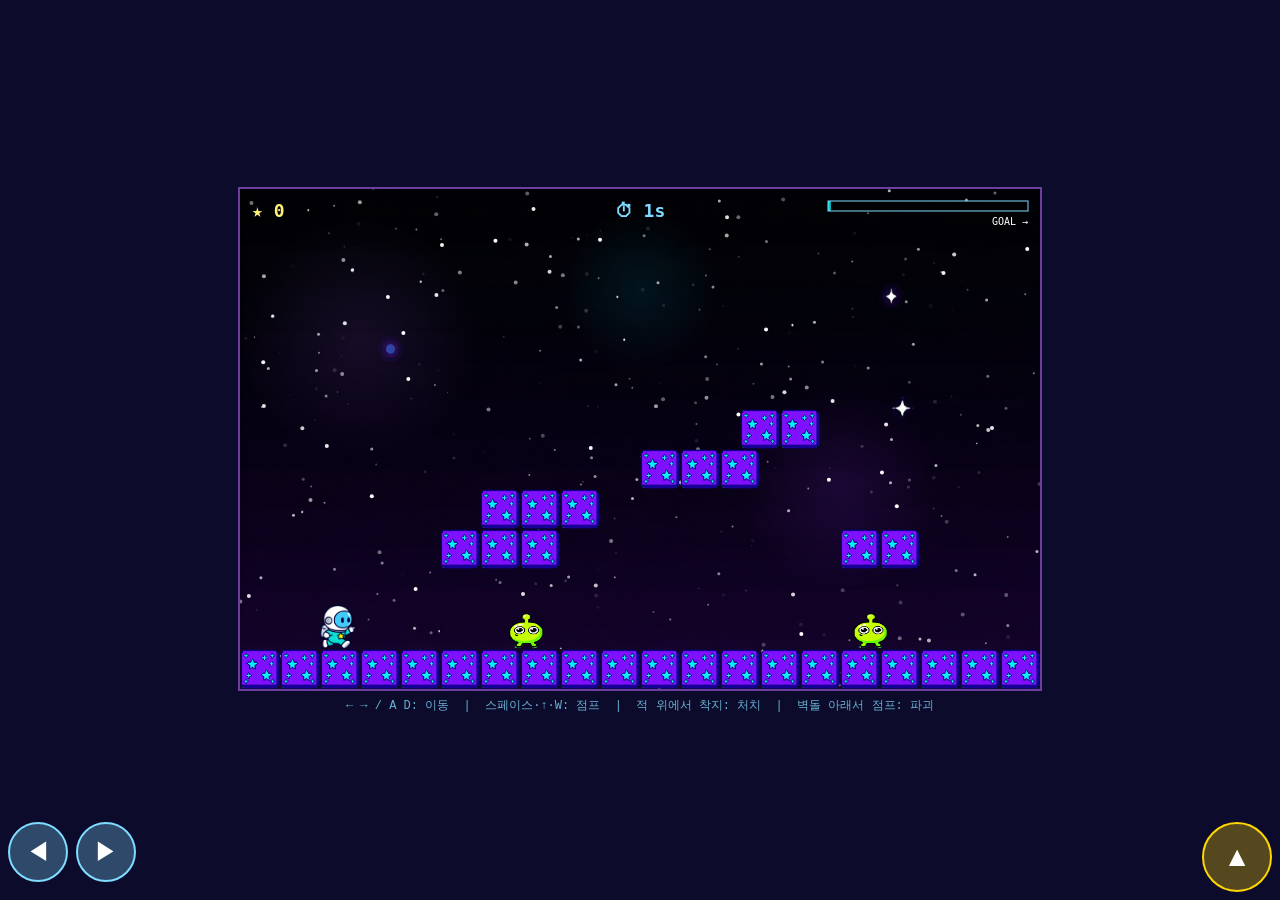
<file: sample_games/스타-점퍼--우주-대탈출_html5_f72530dde4cd/index.html>
<!DOCTYPE html>
<html lang="ko">
<head>
<meta charset="UTF-8">
<meta name="viewport" content="width=device-width, initial-scale=1.0">
<title>스타 점퍼: 우주 대탈출</title>
<style>
* { margin: 0; padding: 0; box-sizing: border-box; }
body { background: #0D0B2B; display: flex; flex-direction: column; align-items: center; justify-content: center; min-height: 100vh; font-family: 'Courier New', monospace; overflow: hidden; }
#gameCanvas { display: block; border: 2px solid #6B3FA0; image-rendering: pixelated; max-width: 100vw; max-height: 100vh; }
#instructions { color: #7FDBFF; font-size: 12px; text-align: center; margin-top: 6px; opacity: 0.8; }
</style>
</head>
<body>
<canvas id="gameCanvas" width="800" height="500" aria-label="스타 점퍼 게임 캔버스" role="img"></canvas>
<div id="instructions">← → / A D: 이동 &nbsp;|&nbsp; 스페이스·↑·W: 점프 &nbsp;|&nbsp; 적 위에서 착지: 처치 &nbsp;|&nbsp; 벽돌 아래서 점프: 파괴</div>

<script>
const canvas = document.getElementById('gameCanvas');
const ctx = canvas.getContext('2d');
const W = canvas.width, H = canvas.height;

// ── Assets ──────────────────────────────────────────────────────────────────
const imgPlayer = new Image(); imgPlayer.src = 'assets/player.png';
const imgEnemy  = new Image(); imgEnemy.src  = 'assets/enemy.png';
const imgBoss   = new Image(); imgBoss.src   = 'assets/boss.png';
const imgBrick  = new Image(); imgBrick.src  = 'assets/brick.png';
const imgBg     = new Image(); imgBg.src     = 'assets/backdrop.png';

// ── Constants ────────────────────────────────────────────────────────────────
const GRAVITY      = 1800;   // px/s²
const MAX_SPEED_X  = 320;
const ACCEL        = 1200;
const FRICTION     = 900;
const JUMP_VEL     = -620;
const JUMP_HOLD    = 0.18;   // seconds of extra upward boost
const TILE         = 40;
const PLAYER_W     = 36;
const PLAYER_H     = 44;
const ENEMY_W      = 36;
const ENEMY_H      = 36;
const BOSS_W       = 80;
const BOSS_H       = 80;
const LEVEL_W      = 6400;

// ── State ────────────────────────────────────────────────────────────────────
let state = 'PLAYING'; // PLAYING | DEAD | CLEAR
let score = 0;
let timer = 0;
let cameraX = 0;
let particles = [];
let flashAlpha = 0;

// ── Stars (parallax) ─────────────────────────────────────────────────────────
const STAR_LAYERS = [
  { stars: [], speed: 0.1, size: 1,   alpha: 0.5 },
  { stars: [], speed: 0.25, size: 1.5, alpha: 0.7 },
  { stars: [], speed: 0.5,  size: 2,   alpha: 1.0 },
];
(function initStars() {
  STAR_LAYERS.forEach(layer => {
    for (let i = 0; i < 120; i++) {
      layer.stars.push({
        x: Math.random() * W,
        y: Math.random() * H,
        phase: Math.random() * Math.PI * 2
      });
    }
  });
})();

// ── Level definition ─────────────────────────────────────────────────────────
let platforms = [];
let bricks = [];
let enemies = [];
let boss = null;

function buildLevel() {
  platforms = [];
  bricks = [];
  enemies = [];
  particles = [];
  flashAlpha = 0;

  // Ground segments
  const groundY = H - TILE;
  // Segment 1: 0-800
  for (let x = 0; x < 800; x += TILE) platforms.push({ x, y: groundY, w: TILE, h: TILE, moving: false });
  // Gap at 800-880
  // Segment 2: 880-1200
  for (let x = 880; x < 1200; x += TILE) platforms.push({ x, y: groundY, w: TILE, h: TILE, moving: false });
  // Gap at 1200-1320
  // Segment 3: 1320-1800
  for (let x = 1320; x < 1800; x += TILE) platforms.push({ x, y: groundY, w: TILE, h: TILE, moving: false });
  // Gap at 1800-1960
  // Segment 4: 1960-2400
  for (let x = 1960; x < 2400; x += TILE) platforms.push({ x, y: groundY, w: TILE, h: TILE, moving: false });
  // Gap at 2400-2600
  // Segment 5: 2600-3200
  for (let x = 2600; x < 3200; x += TILE) platforms.push({ x, y: groundY, w: TILE, h: TILE, moving: false });
  // Gap at 3200-3440
  // Segment 6: 3440-4000
  for (let x = 3440; x < 4000; x += TILE) platforms.push({ x, y: groundY, w: TILE, h: TILE, moving: false });
  // Gap at 4000-4200
  // Segment 7: 4200-5000
  for (let x = 4200; x < 5000; x += TILE) platforms.push({ x, y: groundY, w: TILE, h: TILE, moving: false });
  // Gap at 5000-5200
  // Segment 8: 5200-6400
  for (let x = 5200; x < 6400; x += TILE) platforms.push({ x, y: groundY, w: TILE, h: TILE, moving: false });

  // Elevated platforms (static)
  const staticPlats = [
    { x: 200, y: H-160, w: 120, h: TILE },
    { x: 400, y: H-240, w: 120, h: TILE },
    { x: 600, y: H-160, w: 80,  h: TILE },
    { x: 880, y: H-200, w: 160, h: TILE },
    { x: 1100, y: H-280, w: 80, h: TILE },
    { x: 1400, y: H-200, w: 120, h: TILE },
    { x: 1600, y: H-280, w: 80,  h: TILE },
    { x: 2000, y: H-200, w: 120, h: TILE },
    { x: 2200, y: H-280, w: 80,  h: TILE },
    { x: 2700, y: H-200, w: 120, h: TILE },
    { x: 2900, y: H-280, w: 80,  h: TILE },
    { x: 3100, y: H-160, w: 80,  h: TILE },
    { x: 3600, y: H-200, w: 120, h: TILE },
    { x: 3800, y: H-280, w: 80,  h: TILE },
    { x: 4300, y: H-200, w: 120, h: TILE },
    { x: 4500, y: H-280, w: 80,  h: TILE },
    { x: 4700, y: H-160, w: 80,  h: TILE },
    { x: 5300, y: H-200, w: 120, h: TILE },
    { x: 5500, y: H-280, w: 80,  h: TILE },
    { x: 5700, y: H-200, w: 120, h: TILE },
    { x: 5900, y: H-280, w: 80,  h: TILE },
    { x: 6100, y: H-200, w: 120, h: TILE },
  ];
  staticPlats.forEach(p => platforms.push({ ...p, moving: false }));

  // Moving platforms (horizontal)
  const movingH = [
    { x: 840,  y: H-200, w: 80, h: TILE, moving: true, axis: 'x', min: 840,  max: 1040, speed: 80 },
    { x: 1280, y: H-240, w: 80, h: TILE, moving: true, axis: 'x', min: 1280, max: 1480, speed: 100 },
    { x: 1880, y: H-200, w: 80, h: TILE, moving: true, axis: 'x', min: 1880, max: 2080, speed: 90 },
    { x: 2480, y: H-240, w: 80, h: TILE, moving: true, axis: 'x', min: 2480, max: 2680, speed: 110 },
    { x: 3280, y: H-200, w: 80, h: TILE, moving: true, axis: 'x', min: 3280, max: 3480, speed: 120 },
    { x: 4080, y: H-240, w: 80, h: TILE, moving: true, axis: 'x', min: 4080, max: 4280, speed: 130 },
    { x: 5080, y: H-200, w: 80, h: TILE, moving: true, axis: 'x', min: 5080, max: 5280, speed: 140 },
  ];
  movingH.forEach(p => { p.dir = 1; platforms.push(p); });

  // Moving platforms (vertical)
  const movingV = [
    { x: 1100, y: H-280, w: 80, h: TILE, moving: true, axis: 'y', min: H-320, max: H-160, speed: 60 },
    { x: 2200, y: H-280, w: 80, h: TILE, moving: true, axis: 'y', min: H-320, max: H-160, speed: 70 },
    { x: 3800, y: H-280, w: 80, h: TILE, moving: true, axis: 'y', min: H-320, max: H-160, speed: 80 },
    { x: 4700, y: H-240, w: 80, h: TILE, moving: true, axis: 'y', min: H-320, max: H-160, speed: 90 },
  ];
  movingV.forEach(p => { p.dir = 1; platforms.push(p); });

  // Bricks
  const brickDefs = [
    { x: 240, y: H-200 }, { x: 280, y: H-200 }, { x: 320, y: H-200 },
    { x: 500, y: H-280 }, { x: 540, y: H-280 },
    { x: 920, y: H-240 }, { x: 960, y: H-240 },
    { x: 1440, y: H-240 }, { x: 1480, y: H-240 },
    { x: 1640, y: H-320 }, { x: 1680, y: H-320 },
    { x: 2040, y: H-240 }, { x: 2080, y: H-240 },
    { x: 2740, y: H-240 }, { x: 2780, y: H-240 },
    { x: 2940, y: H-320 }, { x: 2980, y: H-320 },
    { x: 3640, y: H-240 }, { x: 3680, y: H-240 },
    { x: 3840, y: H-320 }, { x: 3880, y: H-320 },
    { x: 4340, y: H-240 }, { x: 4380, y: H-240 },
    { x: 4540, y: H-320 }, { x: 4580, y: H-320 },
    { x: 5340, y: H-240 }, { x: 5380, y: H-240 },
    { x: 5540, y: H-320 }, { x: 5580, y: H-320 },
    { x: 5740, y: H-240 }, { x: 5780, y: H-240 },
    { x: 5940, y: H-320 }, { x: 5980, y: H-320 },
    { x: 6140, y: H-240 }, { x: 6180, y: H-240 },
  ];
  brickDefs.forEach(b => bricks.push({ x: b.x, y: b.y, w: TILE, h: TILE, alive: true, hitAnim: 0 }));

  // Enemies
  const enemyDefs = [
    { x: 350, y: H-TILE-ENEMY_H },
    { x: 700, y: H-TILE-ENEMY_H },
    { x: 950, y: H-TILE-ENEMY_H },
    { x: 1150, y: H-TILE-ENEMY_H },
    { x: 1450, y: H-TILE-ENEMY_H },
    { x: 1700, y: H-TILE-ENEMY_H },
    { x: 2050, y: H-TILE-ENEMY_H },
    { x: 2300, y: H-TILE-ENEMY_H },
    { x: 2750, y: H-TILE-ENEMY_H },
    { x: 2950, y: H-TILE-ENEMY_H },
    { x: 3150, y: H-TILE-ENEMY_H },
    { x: 3650, y: H-TILE-ENEMY_H },
    { x: 3850, y: H-TILE-ENEMY_H },
    { x: 4350, y: H-TILE-ENEMY_H },
    { x: 4550, y: H-TILE-ENEMY_H },
    { x: 4750, y: H-TILE-ENEMY_H },
    { x: 5350, y: H-TILE-ENEMY_H },
    { x: 5550, y: H-TILE-ENEMY_H },
    { x: 5750, y: H-TILE-ENEMY_H },
    { x: 5950, y: H-TILE-ENEMY_H },
    { x: 6150, y: H-TILE-ENEMY_H },
  ];
  // Speed increases with x
  enemyDefs.forEach(e => {
    const spd = 60 + (e.x / LEVEL_W) * 80;
    enemies.push({ x: e.x, y: e.y, w: ENEMY_W, h: ENEMY_H, vx: -spd, vy: 0, alive: true, dying: false, dyingTimer: 0, flatScale: 1 });
  });

  // Boss
  boss = {
    x: LEVEL_W - 300, y: H - TILE - BOSS_H,
    w: BOSS_W, h: BOSS_H,
    hp: 3, maxHp: 3,
    vx: -80, vy: 0,
    alive: true, dying: false, dyingTimer: 0,
    hitFlash: 0, scaleY: 1,
    minX: LEVEL_W - 500, maxX: LEVEL_W - 100,
    dir: -1
  };
}

// ── Player ───────────────────────────────────────────────────────────────────
let player = {};
function resetPlayer() {
  player = {
    x: 80, y: H - TILE - PLAYER_H,
    vx: 0, vy: 0,
    onGround: false,
    onPlatform: null,
    jumpHeld: false,
    jumpHeldTime: 0,
    facingRight: true,
    trailFrames: []
  };
}

// ── Input ────────────────────────────────────────────────────────────────────
const keys = {};
window.addEventListener('keydown', e => {
  keys[e.code] = true;
  if ((e.code === 'Space' || e.code === 'ArrowUp') && (state === 'DEAD' || state === 'CLEAR')) {
    restartGame();
  }
  if (['Space','ArrowUp','ArrowDown','ArrowLeft','ArrowRight'].includes(e.code)) e.preventDefault();
});
window.addEventListener('keyup', e => { keys[e.code] = false; });

// ── Touch ────────────────────────────────────────────────────────────────────
let touchLeft = false, touchRight = false, touchJump = false;
function addTouchBtn(id, onStart, onEnd) {
  const el = document.getElementById(id);
  if (!el) return;
  el.addEventListener('touchstart', e => { e.preventDefault(); onStart(); }, { passive: false });
  el.addEventListener('touchend',   e => { e.preventDefault(); onEnd();   }, { passive: false });
  el.addEventListener('mousedown',  e => { onStart(); });
  el.addEventListener('mouseup',    e => { onEnd(); });
}

// ── Particles ────────────────────────────────────────────────────────────────
function spawnParticles(x, y, color, count, speed) {
  for (let i = 0; i < count; i++) {
    const angle = (Math.PI * 2 / count) * i + Math.random() * 0.5;
    const spd = speed * (0.5 + Math.random());
    particles.push({ x, y, vx: Math.cos(angle)*spd, vy: Math.sin(angle)*spd - speed*0.3,
      color, size: 2 + Math.random()*3, life: 1, decay: 0.8 + Math.random()*0.5 });
  }
}

function spawnClearFireworks() {
  for (let i = 0; i < 8; i++) {
    setTimeout(() => {
      const cx = W * 0.2 + Math.random() * W * 0.6;
      const cy = H * 0.1 + Math.random() * H * 0.5;
      spawnParticles(cx + cameraX, cy, '#FFD700', 20, 200);
      spawnParticles(cx + cameraX, cy, '#FFFFFF', 15, 160);
      spawnParticles(cx + cameraX, cy, '#9B30FF', 10, 180);
    }, i * 200);
  }
}

// ── Collision helpers ────────────────────────────────────────────────────────
function rectsOverlap(ax, ay, aw, ah, bx, by, bw, bh) {
  return ax < bx+bw && ax+aw > bx && ay < by+bh && ay+ah > by;
}

function resolvePlayerPlatform(p, dt) {
  const px = player.x, py = player.y, pw = PLAYER_W, ph = PLAYER_H;
  const bx = p.x, by = p.y, bw = p.w, bh = p.h;
  if (!rectsOverlap(px, py, pw, ph, bx, by, bw, bh)) return;

  const overlapLeft  = (px + pw) - bx;
  const overlapRight = (bx + bw) - px;
  const overlapTop   = (py + ph) - by;
  const overlapBottom= (by + bh) - py;
  const minOverlap   = Math.min(overlapLeft, overlapRight, overlapTop, overlapBottom);

  if (minOverlap === overlapTop && player.vy >= 0) {
    player.y = by - ph;
    player.vy = 0;
    player.onGround = true;
    player.onPlatform = p;
  } else if (minOverlap === overlapBottom && player.vy < 0) {
    player.y = by + bh;
    player.vy = 0;
  } else if (minOverlap === overlapLeft) {
    player.x = bx - pw; player.vx = 0;
  } else if (minOverlap === overlapRight) {
    player.x = bx + bw; player.vx = 0;
  }
}

// ── Restart ──────────────────────────────────────────────────────────────────
function restartGame() {
  score = 0;
  timer = 0;
  cameraX = 0;
  buildLevel();
  resetPlayer();
  state = 'PLAYING';
}

// ── Update ───────────────────────────────────────────────────────────────────
function update(dt) {
  if (state !== 'PLAYING') return;

  timer += dt;

  // ── Update moving platforms with mutual collision ─────────────────────────
  // Collect only moving platforms for collision checks
  const movingPlats = platforms.filter(p => p.moving);

  platforms.forEach(p => {
    if (!p.moving) return;

    if (p.axis === 'x') {
      const nextX = p.x + p.speed * p.dir * dt;

      // Check collision with other moving platforms on same axis
      let blocked = false;
      for (const other of movingPlats) {
        if (other === p) continue;
        if (other.axis !== 'x') continue;
        // Only check platforms at similar Y (same row)
        if (Math.abs(other.y - p.y) > p.h) continue;

        const futureLeft  = nextX;
        const futureRight = nextX + p.w;
        const otherLeft   = other.x;
        const otherRight  = other.x + other.w;

        if (futureRight > otherLeft && futureLeft < otherRight) {
          // Would overlap — reverse direction
          p.dir *= -1;
          blocked = true;
          break;
        }
      }

      if (!blocked) {
        p.x = nextX;
        if (p.x >= p.max) { p.x = p.max; p.dir = -1; }
        if (p.x <= p.min) { p.x = p.min; p.dir = 1; }
      }

    } else {
      const nextY = p.y + p.speed * p.dir * dt;

      // Check collision with other moving platforms on same axis
      let blocked = false;
      for (const other of movingPlats) {
        if (other === p) continue;
        if (other.axis !== 'y') continue;
        if (Math.abs(other.x - p.x) > p.w) continue;

        const futureTop    = nextY;
        const futureBottom = nextY + p.h;
        const otherTop     = other.y;
        const otherBottom  = other.y + other.h;

        if (futureBottom > otherTop && futureTop < otherBottom) {
          p.dir *= -1;
          blocked = true;
          break;
        }
      }

      if (!blocked) {
        p.y = nextY;
        if (p.y >= p.max) { p.y = p.max; p.dir = -1; }
        if (p.y <= p.min) { p.y = p.min; p.dir = 1; }
      }
    }
  });

  // Player horizontal movement
  const left  = keys['ArrowLeft']  || keys['KeyA'];
  const right = keys['ArrowRight'] || keys['KeyD'];
  const jump  = keys['Space'] || keys['ArrowUp'] || keys['KeyW'];

  if (right) {
    player.vx = Math.min(player.vx + ACCEL * dt, MAX_SPEED_X);
    player.facingRight = true;
  } else if (left) {
    player.vx = Math.max(player.vx - ACCEL * dt, -MAX_SPEED_X);
    player.facingRight = false;
  } else {
    // Friction
    if (player.vx > 0) player.vx = Math.max(0, player.vx - FRICTION * dt);
    else if (player.vx < 0) player.vx = Math.min(0, player.vx + FRICTION * dt);
  }

  // Jump initiation
  if (jump && player.onGround) {
    player.vy = JUMP_VEL;
    player.onGround = false;
    player.onPlatform = null;
    player.jumpHeld = true;
    player.jumpHeldTime = 0;
  }
  // Variable jump height
  if (jump && player.jumpHeld && player.vy < 0) {
    player.jumpHeldTime += dt;
    if (player.jumpHeldTime < JUMP_HOLD) {
      player.vy -= 400 * dt;
    } else {
      player.jumpHeld = false;
    }
  }
  if (!jump) { player.jumpHeld = false; }

  // Gravity
  player.vy += GRAVITY * dt;
  if (player.vy > 900) player.vy = 900;

  // Store previous platform for carry
  const prevPlatform = player.onPlatform;
  player.onGround = false;
  player.onPlatform = null;

  // Move player
  player.x += player.vx * dt;
  player.y += player.vy * dt;

  // Clamp to level bounds
  if (player.x < 0) { player.x = 0; player.vx = 0; }
  if (player.x + PLAYER_W > LEVEL_W) { player.x = LEVEL_W - PLAYER_W; player.vx = 0; }

  // Platform collisions
  platforms.forEach(p => resolvePlayerPlatform(p, dt));

  // Brick collisions
  bricks.forEach(b => {
    if (!b.alive) return;
    const px = player.x, py = player.y, pw = PLAYER_W, ph = PLAYER_H;
    if (!rectsOverlap(px, py, pw, ph, b.x, b.y, b.w, b.h)) return;

    const overlapTop    = (py + ph) - b.y;
    const overlapBottom = (b.y + b.h) - py;
    const overlapLeft   = (px + pw) - b.x;
    const overlapRight  = (b.x + b.w) - px;
    const minOv = Math.min(overlapTop, overlapBottom, overlapLeft, overlapRight);

    if (minOv === overlapBottom && player.vy < 0) {
      // Head hit - break brick
      b.alive = false;
      player.y = b.y + b.h;
      player.vy = 0;
      score += 50;
      spawnParticles(b.x + b.w/2, b.y + b.h/2, '#FFD700', 12, 150);
      spawnParticles(b.x + b.w/2, b.y + b.h/2, '#7B2FBE', 8, 120);
    } else if (minOv === overlapTop && player.vy >= 0) {
      player.y = b.y - ph;
      player.vy = 0;
      player.onGround = true;
    } else if (minOv === overlapLeft) {
      player.x = b.x - pw; player.vx = 0;
    } else if (minOv === overlapRight) {
      player.x = b.x + b.w; player.vx = 0;
    }
  });

  // Carry player on moving platform
  if (player.onPlatform && player.onPlatform.moving) {
    const mp = player.onPlatform;
    if (mp.axis === 'x') player.x += mp.speed * mp.dir * dt;
    else player.y += mp.speed * mp.dir * dt;
  }

  // Enemy update & collision
  enemies.forEach(e => {
    if (!e.alive) return;
    if (e.dying) {
      e.dyingTimer -= dt;
      e.flatScale = Math.max(0.05, e.dyingTimer / 0.4);
      if (e.dyingTimer <= 0) e.alive = false;
      return;
    }
    // Move toward player
    const dist = player.x - e.x;
    const spd = Math.abs(e.vx);
    e.vx = dist > 0 ? spd : -spd;
    e.x += e.vx * dt;
    e.vy += GRAVITY * dt;
    e.y += e.vy * dt;
    // Ground collision for enemies
    platforms.forEach(p => {
      if (rectsOverlap(e.x, e.y, e.w, e.h, p.x, p.y, p.w, p.h)) {
        const ov = (e.y + e.h) - p.y;
        if (ov > 0 && ov < e.h && e.vy >= 0) {
          e.y = p.y - e.h;
          e.vy = 0;
        }
      }
    });
    // Player-enemy collision
    if (rectsOverlap(player.x, player.y, PLAYER_W, PLAYER_H, e.x, e.y, e.w, e.h)) {
      const playerBottom = player.y + PLAYER_H;
      const enemyTop = e.y;
      // Stomp check: player falling onto enemy top
      if (player.vy > 0 && playerBottom - enemyTop < 20 && playerBottom > enemyTop) {
        // Stomp!
        e.dying = true;
        e.dyingTimer = 0.4;
        score += 100;
        player.vy = -350; // bounce
        spawnParticles(e.x + e.w/2, e.y, '#7CFC00', 10, 120);
      } else {
        // Damage
        killPlayer();
      }
    }
  });

  // Boss update & collision
  if (boss && boss.alive) {
    if (!boss.dying) {
      const baseSpeed = 80 + (3 - boss.hp) * 60;
      boss.x += baseSpeed * boss.dir * dt;
      if (boss.x <= boss.minX) { boss.x = boss.minX; boss.dir = 1; }
      if (boss.x >= boss.maxX) { boss.x = boss.maxX; boss.dir = -1; }
      boss.vy += GRAVITY * dt;
      boss.y += boss.vy * dt;
      // Boss ground
      platforms.forEach(p => {
        if (rectsOverlap(boss.x, boss.y, boss.w, boss.h, p.x, p.y, p.w, p.h)) {
          const ov = (boss.y + boss.h) - p.y;
          if (ov > 0 && ov < boss.h && boss.vy >= 0) {
            boss.y = p.y - boss.h;
            boss.vy = 0;
          }
        }
      });
      if (boss.hitFlash > 0) boss.hitFlash -= dt;
      if (boss.scaleY > 1) boss.scaleY = Math.max(1, boss.scaleY - dt * 5);

      // Player-boss collision
      if (rectsOverlap(player.x, player.y, PLAYER_W, PLAYER_H, boss.x, boss.y, boss.w, boss.h)) {
        const playerBottom = player.y + PLAYER_H;
        const bossTop = boss.y;
        if (player.vy > 0 && playerBottom - bossTop < 24 && playerBottom > bossTop) {
          // Stomp boss
          boss.hp--;
          boss.hitFlash = 0.15;
          boss.scaleY = 1.3;
          flashAlpha = 0.5;
          player.vy = -400;
          spawnParticles(boss.x + boss.w/2, boss.y, '#9B30FF', 15, 180);
          if (boss.hp <= 0) {
            boss.dying = true;
            boss.dyingTimer = 1.5;
            spawnParticles(boss.x + boss.w/2, boss.y + boss.h/2, '#FFD700', 30, 250);
            spawnParticles(boss.x + boss.w/2, boss.y + boss.h/2, '#9B30FF', 20, 200);
            setTimeout(() => {
              state = 'CLEAR';
              spawnClearFireworks();
            }, 1500);
          }
        } else {
          killPlayer();
        }
      }
    } else {
      boss.dyingTimer -= dt;
      if (boss.dyingTimer <= 0) boss.alive = false;
    }
  }

  // Particles update
  particles.forEach(p => {
    p.x += p.vx * dt;
    p.y += p.vy * dt;
    p.vy += 300 * dt;
    p.life -= p.decay * dt;
  });
  particles = particles.filter(p => p.life > 0);

  // Flash fade
  if (flashAlpha > 0) flashAlpha = Math.max(0, flashAlpha - dt * 3);

  // Death by falling
  if (player.y > H + 100) killPlayer();

  // Camera
  const targetCamX = player.x - W * 0.35;
  cameraX += (targetCamX - cameraX) * Math.min(1, dt * 8);
  cameraX = Math.max(0, Math.min(LEVEL_W - W, cameraX));
}

// ── Kill player ───────────────────────────────────────────────────────────────
function killPlayer() {
  if (state !== 'PLAYING') return;
  state = 'DEAD';
  spawnParticles(player.x + PLAYER_W/2, player.y + PLAYER_H/2, '#FF4444', 20, 200);
}

// ── Draw background ───────────────────────────────────────────────────────────
function drawBackground() {
  // Gradient sky
  if (imgBg.complete && imgBg.naturalWidth > 0) {
    ctx.drawImage(imgBg, 0, 0, W, H);
  } else {
    const grad = ctx.createLinearGradient(0, 0, 0, H);
    grad.addColorStop(0,   '#0D0B2B');
    grad.addColorStop(0.5, '#2A1A5E');
    grad.addColorStop(1,   '#6B3FA0');
    ctx.fillStyle = grad;
    ctx.fillRect(0, 0, W, H);
  }

  // Nebulas
  const nebulas = [
    { x: 0.15, y: 0.3, r: 120, c1: 'rgba(107,63,160,0.18)', c2: 'rgba(107,63,160,0)' },
    { x: 0.75, y: 0.6, r: 100, c1: 'rgba(155,48,255,0.12)', c2: 'rgba(155,48,255,0)' },
    { x: 0.5,  y: 0.2, r: 80,  c1: 'rgba(0,180,216,0.10)',  c2: 'rgba(0,180,216,0)'  },
  ];
  nebulas.forEach(n => {
    const rg = ctx.createRadialGradient(n.x*W, n.y*H, 0, n.x*W, n.y*H, n.r);
    rg.addColorStop(0, n.c1); rg.addColorStop(1, n.c2);
    ctx.fillStyle = rg;
    ctx.fillRect(0, 0, W, H);
  });

  // Stars (parallax)
  const t = Date.now() * 0.001;
  STAR_LAYERS.forEach((layer, li) => {
    layer.stars.forEach(star => {
      const sx = ((star.x - cameraX * layer.speed) % W + W) % W;
      const twinkle = layer.alpha * (0.5 + 0.5 * Math.sin(t * (1 + li * 0.5) + star.phase));
      ctx.globalAlpha = twinkle;
      ctx.fillStyle = '#FFFFFF';
      ctx.beginPath();
      ctx.arc(sx, star.y, layer.size, 0, Math.PI * 2);
      ctx.fill();
    });
  });
  ctx.globalAlpha = 1;
}

// ── Draw platform ─────────────────────────────────────────────────────────────
function drawPlatform(p) {
  const sx = p.x - cameraX;
  if (sx + p.w < -10 || sx > W + 10) return;
  const cols = Math.ceil(p.w / TILE);
  for (let i = 0; i < cols; i++) {
    const tx = sx + i * TILE;
    const tw = Math.min(TILE, p.w - i * TILE);
    if (imgBrick.complete && imgBrick.naturalWidth > 0) {
      ctx.drawImage(imgBrick, tx, p.y, tw, p.h);
    } else {
      // Fallback
      const grad = ctx.createLinearGradient(tx, p.y, tx + tw, p.y + p.h);
      grad.addColorStop(0, '#7B2FBE');
      grad.addColorStop(1, '#00B4D8');
      ctx.fillStyle = grad;
      ctx.fillRect(tx, p.y, tw, p.h);
      ctx.strokeStyle = '#0D0B2B';
      ctx.lineWidth = 1.5;
      ctx.strokeRect(tx, p.y, tw, p.h);
      // Star decoration
      ctx.fillStyle = '#FFF176';
      ctx.font = '10px monospace';
      ctx.textAlign = 'center';
      ctx.fillText('★', tx + tw/2, p.y + p.h/2 + 4);
    }
  }
}

// ── Draw brick ────────────────────────────────────────────────────────────────
function drawBrick(b) {
  if (!b.alive) return;
  const sx = b.x - cameraX;
  if (sx + b.w < -10 || sx > W + 10) return;
  if (imgBrick.complete && imgBrick.naturalWidth > 0) {
    ctx.drawImage(imgBrick, sx, b.y, b.w, b.h);
  } else {
    const grad = ctx.createLinearGradient(sx, b.y, sx + b.w, b.y + b.h);
    grad.addColorStop(0, '#9B30FF');
    grad.addColorStop(1, '#00CED1');
    ctx.fillStyle = grad;
    ctx.fillRect(sx, b.y, b.w, b.h);
    ctx.strokeStyle = '#0D0B2B';
    ctx.lineWidth = 2;
    ctx.strokeRect(sx, b.y, b.w, b.h);
    ctx.fillStyle = '#FFD700';
    ctx.font = '14px monospace';
    ctx.textAlign = 'center';
    ctx.fillText('✦', sx + b.w/2, b.y + b.h/2 + 5);
  }
}

// ── Draw player ───────────────────────────────────────────────────────────────
function drawPlayer() {
  const sx = player.x - cameraX;
  const sy = player.y;
  ctx.save();
  // Trail effect
  player.trailFrames.forEach((tf, i) => {
    const alpha = (i + 1) / player.trailFrames.length * 0.3;
    ctx.globalAlpha = alpha;
    const tsx = tf.x - cameraX;
    if (imgPlayer.complete && imgPlayer.naturalWidth > 0) {
      ctx.save();
      ctx.translate(tsx + PLAYER_W/2, tf.y + PLAYER_H/2);
      if (!tf.facingRight) ctx.scale(-1, 1);
      ctx.drawImage(imgPlayer, -PLAYER_W/2, -PLAYER_H/2, PLAYER_W, PLAYER_H);
      ctx.restore();
    }
  });
  ctx.globalAlpha = 1;

  if (imgPlayer.complete && imgPlayer.naturalWidth > 0) {
    ctx.save();
    ctx.translate(sx + PLAYER_W/2, sy + PLAYER_H/2);
    if (!player.facingRight) ctx.scale(-1, 1);
    ctx.drawImage(imgPlayer, -PLAYER_W/2, -PLAYER_H/2, PLAYER_W, PLAYER_H);
    ctx.restore();
  } else {
    // ── Cute chibi astronaut fallback ──────────────────────────────────────
    ctx.save();
    ctx.translate(sx + PLAYER_W/2, sy + PLAYER_H/2);
    if (!player.facingRight) ctx.scale(-1, 1);

    // Body (chubby teal spacesuit)
    ctx.fillStyle = '#00CED1';
    ctx.beginPath();
    ctx.roundRect(-11, -4, 22, 20, 6);
    ctx.fill();
    ctx.strokeStyle = '#004D5A';
    ctx.lineWidth = 2;
    ctx.stroke();

    // Chest badge star
    ctx.fillStyle = '#FFD700';
    ctx.font = 'bold 8px sans-serif';
    ctx.textAlign = 'center';
    ctx.fillText('★', 0, 8);

    // Arms
    ctx.fillStyle = '#00CED1';
    // Left arm
    ctx.beginPath(); ctx.roundRect(-17, -2, 7, 12, 3); ctx.fill(); ctx.stroke();
    // Right arm
    ctx.beginPath(); ctx.roundRect(10, -2, 7, 12, 3); ctx.fill(); ctx.stroke();

    // Gloves
    ctx.fillStyle = '#FFFFFF';
    ctx.beginPath(); ctx.arc(-14, 11, 4, 0, Math.PI*2); ctx.fill(); ctx.stroke();
    ctx.beginPath(); ctx.arc(14, 11, 4, 0, Math.PI*2); ctx.fill(); ctx.stroke();

    // Legs
    ctx.fillStyle = '#007A8A';
    ctx.beginPath(); ctx.roundRect(-9, 15, 8, 9, 3); ctx.fill(); ctx.stroke();
    ctx.beginPath(); ctx.roundRect(1, 15, 8, 9, 3); ctx.fill(); ctx.stroke();

    // Boots
    ctx.fillStyle = '#FFFFFF';
    ctx.beginPath(); ctx.roundRect(-11, 22, 10, 5, 2); ctx.fill(); ctx.stroke();
    ctx.beginPath(); ctx.roundRect(1, 22, 10, 5, 2); ctx.fill(); ctx.stroke();

    // Helmet (big round white)
    ctx.fillStyle = '#E8F4FD';
    ctx.beginPath();
    ctx.arc(0, -16, 16, 0, Math.PI * 2);
    ctx.fill();
    ctx.strokeStyle = '#004D5A';
    ctx.lineWidth = 2.5;
    ctx.stroke();

    // Visor (sky-blue reflective)
    ctx.fillStyle = '#7FDBFF';
    ctx.beginPath();
    ctx.ellipse(2, -15, 10, 9, 0, 0, Math.PI * 2);
    ctx.fill();
    ctx.strokeStyle = '#005F8A';
    ctx.lineWidth = 1.5;
    ctx.stroke();

    // Cute eyes inside visor
    ctx.fillStyle = '#003366';
    ctx.beginPath(); ctx.arc(-3, -16, 3, 0, Math.PI*2); ctx.fill();
    ctx.beginPath(); ctx.arc(5, -16, 3, 0, Math.PI*2); ctx.fill();
    // Eye shine
    ctx.fillStyle = '#FFFFFF';
    ctx.beginPath(); ctx.arc(-2, -17, 1, 0, Math.PI*2); ctx.fill();
    ctx.beginPath(); ctx.arc(6, -17, 1, 0, Math.PI*2); ctx.fill();

    // Rosy cheeks
    ctx.fillStyle = 'rgba(255,150,150,0.5)';
    ctx.beginPath(); ctx.ellipse(-7, -11, 4, 2.5, 0, 0, Math.PI*2); ctx.fill();
    ctx.beginPath(); ctx.ellipse(9, -11, 4, 2.5, 0, 0, Math.PI*2); ctx.fill();

    // Antenna
    ctx.strokeStyle = '#004D5A';
    ctx.lineWidth = 2;
    ctx.beginPath(); ctx.moveTo(0, -32); ctx.lineTo(0, -28); ctx.stroke();
    ctx.fillStyle = '#FFD700';
    ctx.beginPath(); ctx.arc(0, -33, 3, 0, Math.PI*2); ctx.fill();
    ctx.strokeStyle = '#B8860B';
    ctx.lineWidth = 1;
    ctx.stroke();

    ctx.restore();
  }
  ctx.restore();
}

// ── Draw enemy ────────────────────────────────────────────────────────────────
function drawEnemy(e) {
  if (!e.alive) return;
  const sx = e.x - cameraX;
  if (sx + e.w < -10 || sx > W + 10) return;
  ctx.save();
  const cy = e.y + e.h/2;
  const scaleY = e.dying ? e.flatScale : 1;
  ctx.translate(sx + e.w/2, cy);
  ctx.scale(1, scaleY);
  if (imgEnemy.complete && imgEnemy.naturalWidth > 0) {
    ctx.drawImage(imgEnemy, -e.w/2, -e.h/2, e.w, e.h);
  } else {
    // Fallback
    ctx.fillStyle = '#7CFC00';
    ctx.beginPath();
    ctx.arc(0, 0, e.w/2, 0, Math.PI * 2);
    ctx.fill();
    ctx.strokeStyle = '#0D0B2B';
    ctx.lineWidth = 2;
    ctx.stroke();
    // Eyes
    ctx.fillStyle = '#FFFFFF';
    ctx.beginPath(); ctx.arc(-7, -5, 7, 0, Math.PI*2); ctx.fill();
    ctx.beginPath(); ctx.arc(7, -5, 7, 0, Math.PI*2); ctx.fill();
    ctx.fillStyle = '#000';
    ctx.beginPath(); ctx.arc(-7, -5, 3, 0, Math.PI*2); ctx.fill();
    ctx.beginPath(); ctx.arc(7, -5, 3, 0, Math.PI*2); ctx.fill();
  }
  ctx.restore();
}

// ── Draw boss ─────────────────────────────────────────────────────────────────
function drawBoss() {
  if (!boss || !boss.alive) return;
  const sx = boss.x - cameraX;
  if (sx + boss.w < -10 || sx > W + 10) return;
  ctx.save();
  ctx.translate(sx + boss.w/2, boss.y + boss.h/2);
  ctx.scale(1, boss.scaleY);
  if (boss.hitFlash > 0) {
    ctx.globalAlpha = 0.5 + 0.5 * Math.sin(boss.hitFlash * 60);
  }
  if (imgBoss.complete && imgBoss.naturalWidth > 0) {
    ctx.drawImage(imgBoss, -boss.w/2, -boss.h/2, boss.w, boss.h);
  } else {
    // ── Menacing boss fallback ─────────────────────────────────────────────
    const bw2 = boss.w / 2;
    const bh2 = boss.h / 2;

    // Spiky back protrusions
    ctx.fillStyle = '#6A0DAD';
    for (let i = -3; i <= 3; i++) {
      ctx.beginPath();
      ctx.moveTo(i * 10 - 5, -bh2 + 5);
      ctx.lineTo(i * 10, -bh2 - 14);
      ctx.lineTo(i * 10 + 5, -bh2 + 5);
      ctx.closePath();
      ctx.fill();
    }

    // Main body (bumpy purple)
    ctx.fillStyle = '#9B30FF';
    ctx.beginPath();
    ctx.moveTo(-bw2 + 5, bh2);
    ctx.lineTo(-bw2, bh2 - 10);
    ctx.lineTo(-bw2 - 5, bh2 - 25);
    ctx.lineTo(-bw2, -bh2 + 15);
    ctx.lineTo(-bw2 + 10, -bh2 + 5);
    ctx.lineTo(bw2 - 10, -bh2 + 5);
    ctx.lineTo(bw2, -bh2 + 15);
    ctx.lineTo(bw2 + 5, bh2 - 25);
    ctx.lineTo(bw2, bh2 - 10);
    ctx.lineTo(bw2 - 5, bh2);
    ctx.closePath();
    ctx.fill();
    ctx.strokeStyle = '#1A0030';
    ctx.lineWidth = 3;
    ctx.stroke();

    // Bumps on body
    ctx.fillStyle = '#B060FF';
    const bumps = [[-20, -5, 8], [20, -5, 8], [0, 10, 10], [-30, 15, 6], [30, 15, 6]];
    bumps.forEach(([bx, by, br]) => {
      ctx.beginPath(); ctx.arc(bx, by, br, 0, Math.PI*2); ctx.fill();
    });

    // Claws (left)
    ctx.fillStyle = '#7A00CC';
    ctx.beginPath();
    ctx.moveTo(-bw2 - 5, bh2 - 25);
    ctx.lineTo(-bw2 - 22, bh2 - 35);
    ctx.lineTo(-bw2 - 28, bh2 - 20);
    ctx.lineTo(-bw2 - 18, bh2 - 15);
    ctx.lineTo(-bw2 - 24, bh2 - 5);
    ctx.lineTo(-bw2 - 10, bh2 - 8);
    ctx.lineTo(-bw2 - 5, bh2 - 15);
    ctx.closePath();
    ctx.fill();
    ctx.strokeStyle = '#1A0030'; ctx.lineWidth = 2; ctx.stroke();

    // Claws (right)
    ctx.beginPath();
    ctx.moveTo(bw2 + 5, bh2 - 25);
    ctx.lineTo(bw2 + 22, bh2 - 35);
    ctx.lineTo(bw2 + 28, bh2 - 20);
    ctx.lineTo(bw2 + 18, bh2 - 15);
    ctx.lineTo(bw2 + 24, bh2 - 5);
    ctx.lineTo(bw2 + 10, bh2 - 8);
    ctx.lineTo(bw2 + 5, bh2 - 15);
    ctx.closePath();
    ctx.fill();
    ctx.strokeStyle = '#1A0030'; ctx.lineWidth = 2; ctx.stroke();

    // Angry eyes (red glowing)
    // Eye whites
    ctx.fillStyle = '#FF0000';
    ctx.beginPath(); ctx.ellipse(-18, -8, 13, 10, -0.2, 0, Math.PI*2); ctx.fill();
    ctx.beginPath(); ctx.ellipse(18, -8, 13, 10, 0.2, 0, Math.PI*2); ctx.fill();
    // Pupils (slit)
    ctx.fillStyle = '#1A0000';
    ctx.beginPath(); ctx.ellipse(-18, -8, 5, 9, 0, 0, Math.PI*2); ctx.fill();
    ctx.beginPath(); ctx.ellipse(18, -8, 5, 9, 0, 0, Math.PI*2); ctx.fill();
    // Eye glow
    ctx.fillStyle = 'rgba(255,80,0,0.4)';
    ctx.beginPath(); ctx.arc(-18, -8, 16, 0, Math.PI*2); ctx.fill();
    ctx.beginPath(); ctx.arc(18, -8, 16, 0, Math.PI*2); ctx.fill();

    // Angry eyebrows
    ctx.strokeStyle = '#1A0030';
    ctx.lineWidth = 4;
    ctx.lineCap = 'round';
    ctx.beginPath(); ctx.moveTo(-30, -22); ctx.lineTo(-8, -16); ctx.stroke();
    ctx.beginPath(); ctx.moveTo(30, -22); ctx.lineTo(8, -16); ctx.stroke();

    // Fanged mouth
    ctx.fillStyle = '#1A0030';
    ctx.beginPath();
    ctx.moveTo(-22, 12);
    ctx.quadraticCurveTo(0, 28, 22, 12);
    ctx.lineTo(18, 18);
    ctx.lineTo(12, 10);
    ctx.lineTo(6, 20);
    ctx.lineTo(0, 10);
    ctx.lineTo(-6, 20);
    ctx.lineTo(-12, 10);
    ctx.lineTo(-18, 18);
    ctx.closePath();
    ctx.fill();
    // Drool
    ctx.strokeStyle = '#00FF88';
    ctx.lineWidth = 2;
    ctx.beginPath(); ctx.moveTo(-5, 22); ctx.lineTo(-5, 30); ctx.stroke();
    ctx.beginPath(); ctx.moveTo(5, 24); ctx.lineTo(5, 33); ctx.stroke();

    // Crown (gold with red gems)
    ctx.fillStyle = '#FFD700';
    ctx.beginPath();
    ctx.moveTo(-28, -bh2 + 8);
    ctx.lineTo(-28, -bh2 - 8);
    ctx.lineTo(-18, -bh2 - 2);
    ctx.lineTo(-9, -bh2 - 18);
    ctx.lineTo(0, -bh2 - 8);
    ctx.lineTo(9, -bh2 - 18);
    ctx.lineTo(18, -bh2 - 2);
    ctx.lineTo(28, -bh2 - 8);
    ctx.lineTo(28, -bh2 + 8);
    ctx.closePath();
    ctx.fill();
    ctx.strokeStyle = '#B8860B';
    ctx.lineWidth = 2;
    ctx.stroke();
    // Crown gems
    ctx.fillStyle = '#FF0000';
    ctx.beginPath(); ctx.arc(-9, -bh2 - 18, 4, 0, Math.PI*2); ctx.fill();
    ctx.beginPath(); ctx.arc(9, -bh2 - 18, 4, 0, Math.PI*2); ctx.fill();
    ctx.fillStyle = '#FF69B4';
    ctx.beginPath(); ctx.arc(0, -bh2 - 8, 3, 0, Math.PI*2); ctx.fill();

    // HP damage cracks (visual)
    if (boss.hp < 3) {
      ctx.strokeStyle = '#1A0030';
      ctx.lineWidth = 2;
      ctx.beginPath(); ctx.moveTo(-10, -20); ctx.lineTo(-5, -5); ctx.lineTo(-15, 5); ctx.stroke();
    }
    if (boss.hp < 2) {
      ctx.beginPath(); ctx.moveTo(10, -15); ctx.lineTo(15, 0); ctx.lineTo(5, 10); ctx.stroke();
    }
  }
  ctx.restore();

  // HP bar
  const barW = 90, barH = 10;
  const bsx = sx + boss.w/2 - barW/2;
  const bsy = boss.y - 24;
  ctx.fillStyle = 'rgba(0,0,0,0.6)';
  ctx.fillRect(bsx - 2, bsy - 2, barW + 4, barH + 4);
  ctx.fillStyle = '#333';
  ctx.fillRect(bsx, bsy, barW, barH);
  const hpColor = boss.hp === 3 ? '#FF4444' : boss.hp === 2 ? '#FF8800' : '#FF0000';
  ctx.fillStyle = hpColor;
  ctx.fillRect(bsx, bsy, barW * (boss.hp / boss.maxHp), barH);
  ctx.strokeStyle = '#FFD700';
  ctx.lineWidth = 1.5;
  ctx.strokeRect(bsx, bsy, barW, barH);
  ctx.fillStyle = '#FFD700';
  ctx.font = 'bold 11px monospace';
  ctx.textAlign = 'center';
  ctx.fillText('👑 BOSS', sx + boss.w/2, bsy - 4);
}

// ── Draw particles ────────────────────────────────────────────────────────────
function drawParticles() {
  particles.forEach(p => {
    ctx.globalAlpha = Math.max(0, p.life);
    ctx.fillStyle = p.color;
    ctx.beginPath();
    ctx.arc(p.x - cameraX, p.y, p.size, 0, Math.PI * 2);
    ctx.fill();
  });
  ctx.globalAlpha = 1;
}

// ── Draw HUD ──────────────────────────────────────────────────────────────────
function drawHUD() {
  ctx.save();
  // Score
  ctx.fillStyle = '#FFF176';
  ctx.font = 'bold 18px monospace';
  ctx.textAlign = 'left';
  ctx.fillText('★ ' + score, 12, 28);
  // Timer
  const secs = Math.floor(timer);
  ctx.fillStyle = '#7FDBFF';
  ctx.textAlign = 'center';
  ctx.fillText('⏱ ' + secs + 's', W/2, 28);
  // Progress bar
  const progW = 200;
  const progX = W - progW - 12;
  ctx.fillStyle = 'rgba(0,0,0,0.4)';
  ctx.fillRect(progX, 12, progW, 10);
  const prog = Math.min(1, player.x / (LEVEL_W - W));
  ctx.fillStyle = '#00CED1';
  ctx.fillRect(progX, 12, progW * prog, 10);
  ctx.strokeStyle = '#7FDBFF';
  ctx.lineWidth = 1;
  ctx.strokeRect(progX, 12, progW, 10);
  ctx.fillStyle = '#FFF';
  ctx.font = '10px monospace';
  ctx.textAlign = 'right';
  ctx.fillText('GOAL →', W - 12, 36);
  ctx.restore();
}

// ── Dead screen ───────────────────────────────────────────────────────────────
function drawDeadScreen() {
  ctx.save();
  ctx.fillStyle = 'rgba(0,0,0,0.65)';
  ctx.fillRect(0, 0, W, H);
  ctx.fillStyle = '#FF4444';
  ctx.font = 'bold 52px monospace';
  ctx.textAlign = 'center';
  ctx.fillText('GAME OVER', W/2, H/2 - 30);
  ctx.fillStyle = '#FFF';
  ctx.font = '22px monospace';
  ctx.fillText('스페이스바로 재시작', W/2, H/2 + 20);
  ctx.fillStyle = '#7FDBFF';
  ctx.font = '16px monospace';
  ctx.fillText('점수: ' + score, W/2, H/2 + 55);
  ctx.restore();
}

// ── Clear screen ──────────────────────────────────────────────────────────────
function drawClearScreen() {
  ctx.save();
  ctx.fillStyle = 'rgba(0,0,0,0.7)';
  ctx.fillRect(0, 0, W, H);

  ctx.fillStyle = '#FFD700';
  ctx.font = 'bold 48px monospace';
  ctx.textAlign = 'center';
  ctx.fillText('🎉 STAGE CLEAR! 🎉', W/2, H/2 - 80);

  const secs = Math.floor(timer);
  let stars = '★';
  if (secs <= 60) stars = '★★★';
  else if (secs <= 90) stars = '★★';

  ctx.fillStyle = '#FFF176';
  ctx.font = 'bold 56px monospace';
  ctx.fillText(stars, W/2, H/2 - 10);

  ctx.fillStyle = '#FFF';
  ctx.font = '22px monospace';
  ctx.fillText('클리어 시간: ' + secs + '초', W/2, H/2 + 50);

  let grade = secs <= 60 ? '★★★ (60초 이내)' : secs <= 90 ? '★★ (90초 이내)' : '★ (90초 초과)';
  ctx.fillStyle = '#7FDBFF';
  ctx.font = '18px monospace';
  ctx.fillText(grade, W/2, H/2 + 85);

  ctx.fillStyle = '#FFF176';
  ctx.font = '16px monospace';
  ctx.fillText('점수: ' + score, W/2, H/2 + 115);

  ctx.fillStyle = '#FFF';
  ctx.font = '18px monospace';
  ctx.fillText('스페이스바로 재도전', W/2, H/2 + 150);
  ctx.restore();
}

// ── Flash ─────────────────────────────────────────────────────────────────────
function drawFlash() {
  if (flashAlpha <= 0) return;
  ctx.save();
  ctx.globalAlpha = flashAlpha;
  ctx.fillStyle = '#FFFFFF';
  ctx.fillRect(0, 0, W, H);
  ctx.restore();
}

// ── Trail update ──────────────────────────────────────────────────────────────
let trailTimer = 0;
function updateTrail(dt) {
  trailTimer += dt;
  if (trailTimer > 0.05) {
    trailTimer = 0;
    player.trailFrames.push({ x: player.x, y: player.y, facingRight: player.facingRight });
    if (player.trailFrames.length > 4) player.trailFrames.shift();
  }
}

// ── Main loop ─────────────────────────────────────────────────────────────────
let lastTime = 0;
function loop(ts) {
  const dt = Math.min((ts - lastTime) / 1000, 0.05);
  lastTime = ts;

  update(dt);
  if (state === 'PLAYING') updateTrail(dt);

  // Draw
  drawBackground();

  ctx.save();
  // Draw world objects (no camera translate - we subtract cameraX manually)
  platforms.forEach(drawPlatform);
  bricks.forEach(drawBrick);
  enemies.forEach(drawEnemy);
  drawBoss();
  drawPlayer();
  drawParticles();
  ctx.restore();

  drawHUD();
  drawFlash();

  if (state === 'DEAD')  drawDeadScreen();
  if (state === 'CLEAR') drawClearScreen();

  requestAnimationFrame(loop);
}

// ── Touch UI ──────────────────────────────────────────────────────────────────
function setupTouchUI() {
  const touchDiv = document.createElement('div');
  touchDiv.style.cssText = 'position:fixed;bottom:0;left:0;width:100%;display:flex;justify-content:space-between;padding:8px;pointer-events:none;z-index:10;';
  touchDiv.innerHTML = `
    <div style="display:flex;gap:8px;pointer-events:all;">
      <button id="btnLeft"  style="width:60px;height:60px;font-size:24px;background:rgba(127,219,255,0.3);border:2px solid #7FDBFF;border-radius:50%;color:#FFF;cursor:pointer;">◀</button>
      <button id="btnRight" style="width:60px;height:60px;font-size:24px;background:rgba(127,219,255,0.3);border:2px solid #7FDBFF;border-radius:50%;color:#FFF;cursor:pointer;">▶</button>
    </div>
    <div style="pointer-events:all;">
      <button id="btnJump"  style="width:70px;height:70px;font-size:28px;background:rgba(255,215,0,0.3);border:2px solid #FFD700;border-radius:50%;color:#FFF;cursor:pointer;">▲</button>
    </div>
  `;
  document.body.appendChild(touchDiv);

  const setKey = (code, val) => { keys[code] = val; };
  document.getElementById('btnLeft').addEventListener('touchstart',  e => { e.preventDefault(); setKey('ArrowLeft', true); }, {passive:false});
  document.getElementById('btnLeft').addEventListener('touchend',    e => { e.preventDefault(); setKey('ArrowLeft', false); }, {passive:false});
  document.getElementById('btnRight').addEventListener('touchstart', e => { e.preventDefault(); setKey('ArrowRight', true); }, {passive:false});
  document.getElementById('btnRight').addEventListener('touchend',   e => { e.preventDefault(); setKey('ArrowRight', false); }, {passive:false});
  document.getElementById('btnJump').addEventListener('touchstart',  e => { e.preventDefault(); setKey('Space', true); if (state==='DEAD'||state==='CLEAR') restartGame(); }, {passive:false});
  document.getElementById('btnJump').addEventListener('touchend',    e => { e.preventDefault(); setKey('Space', false); }, {passive:false});
  document.getElementById('btnLeft').addEventListener('mousedown',   () => setKey('ArrowLeft', true));
  document.getElementById('btnLeft').addEventListener('mouseup',     () => setKey('ArrowLeft', false));
  document.getElementById('btnRight').addEventListener('mousedown',  () => setKey('ArrowRight', true));
  document.getElementById('btnRight').addEventListener('mouseup',    () => setKey('ArrowRight', false));
  document.getElementById('btnJump').addEventListener('mousedown',   () => { setKey('Space', true); if (state==='DEAD'||state==='CLEAR') restartGame(); });
  document.getElementById('btnJump').addEventListener('mouseup',     () => setKey('Space', false));
}

// ── Start ─────────────────────────────────────────────────────────────────────
restartGame();
setupTouchUI();
requestAnimationFrame(loop);
</script>
</body>
</html>
</file>
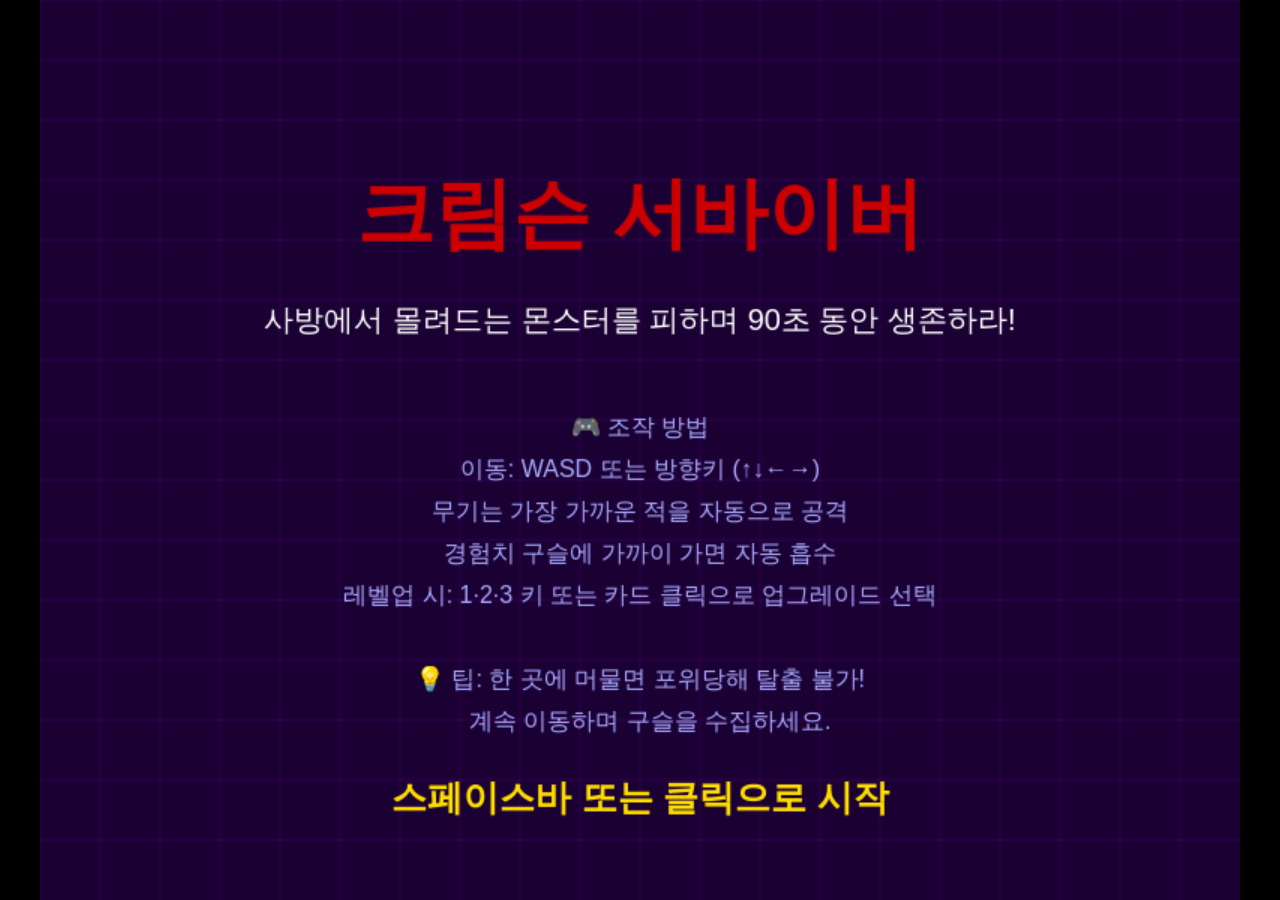
<file: sample_games/크림슨-서바이버_html5_3c4ed5978779/index.html>
<!DOCTYPE html>
<html lang="ko">
<head>
<meta charset="UTF-8">
<meta name="viewport" content="width=device-width, initial-scale=1.0">
<title>크림슨 서바이버</title>
<style>
  * { margin: 0; padding: 0; box-sizing: border-box; }
  body { background: #000; display: flex; justify-content: center; align-items: center; height: 100vh; overflow: hidden; font-family: 'Malgun Gothic', sans-serif; }
  #gameCanvas { display: block; max-width: 100vw; max-height: 100vh; }
  #ui { position: absolute; top: 0; left: 50%; transform: translateX(-50%); width: min(800px, 100vw); pointer-events: none; }
</style>
</head>
<body>
<canvas id="gameCanvas"></canvas>
<script>
const canvas = document.getElementById('gameCanvas');
const ctx = canvas.getContext('2d');

// Responsive canvas
const BASE_W = 800, BASE_H = 600;
function resizeCanvas() {
  const scale = Math.min(window.innerWidth / BASE_W, window.innerHeight / BASE_H);
  canvas.width = BASE_W;
  canvas.height = BASE_H;
  canvas.style.width = (BASE_W * scale) + 'px';
  canvas.style.height = (BASE_H * scale) + 'px';
}
resizeCanvas();
window.addEventListener('resize', resizeCanvas);

// ─── Asset loading ───────────────────────────────────────────────────────────
const assets = {};
function loadImg(name, src) {
  return new Promise(res => {
    const img = new Image();
    img.onload = () => { assets[name] = img; res(); };
    img.onerror = () => { assets[name] = null; res(); };
    img.src = src;
  });
}

// ─── Game State ──────────────────────────────────────────────────────────────
const STATE = { TITLE: 0, PLAY: 1, LEVELUP: 2, GAMEOVER: 3 };
let state = STATE.TITLE;

// ─── Input ───────────────────────────────────────────────────────────────────
const keys = {};
window.addEventListener('keydown', e => {
  keys[e.code] = true;
  if (state === STATE.LEVELUP) {
    if (e.code === 'Digit1') selectCard(0);
    if (e.code === 'Digit2') selectCard(1);
    if (e.code === 'Digit3') selectCard(2);
  }
  if (state === STATE.GAMEOVER && e.code === 'Space') initGame();
  if (state === STATE.TITLE && (e.code === 'Space' || e.code === 'Enter')) initGame();
});
window.addEventListener('keyup', e => { keys[e.code] = false; });

// Touch/pointer controls
let touchDir = { x: 0, y: 0 };
let touchActive = false;
let touchStart = { x: 0, y: 0 };

canvas.addEventListener('pointerdown', e => {
  const rect = canvas.getBoundingClientRect();
  const scaleX = BASE_W / rect.width;
  const scaleY = BASE_H / rect.height;
  const cx = (e.clientX - rect.left) * scaleX;
  const cy = (e.clientY - rect.top) * scaleY;

  if (state === STATE.TITLE) { initGame(); return; }
  if (state === STATE.GAMEOVER) { initGame(); return; }
  if (state === STATE.LEVELUP) {
    // Check card clicks
    const cardW = 180, cardH = 240, gap = 20;
    const totalW = 3 * cardW + 2 * gap;
    const startX = (BASE_W - totalW) / 2;
    const startY = (BASE_H - cardH) / 2;
    for (let i = 0; i < 3; i++) {
      const cx2 = startX + i * (cardW + gap);
      if (cx >= cx2 && cx <= cx2 + cardW && cy >= startY && cy <= startY + cardH) {
        selectCard(i);
        return;
      }
    }
    return;
  }
  touchActive = true;
  touchStart = { x: cx, y: cy };
  touchDir = { x: 0, y: 0 };
});
canvas.addEventListener('pointermove', e => {
  if (!touchActive) return;
  const rect = canvas.getBoundingClientRect();
  const scaleX = BASE_W / rect.width;
  const scaleY = BASE_H / rect.height;
  const cx = (e.clientX - rect.left) * scaleX;
  const cy = (e.clientY - rect.top) * scaleY;
  const dx = cx - touchStart.x;
  const dy = cy - touchStart.y;
  const len = Math.sqrt(dx * dx + dy * dy);
  if (len > 10) {
    touchDir = { x: dx / len, y: dy / len };
  }
});
canvas.addEventListener('pointerup', () => { touchActive = false; touchDir = { x: 0, y: 0 }; });

// ─── Game Variables ───────────────────────────────────────────────────────────
let player, enemies, orbs, projectiles, particles;
let killScore, gameTime, spawnTimer, shootTimer;
let levelUpCards = [];
let flashEffects = [];
let screenFlash = { r: 0, g: 0, b: 0, a: 0 };
let invincibleTimer = 0;
let lastTime = 0;

const PLAYER_SPEED = 180;
const PLAYER_RADIUS = 18;
const PLAYER_MAX_HP = 3;
const ORB_RADIUS = 8;
const ORB_COLLECT_DIST = 20;
const EXP_PER_LEVEL = 5;
const GAME_DURATION = 90;

// Weapon stats
let weapon = {
  damage: 1,
  fireRate: 0.5,  // seconds between shots
  range: 300,
  projectileSpeed: 400,
  level: 0
};

// Upgrade pool
const UPGRADE_POOL = [
  { name: '공격력 강화', desc: '공격력 +1', icon: '⚔️', apply: () => { weapon.damage += 1; } },
  { name: '발사 속도 강화', desc: '발사 속도 +0.2초', icon: '⚡', apply: () => { weapon.fireRate = Math.max(0.1, weapon.fireRate - 0.2); } },
  { name: '사거리 강화', desc: '사거리 +50px', icon: '🎯', apply: () => { weapon.range += 50; } },
];

function getMaxEnemies(t) {
  if (t < 30) return 5 + Math.floor(t / 6); // 5 to ~10 in first 30s
  if (t < 60) return 20 + Math.floor((t - 30) / 2);
  if (t < 90) return 50 + Math.floor((t - 60));
  return 80;
}

function getEnemySpeedMult(t) {
  if (t < 30) return 1.0;
  if (t < 60) return 1.3;
  return 1.6;
}

function getEnemyType(t) {
  const r = Math.random();
  if (t < 30) return 'basic';
  if (t < 60) return r < 0.7 ? 'basic' : 'enhanced';
  return r < 0.4 ? 'basic' : r < 0.8 ? 'enhanced' : 'elite';
}

function initGame() {
  player = {
    x: BASE_W / 2, y: BASE_H / 2,
    hp: PLAYER_MAX_HP, maxHp: PLAYER_MAX_HP,
    exp: 0, level: 1,
    expNeeded: EXP_PER_LEVEL,
    vx: 0, vy: 0,
    pulseTimer: 0
  };
  weapon = { damage: 1, fireRate: 0.5, range: 300, projectileSpeed: 400, level: 0 };
  enemies = [];
  orbs = [];
  projectiles = [];
  particles = [];
  flashEffects = [];
  killScore = 0;
  gameTime = 0;
  spawnTimer = 0;
  shootTimer = 0;
  invincibleTimer = 0;
  screenFlash = { r: 0, g: 0, b: 0, a: 0 };
  levelUpCards = [];

  // Spawn initial 5 enemies
  for (let i = 0; i < 5; i++) spawnEnemy();

  state = STATE.PLAY;
  lastTime = performance.now();
  requestAnimationFrame(loop);
}

function spawnEnemy() {
  const type = getEnemyType(gameTime);
  const side = Math.floor(Math.random() * 4);
  let x, y;
  const margin = 30;
  if (side === 0) { x = Math.random() * BASE_W; y = -margin; }
  else if (side === 1) { x = BASE_W + margin; y = Math.random() * BASE_H; }
  else if (side === 2) { x = Math.random() * BASE_W; y = BASE_H + margin; }
  else { x = -margin; y = Math.random() * BASE_H; }

  const configs = {
    basic:    { r: 14, hp: 1, speed: 60, color: '#00ff00', scoreVal: 1 },
    enhanced: { r: 18, hp: 2, speed: 50, color: '#00cc00', scoreVal: 2 },
    elite:    { r: 24, hp: 3, speed: 40, color: '#009900', scoreVal: 3 },
  };
  const cfg = configs[type];
  enemies.push({ x, y, type, r: cfg.r, hp: cfg.hp, maxHp: cfg.hp, speed: cfg.speed, color: cfg.color, scoreVal: cfg.scoreVal, flashTimer: 0 });
}

function spawnOrb(x, y, count) {
  for (let i = 0; i < count; i++) {
    const angle = Math.random() * Math.PI * 2;
    const dist = Math.random() * 20;
    orbs.push({ x: x + Math.cos(angle) * dist, y: y + Math.sin(angle) * dist, r: ORB_RADIUS, collected: false, bobTimer: Math.random() * Math.PI * 2 });
  }
}

function selectCard(idx) {
  if (idx < 0 || idx >= levelUpCards.length) return;
  levelUpCards[idx].apply();
  weapon.level++;
  player.exp = 0;
  levelUpCards = [];
  state = STATE.PLAY;
  lastTime = performance.now();
  requestAnimationFrame(loop);
}

function showLevelUp() {
  // Pick 3 random upgrades (with replacement)
  levelUpCards = [];
  for (let i = 0; i < 3; i++) {
    levelUpCards.push(UPGRADE_POOL[Math.floor(Math.random() * UPGRADE_POOL.length)]);
  }
  state = STATE.LEVELUP;
}

function addParticles(x, y, color, count) {
  for (let i = 0; i < count; i++) {
    const angle = Math.random() * Math.PI * 2;
    const speed = 50 + Math.random() * 100;
    particles.push({
      x, y,
      vx: Math.cos(angle) * speed,
      vy: Math.sin(angle) * speed,
      r: 2 + Math.random() * 3,
      color,
      life: 0.5 + Math.random() * 0.3,
      maxLife: 0.8
    });
  }
}

// ─── Update ───────────────────────────────────────────────────────────────────
function update(dt) {
  if (state !== STATE.PLAY) return;

  gameTime += dt;
  if (gameTime >= GAME_DURATION) {
    gameTime = GAME_DURATION;
    state = STATE.GAMEOVER;
    screenFlash = { r: 255, g: 255, b: 255, a: 0.5 };
    return;
  }

  // Player movement
  let dx = 0, dy = 0;
  if (keys['ArrowLeft'] || keys['KeyA']) dx -= 1;
  if (keys['ArrowRight'] || keys['KeyD']) dx += 1;
  if (keys['ArrowUp'] || keys['KeyW']) dy -= 1;
  if (keys['ArrowDown'] || keys['KeyS']) dy += 1;
  if (touchActive && (touchDir.x !== 0 || touchDir.y !== 0)) {
    dx = touchDir.x; dy = touchDir.y;
  }
  const dlen = Math.sqrt(dx * dx + dy * dy);
  if (dlen > 0) { dx /= dlen; dy /= dlen; }
  player.x += dx * PLAYER_SPEED * dt;
  player.y += dy * PLAYER_SPEED * dt;
  // Clamp player to canvas
  player.x = Math.max(PLAYER_RADIUS, Math.min(BASE_W - PLAYER_RADIUS, player.x));
  player.y = Math.max(PLAYER_RADIUS, Math.min(BASE_H - PLAYER_RADIUS, player.y));

  player.pulseTimer += dt;
  if (invincibleTimer > 0) invincibleTimer -= dt;

  // Enemy movement & collision
  const speedMult = getEnemySpeedMult(gameTime);
  for (let i = enemies.length - 1; i >= 0; i--) {
    const e = enemies[i];
    const edx = player.x - e.x;
    const edy = player.y - e.y;
    const elen = Math.sqrt(edx * edx + edy * edy);
    if (elen > 0) {
      e.x += (edx / elen) * e.speed * speedMult * dt;
      e.y += (edy / elen) * e.speed * speedMult * dt;
    }
    if (e.flashTimer > 0) e.flashTimer -= dt;

    // Screen wrap for enemies that go far off screen
    if (e.x < -100) e.x = BASE_W + 50;
    if (e.x > BASE_W + 100) e.x = -50;
    if (e.y < -100) e.y = BASE_H + 50;
    if (e.y > BASE_H + 100) e.y = -50;

    // Player-enemy collision
    if (invincibleTimer <= 0) {
      const dist = Math.sqrt((player.x - e.x) ** 2 + (player.y - e.y) ** 2);
      if (dist < PLAYER_RADIUS + e.r - 4) {
        player.hp--;
        invincibleTimer = 1.5;
        screenFlash = { r: 255, g: 0, b: 0, a: 0.4 };
        addParticles(player.x, player.y, '#ff0000', 8);
        // Respawn at center
        player.x = BASE_W / 2;
        player.y = BASE_H / 2;
        if (player.hp <= 0) {
          state = STATE.GAMEOVER;
          screenFlash = { r: 200, g: 0, b: 0, a: 0.6 };
          return;
        }
      }
    }
  }

  // Spawn enemies
  spawnTimer += dt;
  const maxE = getMaxEnemies(gameTime);
  if (spawnTimer >= 1.0 && enemies.length < maxE) {
    spawnTimer = 0;
    spawnEnemy();
  }

  // Auto-shoot
  shootTimer += dt;
  if (shootTimer >= weapon.fireRate && enemies.length > 0) {
    shootTimer = 0;
    // Find nearest enemy within range
    let nearest = null, nearestDist = Infinity;
    for (const e of enemies) {
      const d = Math.sqrt((player.x - e.x) ** 2 + (player.y - e.y) ** 2);
      if (d < weapon.range && d < nearestDist) {
        nearestDist = d;
        nearest = e;
      }
    }
    if (nearest) {
      const pdx = nearest.x - player.x;
      const pdy = nearest.y - player.y;
      const plen = Math.sqrt(pdx * pdx + pdy * pdy);
      projectiles.push({
        x: player.x, y: player.y,
        vx: (pdx / plen) * weapon.projectileSpeed,
        vy: (pdy / plen) * weapon.projectileSpeed,
        life: 1.5,
        damage: weapon.damage,
        r: 4,
        trail: []
      });
    }
  }

  // Update projectiles
  for (let i = projectiles.length - 1; i >= 0; i--) {
    const p = projectiles[i];
    p.trail.push({ x: p.x, y: p.y });
    if (p.trail.length > 5) p.trail.shift();
    p.x += p.vx * dt;
    p.y += p.vy * dt;
    p.life -= dt;
    if (p.life <= 0 || p.x < 0 || p.x > BASE_W || p.y < 0 || p.y > BASE_H) {
      projectiles.splice(i, 1);
      continue;
    }
    // Projectile-enemy collision
    for (let j = enemies.length - 1; j >= 0; j--) {
      const e = enemies[j];
      const d = Math.sqrt((p.x - e.x) ** 2 + (p.y - e.y) ** 2);
      if (d < e.r + p.r) {
        e.hp -= p.damage;
        e.flashTimer = 0.1;
        projectiles.splice(i, 1);
        if (e.hp <= 0) {
          addParticles(e.x, e.y, '#ffff00', 6);
          spawnOrb(e.x, e.y, e.scoreVal);
          killScore += e.scoreVal;
          enemies.splice(j, 1);
        }
        break;
      }
    }
  }

  // Update orbs
  for (let i = orbs.length - 1; i >= 0; i--) {
    const o = orbs[i];
    o.bobTimer += dt * 3;
    const d = Math.sqrt((player.x - o.x) ** 2 + (player.y - o.y) ** 2);
    // Magnetic pull when close
    if (d < 60) {
      const odx = player.x - o.x;
      const ody = player.y - o.y;
      const olen = Math.sqrt(odx * odx + ody * ody);
      o.x += (odx / olen) * 200 * dt;
      o.y += (ody / olen) * 200 * dt;
    }
    if (d < ORB_COLLECT_DIST + PLAYER_RADIUS) {
      player.exp++;
      addParticles(o.x, o.y, '#ffff00', 4);
      orbs.splice(i, 1);
      if (player.exp >= player.expNeeded) {
        player.exp = 0;
        player.level++;
        player.expNeeded = EXP_PER_LEVEL;
        showLevelUp();
        return;
      }
    }
  }

  // Update particles
  for (let i = particles.length - 1; i >= 0; i--) {
    const p = particles[i];
    p.x += p.vx * dt;
    p.y += p.vy * dt;
    p.vx *= 0.95;
    p.vy *= 0.95;
    p.life -= dt;
    if (p.life <= 0) particles.splice(i, 1);
  }

  // Screen flash fade
  if (screenFlash.a > 0) screenFlash.a = Math.max(0, screenFlash.a - dt * 1.5);
}

// ─── Render ───────────────────────────────────────────────────────────────────
function drawBackground() {
  if (assets.backdrop) {
    ctx.drawImage(assets.backdrop, 0, 0, BASE_W, BASE_H);
  } else {
    ctx.fillStyle = '#1a0033';
    ctx.fillRect(0, 0, BASE_W, BASE_H);
    // Grid
    ctx.strokeStyle = 'rgba(80,0,120,0.4)';
    ctx.lineWidth = 1;
    for (let x = 0; x < BASE_W; x += 40) {
      ctx.beginPath(); ctx.moveTo(x, 0); ctx.lineTo(x, BASE_H); ctx.stroke();
    }
    for (let y = 0; y < BASE_H; y += 40) {
      ctx.beginPath(); ctx.moveTo(0, y); ctx.lineTo(BASE_W, y); ctx.stroke();
    }
  }
}

function drawPlayer() {
  const p = player;
  const pulse = Math.sin(p.pulseTimer * 3) * 3;
  const blink = invincibleTimer > 0 && Math.floor(invincibleTimer * 8) % 2 === 0;
  if (blink) return;

  ctx.save();
  ctx.translate(p.x, p.y);

  if (assets.player) {
    const s = (PLAYER_RADIUS * 2 + 10 + pulse);
    ctx.drawImage(assets.player, -s / 2, -s / 2, s, s);
  } else {
    // Fallback: draw circle with red cape
    ctx.beginPath();
    ctx.arc(0, 0, PLAYER_RADIUS + pulse * 0.5, 0, Math.PI * 2);
    ctx.fillStyle = '#ffffff';
    ctx.fill();
    // Cape
    ctx.beginPath();
    ctx.moveTo(-PLAYER_RADIUS * 0.5, 0);
    ctx.lineTo(-PLAYER_RADIUS * 1.3, PLAYER_RADIUS * 0.8);
    ctx.lineTo(PLAYER_RADIUS * 0.5, PLAYER_RADIUS * 0.6);
    ctx.closePath();
    ctx.fillStyle = '#cc0000';
    ctx.fill();
    // Pulse ring
    ctx.beginPath();
    ctx.arc(0, 0, PLAYER_RADIUS + 4 + pulse, 0, Math.PI * 2);
    ctx.strokeStyle = 'rgba(255,255,255,0.5)';
    ctx.lineWidth = 2;
    ctx.stroke();
  }
  ctx.restore();
}

function drawEnemies() {
  for (const e of enemies) {
    ctx.save();
    ctx.translate(e.x, e.y);
    const flash = e.flashTimer > 0;
    let img = null;
    if (e.type === 'basic' && assets['enemy-basic']) img = assets['enemy-basic'];
    else if (e.type === 'enhanced' && assets['enemy-enhanced']) img = assets['enemy-enhanced'];
    else if (e.type === 'elite' && assets['enemy-elite']) img = assets['enemy-elite'];

    if (img) {
      const s = e.r * 2.5;
      if (flash) { ctx.globalAlpha = 0.5; }
      ctx.drawImage(img, -s / 2, -s / 2, s, s);
      ctx.globalAlpha = 1;
    } else {
      // Fallback canvas drawing
      ctx.fillStyle = flash ? '#ffffff' : e.color;
      if (e.type === 'basic') {
        ctx.beginPath();
        ctx.moveTo(0, -e.r);
        ctx.lineTo(e.r * 0.866, e.r * 0.5);
        ctx.lineTo(-e.r * 0.866, e.r * 0.5);
        ctx.closePath();
        ctx.fill();
      } else if (e.type === 'enhanced') {
        ctx.fillRect(-e.r, -e.r, e.r * 2, e.r * 2);
      } else {
        // Hexagon
        ctx.beginPath();
        for (let k = 0; k < 6; k++) {
          const a = (k / 6) * Math.PI * 2 - Math.PI / 6;
          if (k === 0) ctx.moveTo(Math.cos(a) * e.r, Math.sin(a) * e.r);
          else ctx.lineTo(Math.cos(a) * e.r, Math.sin(a) * e.r);
        }
        ctx.closePath();
        ctx.fill();
      }
      // Green eyes
      ctx.fillStyle = '#00ff88';
      ctx.beginPath(); ctx.arc(-e.r * 0.3, -e.r * 0.1, 2.5, 0, Math.PI * 2); ctx.fill();
      ctx.beginPath(); ctx.arc(e.r * 0.3, -e.r * 0.1, 2.5, 0, Math.PI * 2); ctx.fill();
    }
    // HP bar for multi-hp enemies
    if (e.maxHp > 1) {
      const bw = e.r * 2;
      const bh = 4;
      ctx.fillStyle = '#333';
      ctx.fillRect(-bw / 2, e.r + 3, bw, bh);
      ctx.fillStyle = '#00ff00';
      ctx.fillRect(-bw / 2, e.r + 3, bw * (e.hp / e.maxHp), bh);
    }
    ctx.restore();
  }
}

function drawProjectiles() {
  for (const p of projectiles) {
    ctx.save();
    // Trail
    if (p.trail.length > 1) {
      ctx.beginPath();
      ctx.moveTo(p.trail[0].x, p.trail[0].y);
      for (let i = 1; i < p.trail.length; i++) ctx.lineTo(p.trail[i].x, p.trail[i].y);
      ctx.lineTo(p.x, p.y);
      ctx.strokeStyle = 'rgba(255,255,255,0.4)';
      ctx.lineWidth = 2;
      ctx.stroke();
    }
    ctx.beginPath();
    ctx.arc(p.x, p.y, p.r, 0, Math.PI * 2);
    ctx.fillStyle = '#ffffff';
    ctx.fill();
    ctx.restore();
  }
}

function drawOrbs() {
  for (const o of orbs) {
    ctx.save();
    ctx.translate(o.x, o.y + Math.sin(o.bobTimer) * 2);
    if (assets['orb-exp']) {
      const s = ORB_RADIUS * 2.5;
      ctx.drawImage(assets['orb-exp'], -s / 2, -s / 2, s, s);
    } else {
      ctx.beginPath();
      ctx.arc(0, 0, ORB_RADIUS, 0, Math.PI * 2);
      ctx.fillStyle = '#ffff00';
      ctx.fill();
      ctx.beginPath();
      ctx.arc(-2, -2, ORB_RADIUS * 0.4, 0, Math.PI * 2);
      ctx.fillStyle = 'rgba(255,255,255,0.6)';
      ctx.fill();
    }
    ctx.restore();
  }
}

function drawParticles() {
  for (const p of particles) {
    const alpha = p.life / p.maxLife;
    ctx.save();
    ctx.globalAlpha = alpha;
    ctx.beginPath();
    ctx.arc(p.x, p.y, p.r, 0, Math.PI * 2);
    ctx.fillStyle = p.color;
    ctx.fill();
    ctx.restore();
  }
}

function drawHUD() {
  // Background bar
  ctx.fillStyle = 'rgba(0,0,0,0.6)';
  ctx.fillRect(0, 0, BASE_W, 44);

  // HP
  ctx.fillStyle = '#ffffff';
  ctx.font = 'bold 16px Malgun Gothic, sans-serif';
  ctx.textAlign = 'left';
  ctx.fillText('❤️', 10, 28);
  for (let i = 0; i < player.maxHp; i++) {
    ctx.fillStyle = i < player.hp ? '#ff3333' : '#333333';
    ctx.beginPath();
    ctx.arc(38 + i * 24, 22, 9, 0, Math.PI * 2);
    ctx.fill();
  }

  // EXP bar
  const expBarX = 110, expBarY = 12, expBarW = 200, expBarH = 18;
  ctx.fillStyle = '#222';
  ctx.fillRect(expBarX, expBarY, expBarW, expBarH);
  ctx.fillStyle = '#44aaff';
  ctx.fillRect(expBarX, expBarY, expBarW * (player.exp / player.expNeeded), expBarH);
  ctx.strokeStyle = '#ffffff';
  ctx.lineWidth = 1;
  ctx.strokeRect(expBarX, expBarY, expBarW, expBarH);
  ctx.fillStyle = '#ffffff';
  ctx.font = '12px Malgun Gothic, sans-serif';
  ctx.textAlign = 'center';
  ctx.fillText(`Lv.${player.level}  ${player.exp}/${player.expNeeded}`, expBarX + expBarW / 2, expBarY + 13);

  // Timer
  const remaining = Math.max(0, GAME_DURATION - gameTime);
  const mins = Math.floor(remaining / 60);
  const secs = Math.floor(remaining % 60);
  ctx.fillStyle = remaining < 15 ? '#ff4444' : '#ffffff';
  ctx.font = 'bold 20px Malgun Gothic, sans-serif';
  ctx.textAlign = 'center';
  ctx.fillText(`${mins}:${secs.toString().padStart(2, '0')}`, BASE_W / 2, 30);

  // Kill score
  ctx.fillStyle = '#ffdd00';
  ctx.font = 'bold 16px Malgun Gothic, sans-serif';
  ctx.textAlign = 'right';
  ctx.fillText(`처치: ${killScore}`, BASE_W - 10, 28);

  // Weapon level
  ctx.fillStyle = '#aaaaff';
  ctx.font = '12px Malgun Gothic, sans-serif';
  ctx.textAlign = 'right';
  ctx.fillText(`무기 Lv.${weapon.level}`, BASE_W - 10, 42);

  // Controls hint at bottom
  ctx.fillStyle = 'rgba(0,0,0,0.5)';
  ctx.fillRect(0, BASE_H - 22, BASE_W, 22);
  ctx.fillStyle = 'rgba(255,255,255,0.6)';
  ctx.font = '11px Malgun Gothic, sans-serif';
  ctx.textAlign = 'center';
  ctx.fillText('이동: WASD 또는 방향키  |  무기 자동 발사  |  경험치 구슬 수집 → 레벨업', BASE_W / 2, BASE_H - 6);
}

function drawLevelUp() {
  // Dim overlay
  ctx.fillStyle = 'rgba(0,0,0,0.75)';
  ctx.fillRect(0, 0, BASE_W, BASE_H);

  // Title
  ctx.fillStyle = '#ffffff';
  ctx.font = 'bold 28px Malgun Gothic, sans-serif';
  ctx.textAlign = 'center';
  ctx.fillText('⬆ 레벨 업! 업그레이드를 선택하세요', BASE_W / 2, BASE_H / 2 - 150);

  const cardW = 180, cardH = 240, gap = 20;
  const totalW = 3 * cardW + 2 * gap;
  const startX = (BASE_W - totalW) / 2;
  const startY = (BASE_H - cardH) / 2 - 20;

  for (let i = 0; i < levelUpCards.length; i++) {
    const card = levelUpCards[i];
    const cx = startX + i * (cardW + gap);
    const cy = startY;

    // Card background
    ctx.fillStyle = 'rgba(10,0,30,0.95)';
    ctx.strokeStyle = '#6644aa';
    ctx.lineWidth = 2;
    roundRect(ctx, cx, cy, cardW, cardH, 12);
    ctx.fill();
    ctx.stroke();

    // Number
    ctx.fillStyle = '#ffdd00';
    ctx.font = 'bold 22px Malgun Gothic, sans-serif';
    ctx.textAlign = 'center';
    ctx.fillText(`[${i + 1}]`, cx + cardW / 2, cy + 35);

    // Icon
    ctx.font = '48px serif';
    ctx.fillText(card.icon, cx + cardW / 2, cy + 100);

    // Name
    ctx.fillStyle = '#ffffff';
    ctx.font = 'bold 16px Malgun Gothic, sans-serif';
    ctx.fillText(card.name, cx + cardW / 2, cy + 145);

    // Desc
    ctx.fillStyle = '#aaaaff';
    ctx.font = '14px Malgun Gothic, sans-serif';
    ctx.fillText(card.desc, cx + cardW / 2, cy + 170);

    // Current stat
    let statText = '';
    if (card.name === '공격력 강화') statText = `현재: ${weapon.damage}`;
    else if (card.name === '발사 속도 강화') statText = `현재: ${weapon.fireRate.toFixed(1)}초`;
    else if (card.name === '사거리 강화') statText = `현재: ${weapon.range}px`;
    ctx.fillStyle = '#88ff88';
    ctx.font = '13px Malgun Gothic, sans-serif';
    ctx.fillText(statText, cx + cardW / 2, cy + 195);

    // Click hint
    ctx.fillStyle = 'rgba(255,255,255,0.5)';
    ctx.font = '12px Malgun Gothic, sans-serif';
    ctx.fillText('클릭 또는 숫자키', cx + cardW / 2, cy + 225);
  }
}

function drawGameOver() {
  ctx.fillStyle = 'rgba(0,0,0,0.85)';
  ctx.fillRect(0, 0, BASE_W, BASE_H);

  const survived = gameTime >= GAME_DURATION;
  ctx.fillStyle = survived ? '#ffdd00' : '#ff4444';
  ctx.font = 'bold 48px Malgun Gothic, sans-serif';
  ctx.textAlign = 'center';
  ctx.fillText(survived ? '🏆 생존 완료!' : '💀 사망', BASE_W / 2, BASE_H / 2 - 80);

  ctx.fillStyle = '#ffffff';
  ctx.font = 'bold 28px Malgun Gothic, sans-serif';
  ctx.fillText(`처치 수: ${killScore}`, BASE_W / 2, BASE_H / 2 - 20);

  const elapsed = Math.min(gameTime, GAME_DURATION);
  ctx.font = '20px Malgun Gothic, sans-serif';
  ctx.fillStyle = '#aaaaff';
  ctx.fillText(`생존 시간: ${Math.floor(elapsed)}초 / 90초`, BASE_W / 2, BASE_H / 2 + 20);
  ctx.fillText(`무기 레벨: ${weapon.level}`, BASE_W / 2, BASE_H / 2 + 50);

  ctx.fillStyle = '#ffffff';
  ctx.font = 'bold 22px Malgun Gothic, sans-serif';
  ctx.fillText('스페이스바 또는 클릭으로 다시 시작', BASE_W / 2, BASE_H / 2 + 100);
}

function drawTitle() {
  ctx.fillStyle = '#1a0033';
  ctx.fillRect(0, 0, BASE_W, BASE_H);
  // Grid
  ctx.strokeStyle = 'rgba(80,0,120,0.4)';
  ctx.lineWidth = 1;
  for (let x = 0; x < BASE_W; x += 40) { ctx.beginPath(); ctx.moveTo(x, 0); ctx.lineTo(x, BASE_H); ctx.stroke(); }
  for (let y = 0; y < BASE_H; y += 40) { ctx.beginPath(); ctx.moveTo(0, y); ctx.lineTo(BASE_W, y); ctx.stroke(); }

  ctx.fillStyle = '#cc0000';
  ctx.font = 'bold 52px Malgun Gothic, sans-serif';
  ctx.textAlign = 'center';
  ctx.fillText('크림슨 서바이버', BASE_W / 2, 160);

  ctx.fillStyle = '#ffffff';
  ctx.font = '20px Malgun Gothic, sans-serif';
  ctx.fillText('사방에서 몰려드는 몬스터를 피하며 90초 동안 생존하라!', BASE_W / 2, 220);

  ctx.fillStyle = '#aaaaff';
  ctx.font = '16px Malgun Gothic, sans-serif';
  const lines = [
    '🎮 조작 방법',
    '이동: WASD 또는 방향키 (↑↓←→)',
    '무기는 가장 가까운 적을 자동으로 공격',
    '경험치 구슬에 가까이 가면 자동 흡수',
    '레벨업 시: 1·2·3 키 또는 카드 클릭으로 업그레이드 선택',
    '',
    '💡 팁: 한 곳에 머물면 포위당해 탈출 불가!',
    '   계속 이동하며 구슬을 수집하세요.',
  ];
  lines.forEach((line, i) => {
    ctx.fillText(line, BASE_W / 2, 290 + i * 28);
  });

  ctx.fillStyle = '#ffdd00';
  ctx.font = 'bold 24px Malgun Gothic, sans-serif';
  ctx.fillText('스페이스바 또는 클릭으로 시작', BASE_W / 2, BASE_H - 60);
}

function drawScreenFlash() {
  if (screenFlash.a > 0) {
    ctx.fillStyle = `rgba(${screenFlash.r},${screenFlash.g},${screenFlash.b},${screenFlash.a})`;
    ctx.fillRect(0, 0, BASE_W, BASE_H);
  }
}

function roundRect(ctx, x, y, w, h, r) {
  ctx.beginPath();
  ctx.moveTo(x + r, y);
  ctx.lineTo(x + w - r, y);
  ctx.quadraticCurveTo(x + w, y, x + w, y + r);
  ctx.lineTo(x + w, y + h - r);
  ctx.quadraticCurveTo(x + w, y + h, x + w - r, y + h);
  ctx.lineTo(x + r, y + h);
  ctx.quadraticCurveTo(x, y + h, x, y + h - r);
  ctx.lineTo(x, y + r);
  ctx.quadraticCurveTo(x, y, x + r, y);
  ctx.closePath();
}

// ─── Main Loop ────────────────────────────────────────────────────────────────
function loop(ts) {
  const dt = Math.min((ts - lastTime) / 1000, 0.05);
  lastTime = ts;

  update(dt);

  ctx.clearRect(0, 0, BASE_W, BASE_H);

  if (state === STATE.TITLE) {
    drawTitle();
  } else if (state === STATE.PLAY || state === STATE.LEVELUP) {
    drawBackground();
    drawOrbs();
    drawParticles();
    drawEnemies();
    drawProjectiles();
    drawPlayer();
    drawScreenFlash();
    drawHUD();
    if (state === STATE.LEVELUP) drawLevelUp();
  } else if (state === STATE.GAMEOVER) {
    drawBackground();
    drawOrbs();
    drawEnemies();
    drawPlayer();
    drawScreenFlash();
    drawGameOver();
  }

  if (state === STATE.PLAY || state === STATE.LEVELUP) {
    requestAnimationFrame(loop);
  }
}

// ─── Boot ─────────────────────────────────────────────────────────────────────
Promise.all([
  loadImg('player', 'assets/player.png'),
  loadImg('enemy-basic', 'assets/enemy-basic.png'),
  loadImg('enemy-enhanced', 'assets/enemy-enhanced.png'),
  loadImg('enemy-elite', 'assets/enemy-elite.png'),
  loadImg('orb-exp', 'assets/orb-exp.png'),
  loadImg('backdrop', 'assets/backdrop.png'),
]).then(() => {
  state = STATE.TITLE;
  requestAnimationFrame(loop);
});
</script>
</body>
</html>
</file>
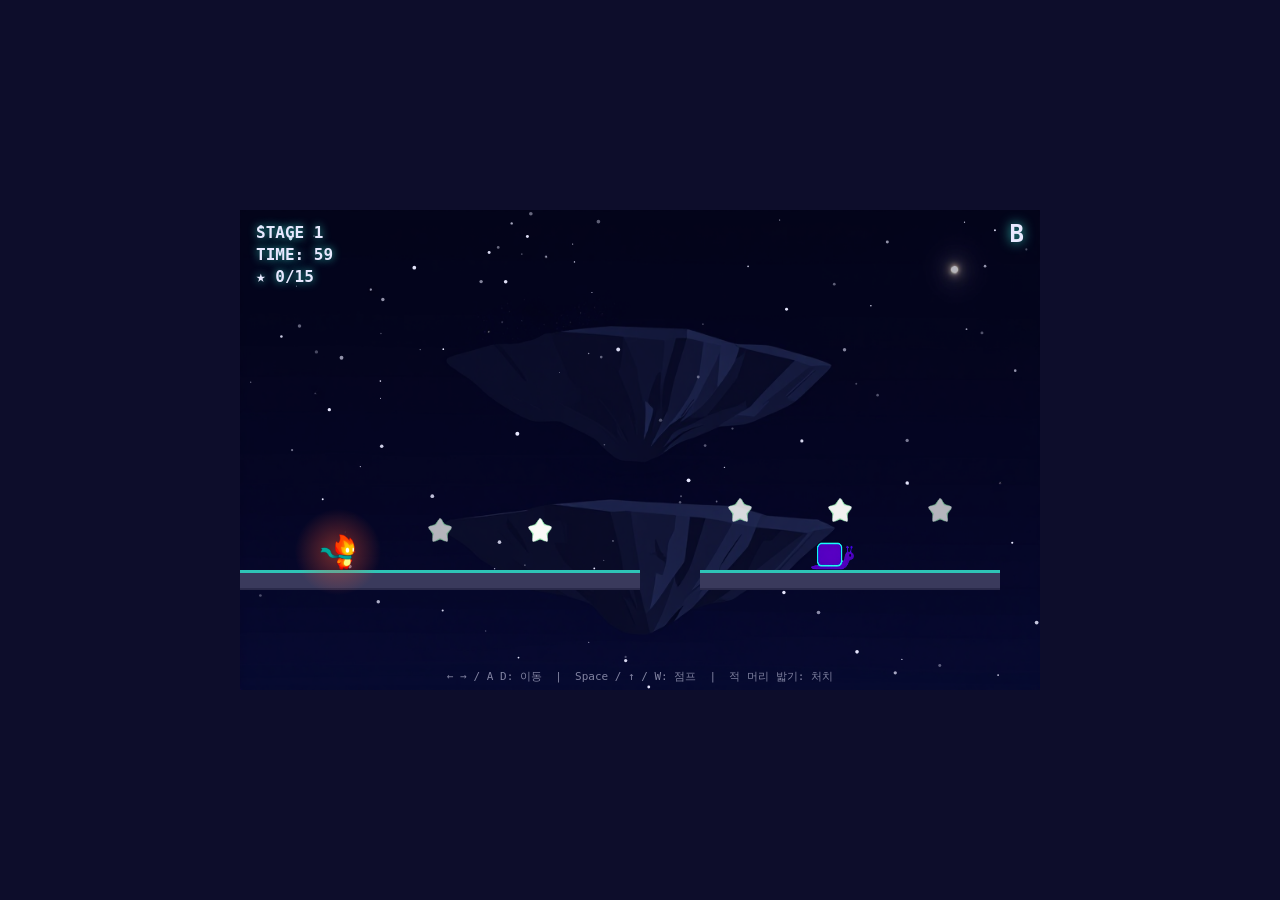
<file: sample_games/횡스크롤_html5_7dfc4f3aafc4/index.html>
<!DOCTYPE html>
<html lang="ko">
<head>
<meta charset="UTF-8">
<meta name="viewport" content="width=device-width, initial-scale=1.0">
<title>루미스와 빈 하늘</title>
<style>
* { margin: 0; padding: 0; box-sizing: border-box; }
body { background: #0D0D2B; display: flex; flex-direction: column; align-items: center; justify-content: center; height: 100vh; overflow: hidden; font-family: monospace; }
canvas { display: block; image-rendering: pixelated; max-width: 100vw; max-height: 100vh; }
#touch-controls { display: none; position: fixed; bottom: 0; left: 0; right: 0; padding: 10px; justify-content: space-between; align-items: flex-end; pointer-events: none; }
#touch-left { display: flex; gap: 8px; }
.touch-btn { width: 64px; height: 64px; background: rgba(46,196,182,0.35); border: 2px solid #2EC4B6; border-radius: 50%; color: #E8E8FF; font-size: 22px; display: flex; align-items: center; justify-content: center; pointer-events: all; user-select: none; -webkit-user-select: none; cursor: pointer; }
@media (pointer: coarse) { #touch-controls { display: flex; } }
</style>
</head>
<body>
<canvas id="c" width="800" height="480" aria-label="루미스와 빈 하늘 게임 캔버스" role="img"></canvas>
<div id="touch-controls">
  <div id="touch-left">
    <div class="touch-btn" id="btn-left">◀</div>
    <div class="touch-btn" id="btn-right">▶</div>
  </div>
  <div class="touch-btn" id="btn-jump">▲</div>
</div>
<script>
// ============================================================
//  루미스와 빈 하늘  —  Super Mario-style platformer
// ============================================================
const canvas = document.getElementById('c');
const ctx = canvas.getContext('2d');

// ---- Palette ----
const C = {
  bg:     '#0D0D2B',
  stone:  '#3A3A5C',
  teal:   '#2EC4B6',
  amber:  '#FF5733',
  lumen:  '#E8E8FF',
};

// ---- Assets ----
const IMG = {};
function loadImg(key, src) {
  const img = new Image();
  img.src = src;
  img.onload = () => { IMG[key] = img; };
  img.onerror = () => { IMG[key] = null; };
  return img;
}
loadImg('player',       'assets/player.png');
loadImg('snail',        'assets/snail.png');
loadImg('bat',          'assets/bat.png');
loadImg('starFragment', 'assets/star-fragment.png');
loadImg('starCore',     'assets/star-core.png');
loadImg('backdrop',     'assets/backdrop.png');

// ---- Constants ----
const W = 800, H = 480;
const GRAVITY       = 1400;   // px/s²
const MAX_SPEED     = 220;    // px/s
const ACCEL         = 600;    // px/s²
const FRICTION      = 500;    // px/s² decel
const JUMP_FORCE    = -520;   // initial jump velocity px/s
const JUMP_HOLD_MAX = 0.25;   // seconds
const JUMP_HOLD_ADD = -700;   // extra upward force while held
const STOMP_BOUNCE  = -280;   // px/s after stomp
const PIT_Y         = H + 80; // fall-off threshold
const TILE_H        = 20;     // platform visual height

// ---- Input ----
const keys = {};
const touchState = { left: false, right: false, jump: false };
window.addEventListener('keydown', e => { keys[e.code] = true; });
window.addEventListener('keyup',   e => { keys[e.code] = false; });
function isLeft()  { return keys['ArrowLeft']  || keys['KeyA'] || touchState.left; }
function isRight() { return keys['ArrowRight'] || keys['KeyD'] || touchState.right; }
function isJump()  { return keys['Space'] || keys['ArrowUp'] || keys['KeyW'] || touchState.jump; }

// Touch buttons
['btn-left','btn-right','btn-jump'].forEach(id => {
  const el = document.getElementById(id);
  if (!el) return;
  const prop = id === 'btn-left' ? 'left' : id === 'btn-right' ? 'right' : 'jump';
  el.addEventListener('pointerdown', e => { e.preventDefault(); touchState[prop] = true; });
  el.addEventListener('pointerup',   e => { e.preventDefault(); touchState[prop] = false; });
  el.addEventListener('pointerleave',e => { e.preventDefault(); touchState[prop] = false; });
});

// ---- Stage Data ----
// Platform: { x, y, w }  (world coords, y = top of platform)
// Enemy snail: { type:'snail', x, y, w:40, h:28, vx:60, dir:1, patrolX1, patrolX2, alive:true }
// Enemy bat:   { type:'bat',   x, y, cx, cy, r:80, angle:0, speed:1.5, alive:true }
// Star:        { x, y, collected:false }
// Core:        { x, y }

function makeStages() {
  return [
    // ---- STAGE 1 ----
    {
      timeLimit: 60,
      worldW: 2400,
      platforms: [
        {x:0,   y:360, w:400},
        {x:460, y:360, w:300},
        {x:820, y:320, w:200},
        {x:1080,y:360, w:350},
        {x:1490,y:360, w:300},
        {x:1850,y:360, w:500},
      ],
      enemies: [
        {type:'snail', x:500, y:332, patrolX1:460, patrolX2:760, dir:1},
        {type:'snail', x:1100,y:332, patrolX1:1080,patrolX2:1430,dir:-1},
      ],
      stars: [
        {x:200,y:320},{x:300,y:320},{x:500,y:300},{x:600,y:300},{x:700,y:300},
        {x:850,y:280},{x:950,y:280},{x:1100,y:300},{x:1200,y:300},{x:1300,y:300},
        {x:1500,y:320},{x:1600,y:320},{x:1700,y:320},{x:1900,y:320},{x:2000,y:320},
      ],
      core: {x:2150, y:320},
      playerStart: {x:80, y:300},
    },
    // ---- STAGE 2 ----
    {
      timeLimit: 50,
      worldW: 2800,
      platforms: [
        {x:0,   y:360, w:300},
        {x:380, y:340, w:200},
        {x:660, y:300, w:160},
        {x:900, y:360, w:250},
        {x:1230,y:320, w:180},
        {x:1490,y:360, w:220},
        {x:1790,y:300, w:160},
        {x:2030,y:360, w:280},
        {x:2390,y:360, w:360},
      ],
      enemies: [
        {type:'snail', x:400, y:312, patrolX1:380, patrolX2:580, dir:1},
        {type:'bat',   cx:800, cy:220, r:80, angle:0, speed:1.8},
        {type:'bat',   cx:1350,cy:200, r:80, angle:Math.PI, speed:1.6},
        {type:'snail', x:2050,y:332, patrolX1:2030,patrolX2:2310,dir:1},
      ],
      stars: [
        {x:150,y:320},{x:250,y:320},
        {x:400,y:300},{x:500,y:300},
        {x:680,y:260},{x:760,y:260},
        {x:950,y:320},{x:1050,y:320},{x:1130,y:320},
        {x:1260,y:280},{x:1340,y:280},
        {x:1520,y:320},{x:1620,y:320},
        {x:1820,y:260},{x:1900,y:260},
        {x:2060,y:320},{x:2160,y:320},{x:2260,y:320},
        {x:2420,y:320},{x:2520,y:320},{x:2620,y:320},
      ],
      core: {x:2680, y:310},
      playerStart: {x:80, y:300},
    },
    // ---- STAGE 3 ----
    {
      timeLimit: 45,
      worldW: 3200,
      platforms: [
        {x:0,   y:360, w:250},
        {x:330, y:340, w:140},
        {x:560, y:300, w:120},
        {x:770, y:340, w:140},
        {x:1000,y:360, w:160},
        {x:1250,y:310, w:120},
        {x:1460,y:360, w:150},
        {x:1710,y:300, w:130},
        {x:1940,y:360, w:160},
        {x:2200,y:320, w:140},
        {x:2440,y:360, w:180},
        {x:2720,y:310, w:160},
        {x:2980,y:360, w:180},
      ],
      enemies: [
        {type:'snail', x:350, y:312, patrolX1:330, patrolX2:470, dir:1},
        {type:'bat',   cx:650, cy:220, r:80, angle:0, speed:2.0},
        {type:'snail', x:1020,y:332, patrolX1:1000,patrolX2:1160,dir:1},
        {type:'bat',   cx:1350,cy:200, r:80, angle:Math.PI, speed:2.2},
        {type:'snail', x:1730,y:272, patrolX1:1710,patrolX2:1840,dir:-1},
        {type:'bat',   cx:2300,cy:210, r:80, angle:0.5, speed:2.0},
        {type:'snail', x:2460,y:332, patrolX1:2440,patrolX2:2620,dir:1},
      ],
      stars: [
        {x:100,y:320},{x:180,y:320},
        {x:360,y:300},{x:430,y:300},
        {x:590,y:260},{x:650,y:260},
        {x:800,y:300},{x:870,y:300},
        {x:1030,y:320},{x:1100,y:320},
        {x:1280,y:270},{x:1340,y:270},
        {x:1490,y:320},{x:1560,y:320},
        {x:1740,y:260},{x:1800,y:260},
        {x:1970,y:320},{x:2040,y:320},
        {x:2230,y:280},{x:2290,y:280},
        {x:2470,y:320},{x:2550,y:320},
        {x:2750,y:270},{x:2820,y:270},
        {x:3010,y:320},{x:3090,y:320},
      ],
      core: {x:3100, y:310},
      playerStart: {x:80, y:300},
    },
  ];
}

// ---- Particles ----
let particles = [];
function spawnParticles(x, y, color, count) {
  for (let i = 0; i < count; i++) {
    const angle = (Math.PI * 2 * i) / count + Math.random() * 0.5;
    const speed = 80 + Math.random() * 120;
    particles.push({
      x, y,
      vx: Math.cos(angle) * speed,
      vy: Math.sin(angle) * speed - 60,
      life: 0.6, maxLife: 0.6,
      color, r: 3 + Math.random() * 3,
    });
  }
}
function spawnRipple(x, y) {
  particles.push({ type:'ripple', x, y, r: 4, maxR: 20, life: 0.4, maxLife: 0.4 });
}
function spawnFloatText(x, y, text) {
  particles.push({ type:'text', x, y, vy: -60, text, life: 0.8, maxLife: 0.8 });
}

// ---- Game State ----
let stageIndex = 0;
let stages = makeStages();
let stage, player, enemies, stars, core, camera;
let gameState = 'PLAYING'; // PLAYING | RESTART | STAGE_CLEAR | GAME_CLEAR
let restartTimer = 0;
let stageClearTimer = 0;
let stageTime = 0;
let totalTime = 0;
let starsCollected = 0;
let totalStarsInStage = 0;
let finalGrade = 'C';
let allStarsCollected = 0;
let allStarsTotal = 0;
let allTimeBonus = 0;
let prevJump = false;
let jumpHoldTime = 0;
let isJumping = false;
let onGround = false;

// Stars for background
const bgStars = Array.from({length:100}, () => ({
  x: Math.random() * W,
  y: Math.random() * H,
  r: 0.5 + Math.random() * 1.5,
  seed: Math.random() * Math.PI * 2,
}));

// Parallax islands (canvas-drawn)
const islands1 = [
  {x:100, y:200, pts:[0,0, 200,0, 220,30, 180,40, 10,40, -20,20]},
  {x:500, y:150, pts:[0,0, 150,0, 160,25, 130,35, -10,30]},
  {x:700, y:240, pts:[0,0, 180,0, 190,28, 150,38, 10,38, -15,18]},
];
const islands2 = [
  {x:50,  y:280, pts:[0,0, 300,0, 320,40, 260,55, 20,55, -30,30]},
  {x:550, y:300, pts:[0,0, 250,0, 260,38, 200,50, 10,50, -20,28]},
];

function initStage(idx) {
  stageIndex = idx;
  stage = JSON.parse(JSON.stringify(stages[idx]));
  // Init enemies with proper fields
  stage.enemies = stage.enemies.map(e => {
    if (e.type === 'snail') {
      return { ...e, w:44, h:28, vx:60, alive:true, squashTimer:0 };
    } else {
      return { ...e, w:44, h:28, alive:true };
    }
  });
  stage.stars = stage.stars.map(s => ({ ...s, collected:false }));
  starsCollected = 0;
  totalStarsInStage = stage.stars.length;

  player = {
    x: stage.playerStart.x,
    y: stage.playerStart.y,
    w: 36, h: 36,
    vx: 0, vy: 0,
    onGround: false,
    facingRight: true,
    jumpHeld: false,
    jumpHoldTime: 0,
    canJump: false,
  };
  camera = { x: 0 };
  particles = [];
  stageTime = stage.timeLimit;
  gameState = 'PLAYING';
  prevJump = false;
}

function calcGrade(collectRate, timeBonus) {
  const score = collectRate * 100 + timeBonus;
  if (collectRate >= 1.0 && timeBonus >= 10) return 'S';
  if (score >= 85) return 'S';
  if (score >= 65) return 'A';
  if (score >= 40) return 'B';
  return 'C';
}

// ---- Platform collision ----
function getPlatforms() { return stage.platforms; }

function resolvePlayerPlatforms(p, dt) {
  p.onGround = false;
  const platforms = getPlatforms();
  // Move X
  p.x += p.vx * dt;
  // Clamp to world
  if (p.x < 0) { p.x = 0; p.vx = 0; }
  if (p.x + p.w > stage.worldW) { p.x = stage.worldW - p.w; p.vx = 0; }

  // Move Y
  p.y += p.vy * dt;

  for (const pl of platforms) {
    const px1 = p.x, px2 = p.x + p.w;
    const py1 = p.y, py2 = p.y + p.h;
    const plx1 = pl.x, plx2 = pl.x + pl.w;
    const ply = pl.y;

    // Overlap check
    if (px2 > plx1 && px1 < plx2) {
      // Landing on top (was above, now crossing)
      if (py2 >= ply && py2 <= ply + 30 && p.vy >= 0) {
        p.y = ply - p.h;
        p.vy = 0;
        p.onGround = true;
      }
    }
  }
}

// ---- Update ----
let lastTime = 0;
function update(ts) {
  const dt = Math.min((ts - lastTime) / 1000, 0.05);
  lastTime = ts;

  if (gameState === 'RESTART') {
    restartTimer -= dt;
    if (restartTimer <= 0) initStage(stageIndex);
    updateParticles(dt);
    return;
  }
  if (gameState === 'STAGE_CLEAR') {
    stageClearTimer -= dt;
    if (stageClearTimer <= 0) {
      if (stageIndex < 2) {
        allStarsCollected += starsCollected;
        allStarsTotal += totalStarsInStage;
        allTimeBonus += Math.floor(stageTime);
        initStage(stageIndex + 1);
      } else {
        allStarsCollected += starsCollected;
        allStarsTotal += totalStarsInStage;
        allTimeBonus += Math.floor(stageTime);
        const rate = allStarsTotal > 0 ? allStarsCollected / allStarsTotal : 0;
        finalGrade = calcGrade(rate, allTimeBonus);
        gameState = 'GAME_CLEAR';
      }
    }
    updateParticles(dt);
    return;
  }
  if (gameState === 'GAME_CLEAR') {
    if (isJump() && !prevJump) {
      stages = makeStages();
      allStarsCollected = 0; allStarsTotal = 0; allTimeBonus = 0; totalTime = 0;
      initStage(0);
    }
    prevJump = isJump();
    updateParticles(dt);
    return;
  }

  // PLAYING
  stageTime -= dt;
  totalTime += dt;
  if (stageTime <= 0) {
    stageTime = 0;
    triggerRestart();
    return;
  }

  const p = player;

  // Horizontal movement
  if (isLeft()) {
    p.vx -= ACCEL * dt;
    if (p.vx < -MAX_SPEED) p.vx = -MAX_SPEED;
    p.facingRight = false;
  } else if (isRight()) {
    p.vx += ACCEL * dt;
    if (p.vx > MAX_SPEED) p.vx = MAX_SPEED;
    p.facingRight = true;
  } else {
    // Friction
    if (p.vx > 0) { p.vx -= FRICTION * dt; if (p.vx < 0) p.vx = 0; }
    if (p.vx < 0) { p.vx += FRICTION * dt; if (p.vx > 0) p.vx = 0; }
  }

  // Jump
  const jumpPressed = isJump();
  if (jumpPressed && !prevJump && p.onGround) {
    p.vy = JUMP_FORCE;
    p.jumpHeld = true;
    p.jumpHoldTime = 0;
    p.onGround = false;
  }
  if (jumpPressed && p.jumpHeld) {
    p.jumpHoldTime += dt;
    if (p.jumpHoldTime < JUMP_HOLD_MAX) {
      p.vy += JUMP_HOLD_ADD * dt;
    } else {
      p.jumpHeld = false;
    }
  }
  if (!jumpPressed) {
    p.jumpHeld = false;
  }
  prevJump = jumpPressed;

  // Gravity
  p.vy += GRAVITY * dt;
  if (p.vy > 900) p.vy = 900;

  // Platform resolution
  resolvePlayerPlatforms(p, dt);

  // Pit death
  if (p.y > PIT_Y) {
    triggerRestart();
    return;
  }

  // Update enemies
  for (const e of stage.enemies) {
    if (!e.alive) continue;
    if (e.type === 'snail') {
      e.x += e.vx * e.dir * dt;
      if (e.x <= e.patrolX1) { e.x = e.patrolX1; e.dir = 1; }
      if (e.x + e.w >= e.patrolX2) { e.x = e.patrolX2 - e.w; e.dir = -1; }
      // Snail stays on platform y
      e.y = e.y; // already set
    } else if (e.type === 'bat') {
      e.angle += e.speed * dt;
      // U-shape orbit: x = cx + r*cos, y = cy + |r*sin| (only lower half)
      e.x = e.cx + e.r * Math.cos(e.angle) - e.w / 2;
      e.y = e.cy + Math.abs(e.r * Math.sin(e.angle)) - e.h / 2;
    }
  }

  // Enemy collision
  for (const e of stage.enemies) {
    if (!e.alive) continue;
    const ex = e.x, ey = e.y, ew = e.w, eh = e.h;
    const px = p.x, py = p.y, pw = p.w, ph = p.h;
    // AABB overlap
    if (px + pw > ex && px < ex + ew && py + ph > ey && py < ey + eh) {
      // Stomp: player falling, player bottom near enemy top
      const playerBottom = py + ph;
      const enemyTop = ey;
      if (p.vy > 0 && playerBottom - enemyTop < 20 && playerBottom > enemyTop) {
        // Stomp!
        e.alive = false;
        p.vy = STOMP_BOUNCE;
        spawnParticles(ex + ew/2, ey + eh/2, C.stone, 6);
        spawnFloatText(ex + ew/2, ey, '+STOMP');
      } else {
        // Side/bottom hit → death
        triggerRestart();
        return;
      }
    }
  }

  // Star collection
  for (const s of stage.stars) {
    if (s.collected) continue;
    const dx = (p.x + p.w/2) - s.x;
    const dy = (p.y + p.h/2) - s.y;
    const dist = Math.sqrt(dx*dx + dy*dy);
    if (dist < 28) {
      s.collected = true;
      starsCollected++;
      spawnRipple(s.x, s.y);
      spawnFloatText(s.x, s.y - 10, '+1');
    }
  }

  // Star core
  const sc = stage.core;
  const cdx = (p.x + p.w/2) - sc.x;
  const cdy = (p.y + p.h/2) - sc.y;
  if (Math.sqrt(cdx*cdx + cdy*cdy) < 36) {
    gameState = 'STAGE_CLEAR';
    stageClearTimer = 1.5;
    spawnParticles(sc.x, sc.y, C.teal, 12);
    spawnParticles(sc.x, sc.y, C.lumen, 8);
  }

  // Camera
  const targetCamX = p.x - W * 0.35;
  camera.x += (targetCamX - camera.x) * 8 * dt;
  if (camera.x < 0) camera.x = 0;
  if (camera.x > stage.worldW - W) camera.x = stage.worldW - W;

  updateParticles(dt);
}

function triggerRestart() {
  gameState = 'RESTART';
  restartTimer = 0.8;
  spawnParticles(player.x + player.w/2, player.y + player.h/2, C.amber, 8);
}

function updateParticles(dt) {
  for (let i = particles.length - 1; i >= 0; i--) {
    const p = particles[i];
    p.life -= dt;
    if (p.life <= 0) { particles.splice(i, 1); continue; }
    if (p.type === 'ripple') { p.r += (p.maxR - 4) * dt / p.maxLife * 2; }
    else if (p.type === 'text') { p.y += p.vy * dt; }
    else { p.x += p.vx * dt; p.y += p.vy * dt; p.vy += 300 * dt; }
  }
}

// ---- Render ----
function render(ts) {
  ctx.clearRect(0, 0, W, H);

  // Background
  drawBackground(ts);

  // World transform
  ctx.save();
  ctx.translate(-Math.floor(camera.x), 0);

  // Platforms
  drawPlatforms();

  // Stars
  drawStars(ts);

  // Star core
  drawStarCore(ts);

  // Enemies
  drawEnemies(ts);

  // Player
  drawPlayer(ts);

  // Particles (world space)
  drawParticlesWorld();

  ctx.restore();

  // HUD
  drawHUD(ts);

  // Overlay states
  if (gameState === 'RESTART') {
    drawOverlay('STAGE RESTART', C.amber);
  } else if (gameState === 'STAGE_CLEAR') {
    drawOverlay(`STAGE ${stageIndex + 1} CLEAR!`, C.teal);
  } else if (gameState === 'GAME_CLEAR') {
    drawGameClear();
  }
}

function drawBackground(ts) {
  // Sky
  ctx.fillStyle = C.bg;
  ctx.fillRect(0, 0, W, H);

  // Backdrop image
  if (IMG.backdrop) {
    ctx.globalAlpha = 0.7;
    ctx.drawImage(IMG.backdrop, 0, 0, W, H);
    ctx.globalAlpha = 1;
  } else {
    // Parallax islands layer 1 (far)
    ctx.save();
    ctx.globalAlpha = 0.35;
    ctx.fillStyle = C.stone;
    const off1 = camera.x * 0.15;
    for (const isl of islands1) {
      ctx.save();
      ctx.translate(isl.x - off1, isl.y);
      ctx.beginPath();
      for (let i = 0; i < isl.pts.length; i += 2) {
        i === 0 ? ctx.moveTo(isl.pts[i], isl.pts[i+1]) : ctx.lineTo(isl.pts[i], isl.pts[i+1]);
      }
      ctx.closePath();
      ctx.fill();
      ctx.restore();
    }
    ctx.restore();

    // Parallax islands layer 2 (near)
    ctx.save();
    ctx.globalAlpha = 0.6;
    ctx.fillStyle = C.stone;
    const off2 = camera.x * 0.35;
    for (const isl of islands2) {
      ctx.save();
      ctx.translate(isl.x - off2, isl.y);
      ctx.beginPath();
      for (let i = 0; i < isl.pts.length; i += 2) {
        i === 0 ? ctx.moveTo(isl.pts[i], isl.pts[i+1]) : ctx.lineTo(isl.pts[i], isl.pts[i+1]);
      }
      ctx.closePath();
      ctx.fill();
      ctx.restore();
    }
    ctx.restore();
  }

  // Background stars (twinkle)
  for (const s of bgStars) {
    const alpha = 0.3 + 0.7 * (0.5 + 0.5 * Math.sin(ts * 0.001 + s.seed));
    ctx.globalAlpha = alpha;
    ctx.fillStyle = C.lumen;
    ctx.beginPath();
    ctx.arc(s.x, s.y, s.r, 0, Math.PI * 2);
    ctx.fill();
  }
  ctx.globalAlpha = 1;
}

function drawPlatforms() {
  for (const pl of stage.platforms) {
    // Body
    ctx.fillStyle = C.stone;
    ctx.fillRect(pl.x, pl.y, pl.w, TILE_H);
    // Teal top strip
    ctx.fillStyle = C.teal;
    ctx.fillRect(pl.x, pl.y, pl.w, 3);
    // Subtle bottom edge
    ctx.fillStyle = '#2A2A4A';
    ctx.fillRect(pl.x, pl.y + TILE_H - 2, pl.w, 2);
  }
}

function drawStars(ts) {
  for (const s of stage.stars) {
    if (s.collected) continue;
    const wx = s.x - camera.x;
    if (wx < -30 || wx > W + 30) continue; // skip off-screen (already in world space)
    const glow = 0.5 + 0.5 * Math.sin(ts * 0.003 + s.x * 0.1);
    if (IMG.starFragment) {
      ctx.save();
      ctx.globalAlpha = 0.7 + 0.3 * glow;
      ctx.drawImage(IMG.starFragment, s.x - 12, s.y - 12, 24, 24);
      ctx.restore();
    } else {
      // Canvas fallback star
      ctx.save();
      ctx.globalAlpha = 0.8 + 0.2 * glow;
      ctx.shadowColor = C.lumen;
      ctx.shadowBlur = 8 * glow;
      drawStar5(s.x, s.y, 10, 5, C.lumen);
      ctx.restore();
    }
  }
}

function drawStar5(cx, cy, r, n, color) {
  ctx.fillStyle = color;
  ctx.beginPath();
  for (let i = 0; i < n * 2; i++) {
    const angle = (Math.PI / n) * i - Math.PI / 2;
    const radius = i % 2 === 0 ? r : r * 0.4;
    const x = cx + radius * Math.cos(angle);
    const y = cy + radius * Math.sin(angle);
    i === 0 ? ctx.moveTo(x, y) : ctx.lineTo(x, y);
  }
  ctx.closePath();
  ctx.fill();
}

function drawStarCore(ts) {
  const sc = stage.core;
  const wx = sc.x - camera.x;
  if (wx < -60 || wx > W + 60) return;

  ctx.save();
  // Glow
  const grad = ctx.createRadialGradient(sc.x, sc.y, 0, sc.x, sc.y, 50);
  grad.addColorStop(0, 'rgba(232,232,255,0.6)');
  grad.addColorStop(0.5, 'rgba(46,196,182,0.3)');
  grad.addColorStop(1, 'rgba(13,13,43,0)');
  ctx.fillStyle = grad;
  ctx.beginPath();
  ctx.arc(sc.x, sc.y, 50, 0, Math.PI * 2);
  ctx.fill();

  if (IMG.starCore) {
    ctx.drawImage(IMG.starCore, sc.x - 28, sc.y - 28, 56, 56);
  } else {
    // Rotating rings
    ctx.strokeStyle = C.teal;
    ctx.lineWidth = 2;
    ctx.save();
    ctx.translate(sc.x, sc.y);
    ctx.rotate(ts * 0.001 * 0.02 * 60);
    ctx.beginPath();
    ctx.ellipse(0, 0, 28, 12, 0, 0, Math.PI * 2);
    ctx.stroke();
    ctx.restore();
    ctx.save();
    ctx.translate(sc.x, sc.y);
    ctx.rotate(-ts * 0.001 * 0.035 * 60);
    ctx.beginPath();
    ctx.ellipse(0, 0, 22, 10, Math.PI/4, 0, Math.PI * 2);
    ctx.stroke();
    ctx.restore();
    // Core
    ctx.fillStyle = C.lumen;
    ctx.shadowColor = C.teal;
    ctx.shadowBlur = 16;
    drawStar5(sc.x, sc.y, 20, 5, C.lumen);
  }
  ctx.restore();
}

function drawEnemies(ts) {
  for (const e of stage.enemies) {
    if (!e.alive) continue;
    if (e.type === 'snail') {
      const wx = e.x - camera.x;
      if (wx < -60 || wx > W + 60) continue;
      if (IMG.snail) {
        ctx.save();
        if (e.dir < 0) {
          ctx.translate(e.x + e.w, e.y);
          ctx.scale(-1, 1);
          ctx.drawImage(IMG.snail, 0, 0, e.w, e.h);
        } else {
          ctx.drawImage(IMG.snail, e.x, e.y, e.w, e.h);
        }
        ctx.restore();
      } else {
        // Canvas fallback
        ctx.fillStyle = C.stone;
        ctx.fillRect(e.x, e.y, e.w, e.h);
        ctx.strokeStyle = C.teal;
        ctx.lineWidth = 2;
        ctx.strokeRect(e.x, e.y, e.w, e.h);
        // Antennae
        ctx.strokeStyle = C.teal;
        ctx.lineWidth = 1.5;
        ctx.beginPath();
        ctx.moveTo(e.x + 10, e.y); ctx.lineTo(e.x + 8, e.y - 8);
        ctx.moveTo(e.x + 18, e.y); ctx.lineTo(e.x + 16, e.y - 8);
        ctx.stroke();
      }
    } else if (e.type === 'bat') {
      const wx = e.x - camera.x;
      if (wx < -80 || wx > W + 80) continue;
      const cx = e.x + e.w / 2;
      const cy = e.y + e.h / 2;
      const wingFlap = Math.sin(ts * 0.008) * 6;
      if (IMG.bat) {
        ctx.save();
        ctx.drawImage(IMG.bat, e.x, e.y, e.w, e.h);
        ctx.restore();
      } else {
        // Canvas bat
        ctx.save();
        ctx.fillStyle = '#0D0D2B';
        ctx.strokeStyle = C.stone;
        ctx.lineWidth = 1.5;
        // Left wing
        ctx.beginPath();
        ctx.moveTo(cx, cy);
        ctx.quadraticCurveTo(cx - 20, cy - 10 + wingFlap, cx - 30, cy + 5);
        ctx.quadraticCurveTo(cx - 18, cy + 8, cx, cy + 4);
        ctx.fill(); ctx.stroke();
        // Right wing
        ctx.beginPath();
        ctx.moveTo(cx, cy);
        ctx.quadraticCurveTo(cx + 20, cy - 10 + wingFlap, cx + 30, cy + 5);
        ctx.quadraticCurveTo(cx + 18, cy + 8, cx, cy + 4);
        ctx.fill(); ctx.stroke();
        // Body
        ctx.fillStyle = '#0D0D2B';
        ctx.beginPath();
        ctx.ellipse(cx, cy, 10, 8, 0, 0, Math.PI * 2);
        ctx.fill();
        // Eyes
        ctx.fillStyle = C.lumen;
        ctx.shadowColor = C.lumen;
        ctx.shadowBlur = 4;
        ctx.beginPath();
        ctx.arc(cx - 4, cy - 2, 2, 0, Math.PI * 2);
        ctx.arc(cx + 4, cy - 2, 2, 0, Math.PI * 2);
        ctx.fill();
        ctx.restore();
      }
    }
  }
}

function drawPlayer(ts) {
  const p = player;
  const cx = p.x + p.w / 2;
  const cy = p.y + p.h / 2;

  if (IMG.player) {
    ctx.save();
    // Glow
    const grad = ctx.createRadialGradient(cx, cy, 0, cx, cy, p.w * 1.2);
    grad.addColorStop(0, 'rgba(255,87,51,0.45)');
    grad.addColorStop(1, 'rgba(255,87,51,0)');
    ctx.fillStyle = grad;
    ctx.beginPath();
    ctx.arc(cx, cy, p.w * 1.2, 0, Math.PI * 2);
    ctx.fill();

    if (!p.facingRight) {
      ctx.translate(p.x + p.w, p.y);
      ctx.scale(-1, 1);
      ctx.drawImage(IMG.player, 0, 0, p.w, p.h);
    } else {
      ctx.drawImage(IMG.player, p.x, p.y, p.w, p.h);
    }
    ctx.restore();
  } else {
    // Canvas fallback
    ctx.save();
    // Glow
    const grad = ctx.createRadialGradient(cx, cy, 0, cx, cy, p.w);
    grad.addColorStop(0, 'rgba(255,87,51,0.5)');
    grad.addColorStop(1, 'rgba(255,87,51,0)');
    ctx.fillStyle = grad;
    ctx.beginPath();
    ctx.arc(cx, cy, p.w, 0, Math.PI * 2);
    ctx.fill();

    // Scarf tail
    const scarfDir = p.facingRight ? -1 : 1;
    const scarfLen = 12 + Math.abs(p.vx) * 0.06;
    ctx.strokeStyle = C.teal;
    ctx.lineWidth = 3;
    ctx.lineCap = 'round';
    ctx.beginPath();
    ctx.moveTo(cx + scarfDir * (-p.w * 0.3), cy);
    ctx.quadraticCurveTo(cx + scarfDir * scarfLen, cy - 4, cx + scarfDir * (scarfLen * 1.5), cy + 6);
    ctx.stroke();
    ctx.beginPath();
    ctx.moveTo(cx + scarfDir * (-p.w * 0.3), cy + 4);
    ctx.quadraticCurveTo(cx + scarfDir * (scarfLen * 0.8), cy + 2, cx + scarfDir * (scarfLen * 1.3), cy + 10);
    ctx.stroke();

    // Body
    ctx.fillStyle = C.amber;
    ctx.beginPath();
    ctx.arc(cx, cy, p.w / 2, 0, Math.PI * 2);
    ctx.fill();

    // Eyes
    const eyeOffX = p.facingRight ? 5 : -5;
    ctx.fillStyle = 'white';
    ctx.beginPath();
    ctx.arc(cx + eyeOffX - 4, cy - 4, 5, 0, Math.PI * 2);
    ctx.arc(cx + eyeOffX + 4, cy - 4, 5, 0, Math.PI * 2);
    ctx.fill();
    ctx.fillStyle = '#222';
    ctx.beginPath();
    ctx.arc(cx + eyeOffX - 3, cy - 4, 2.5, 0, Math.PI * 2);
    ctx.arc(cx + eyeOffX + 5, cy - 4, 2.5, 0, Math.PI * 2);
    ctx.fill();
    ctx.restore();
  }
}

function drawParticlesWorld() {
  for (const p of particles) {
    const alpha = p.life / p.maxLife;
    if (p.type === 'ripple') {
      ctx.save();
      ctx.globalAlpha = alpha * 0.8;
      ctx.strokeStyle = C.lumen;
      ctx.lineWidth = 2;
      ctx.beginPath();
      ctx.arc(p.x, p.y, p.r, 0, Math.PI * 2);
      ctx.stroke();
      ctx.restore();
    } else if (p.type === 'text') {
      ctx.save();
      ctx.globalAlpha = alpha;
      ctx.fillStyle = C.lumen;
      ctx.font = 'bold 14px monospace';
      ctx.textAlign = 'center';
      ctx.shadowColor = C.teal;
      ctx.shadowBlur = 6;
      ctx.fillText(p.text, p.x, p.y);
      ctx.restore();
    } else {
      ctx.save();
      ctx.globalAlpha = alpha;
      ctx.fillStyle = p.color;
      ctx.beginPath();
      ctx.arc(p.x, p.y, p.r, 0, Math.PI * 2);
      ctx.fill();
      ctx.restore();
    }
  }
}

function drawHUD(ts) {
  // Stage & timer
  const timeLeft = Math.ceil(stageTime);
  const timerColor = stageTime < 10 ? '#FF5733' : C.lumen;

  ctx.save();
  ctx.font = 'bold 16px monospace';
  ctx.textAlign = 'left';
  ctx.fillStyle = C.lumen;
  ctx.shadowColor = C.teal;
  ctx.shadowBlur = 8;
  ctx.fillText(`STAGE ${stageIndex + 1}`, 16, 28);
  ctx.fillStyle = timerColor;
  ctx.fillText(`TIME: ${timeLeft}`, 16, 50);
  ctx.fillStyle = C.lumen;
  ctx.fillText(`★ ${starsCollected}/${totalStarsInStage}`, 16, 72);

  // Grade preview
  const rate = totalStarsInStage > 0 ? starsCollected / totalStarsInStage : 0;
  const previewGrade = calcGrade(rate, Math.floor(stageTime));
  ctx.textAlign = 'right';
  ctx.font = 'bold 24px monospace';
  ctx.shadowColor = C.teal;
  ctx.shadowBlur = 12;
  ctx.fillStyle = C.lumen;
  ctx.fillText(previewGrade, W - 16, 32);

  // Controls hint (small)
  ctx.font = '11px monospace';
  ctx.textAlign = 'center';
  ctx.globalAlpha = 0.55;
  ctx.shadowBlur = 0;
  ctx.fillStyle = C.lumen;
  ctx.fillText('← → / A D: 이동  |  Space / ↑ / W: 점프  |  적 머리 밟기: 처치', W / 2, H - 10);
  ctx.restore();
}

function drawOverlay(text, color) {
  ctx.save();
  ctx.fillStyle = 'rgba(13,13,43,0.65)';
  ctx.fillRect(0, 0, W, H);
  ctx.font = 'bold 42px monospace';
  ctx.textAlign = 'center';
  ctx.fillStyle = color;
  ctx.shadowColor = color;
  ctx.shadowBlur = 20;
  ctx.fillText(text, W / 2, H / 2);
  ctx.restore();
}

function drawGameClear() {
  ctx.save();
  ctx.fillStyle = 'rgba(13,13,43,0.82)';
  ctx.fillRect(0, 0, W, H);

  ctx.textAlign = 'center';
  ctx.shadowColor = C.teal;
  ctx.shadowBlur = 20;

  ctx.font = 'bold 52px monospace';
  ctx.fillStyle = C.lumen;
  ctx.fillText('GAME CLEAR!', W / 2, H / 2 - 80);

  ctx.font = 'bold 80px monospace';
  ctx.fillStyle = finalGrade === 'S' ? '#FFD700' : finalGrade === 'A' ? C.teal : finalGrade === 'B' ? C.amber : C.lumen;
  ctx.shadowColor = ctx.fillStyle;
  ctx.shadowBlur = 30;
  ctx.fillText(finalGrade, W / 2, H / 2 + 10);

  ctx.font = 'bold 20px monospace';
  ctx.fillStyle = C.lumen;
  ctx.shadowBlur = 8;
  const mins = Math.floor(totalTime / 60);
  const secs = Math.floor(totalTime % 60);
  ctx.fillText(`총 시간: ${mins}:${secs.toString().padStart(2,'0')}`, W / 2, H / 2 + 70);
  ctx.fillText(`별 조각: ${allStarsCollected}/${allStarsTotal}`, W / 2, H / 2 + 100);

  ctx.font = '16px monospace';
  ctx.globalAlpha = 0.7;
  ctx.fillText('Space 키를 눌러 처음부터 다시 시작', W / 2, H / 2 + 145);
  ctx.restore();
}

// ---- Loop ----
function loop(ts) {
  update(ts);
  render(ts);
  requestAnimationFrame(loop);
}

// ---- Init ----
stages = makeStages();
initStage(0);
requestAnimationFrame(loop);
</script>
</body>
</html>
</file>
